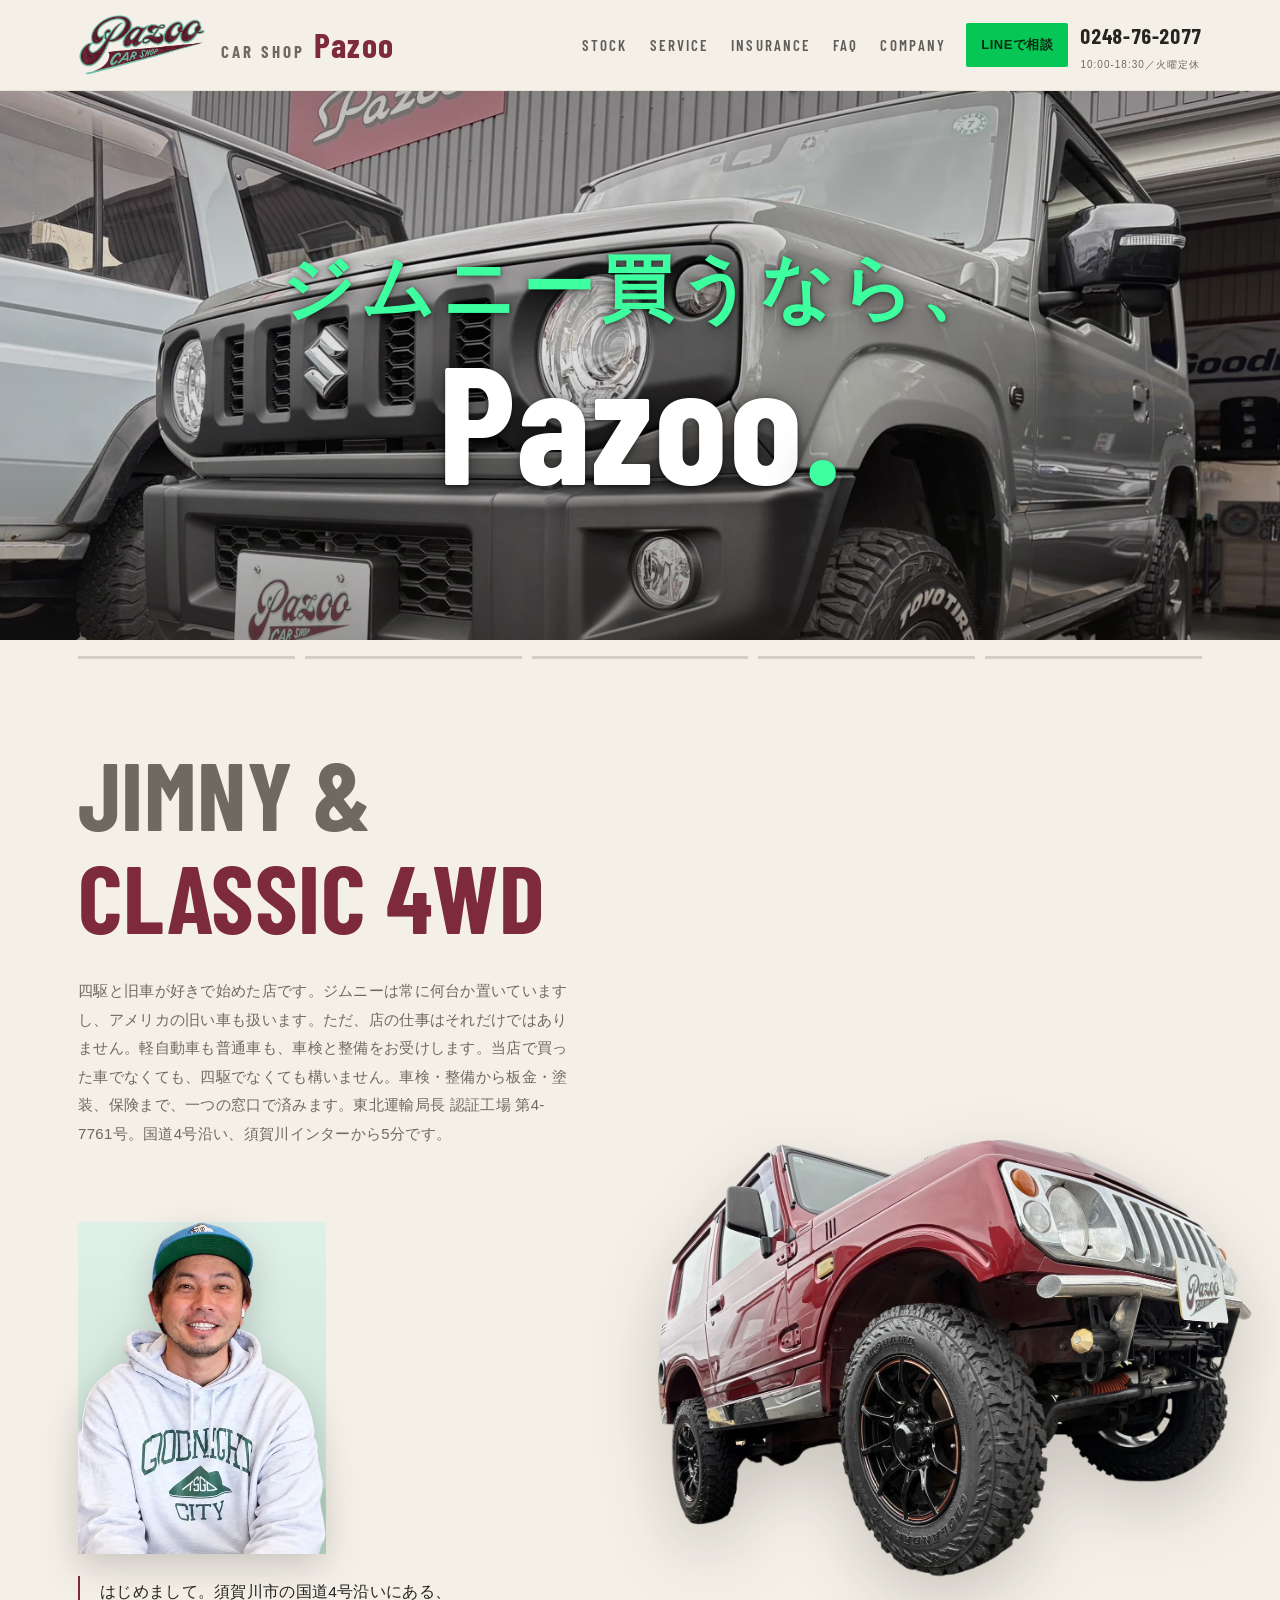
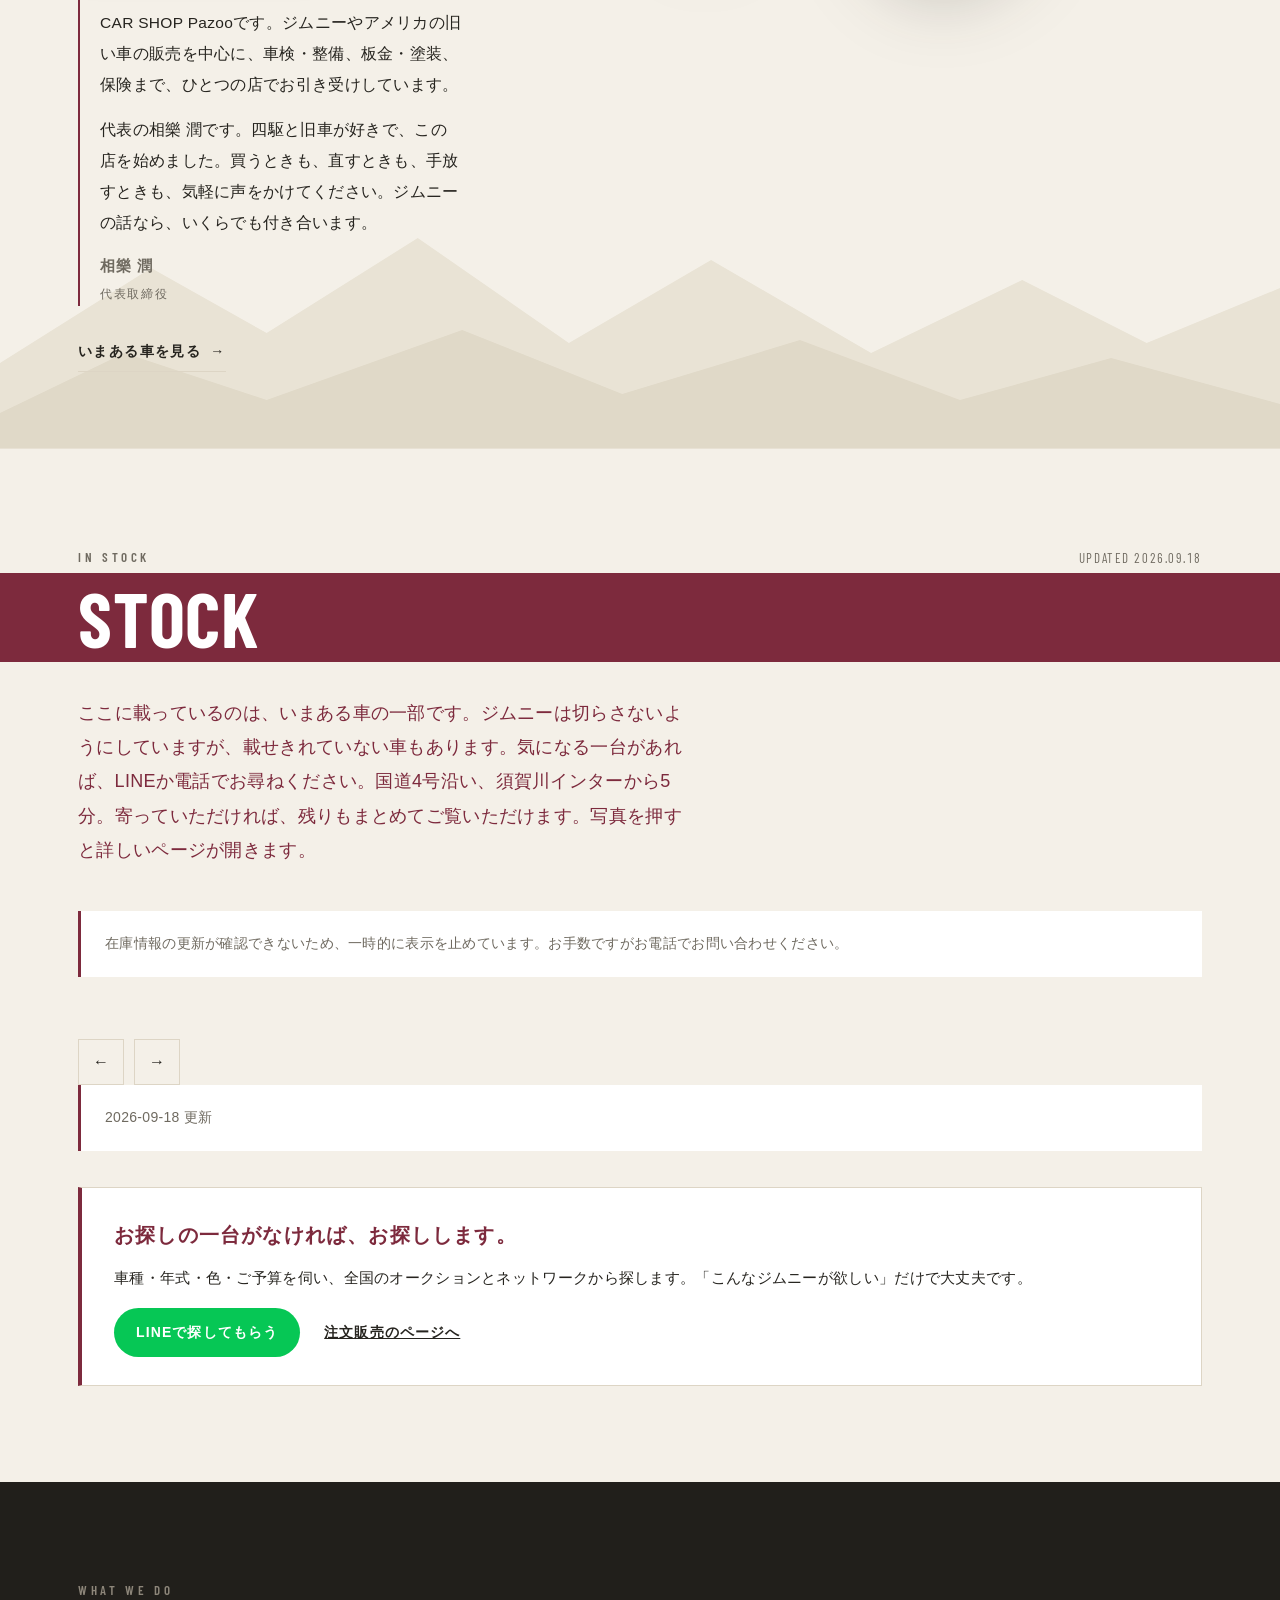
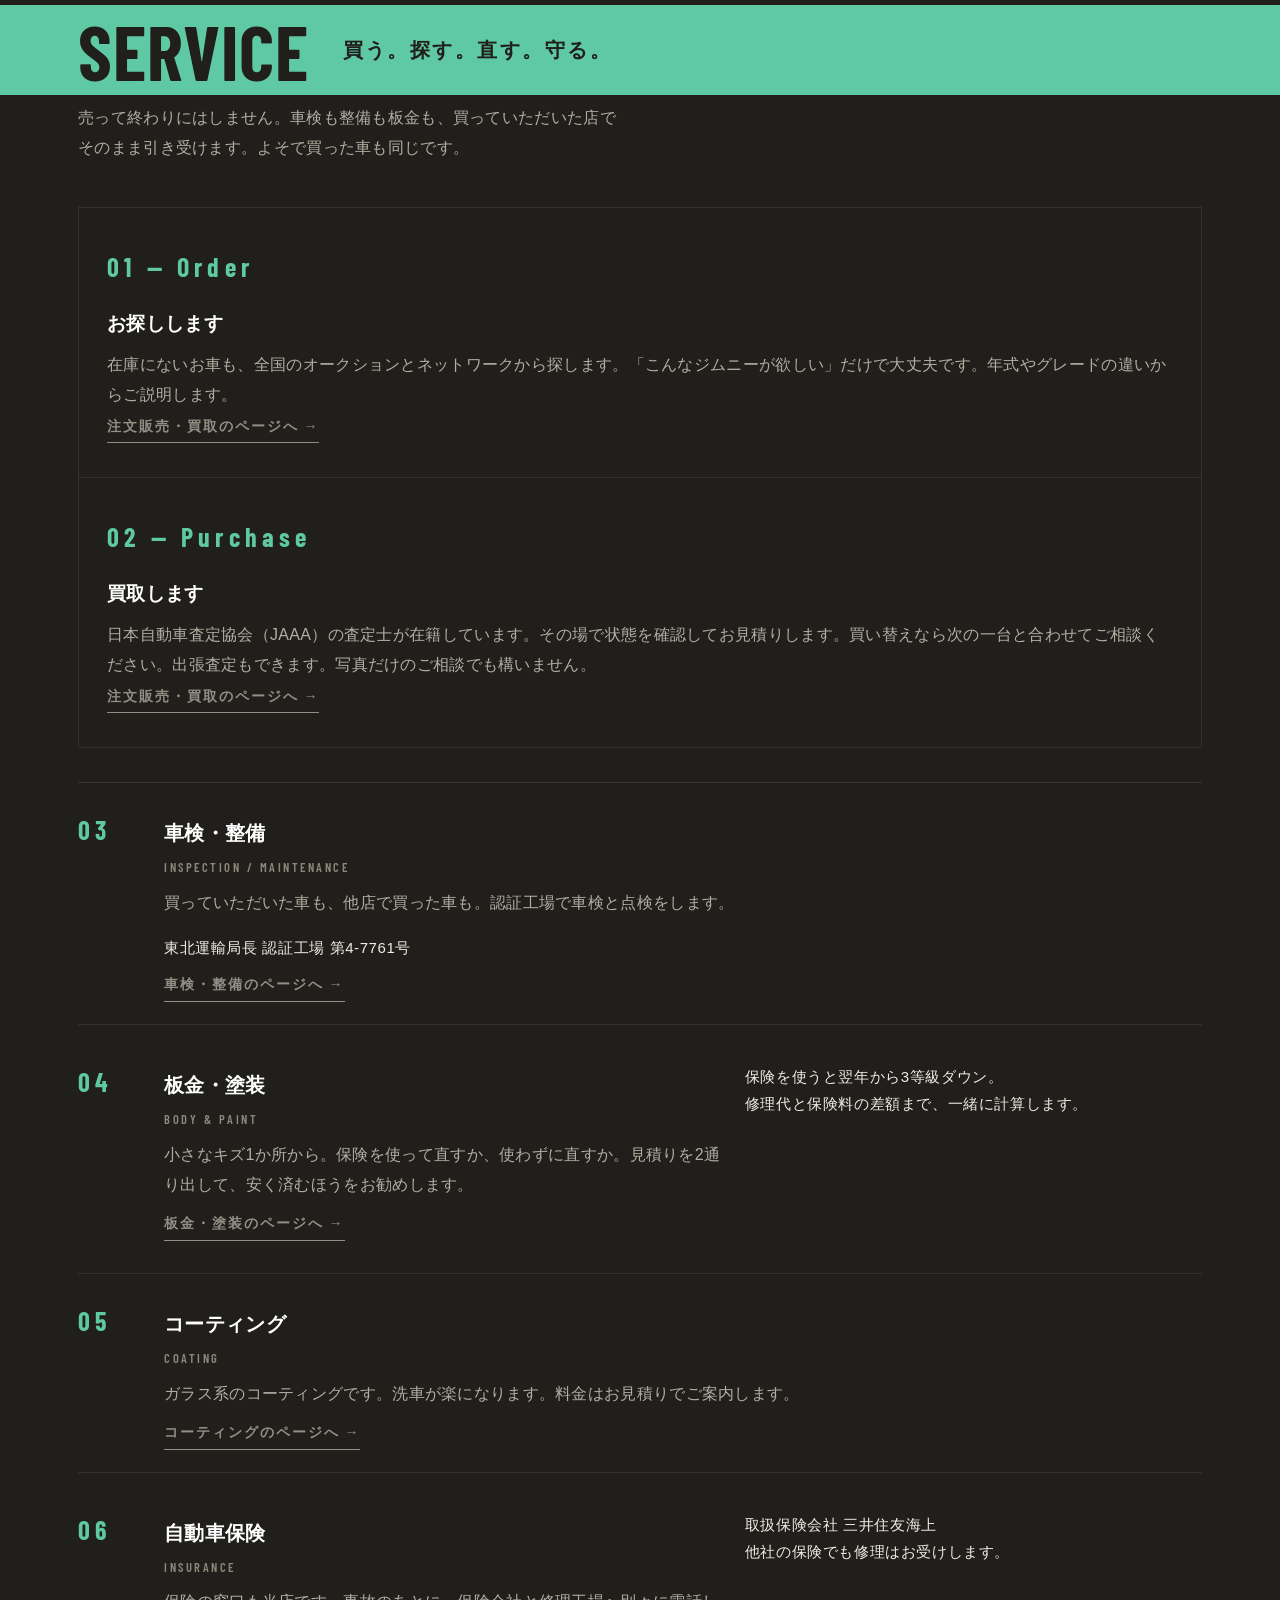
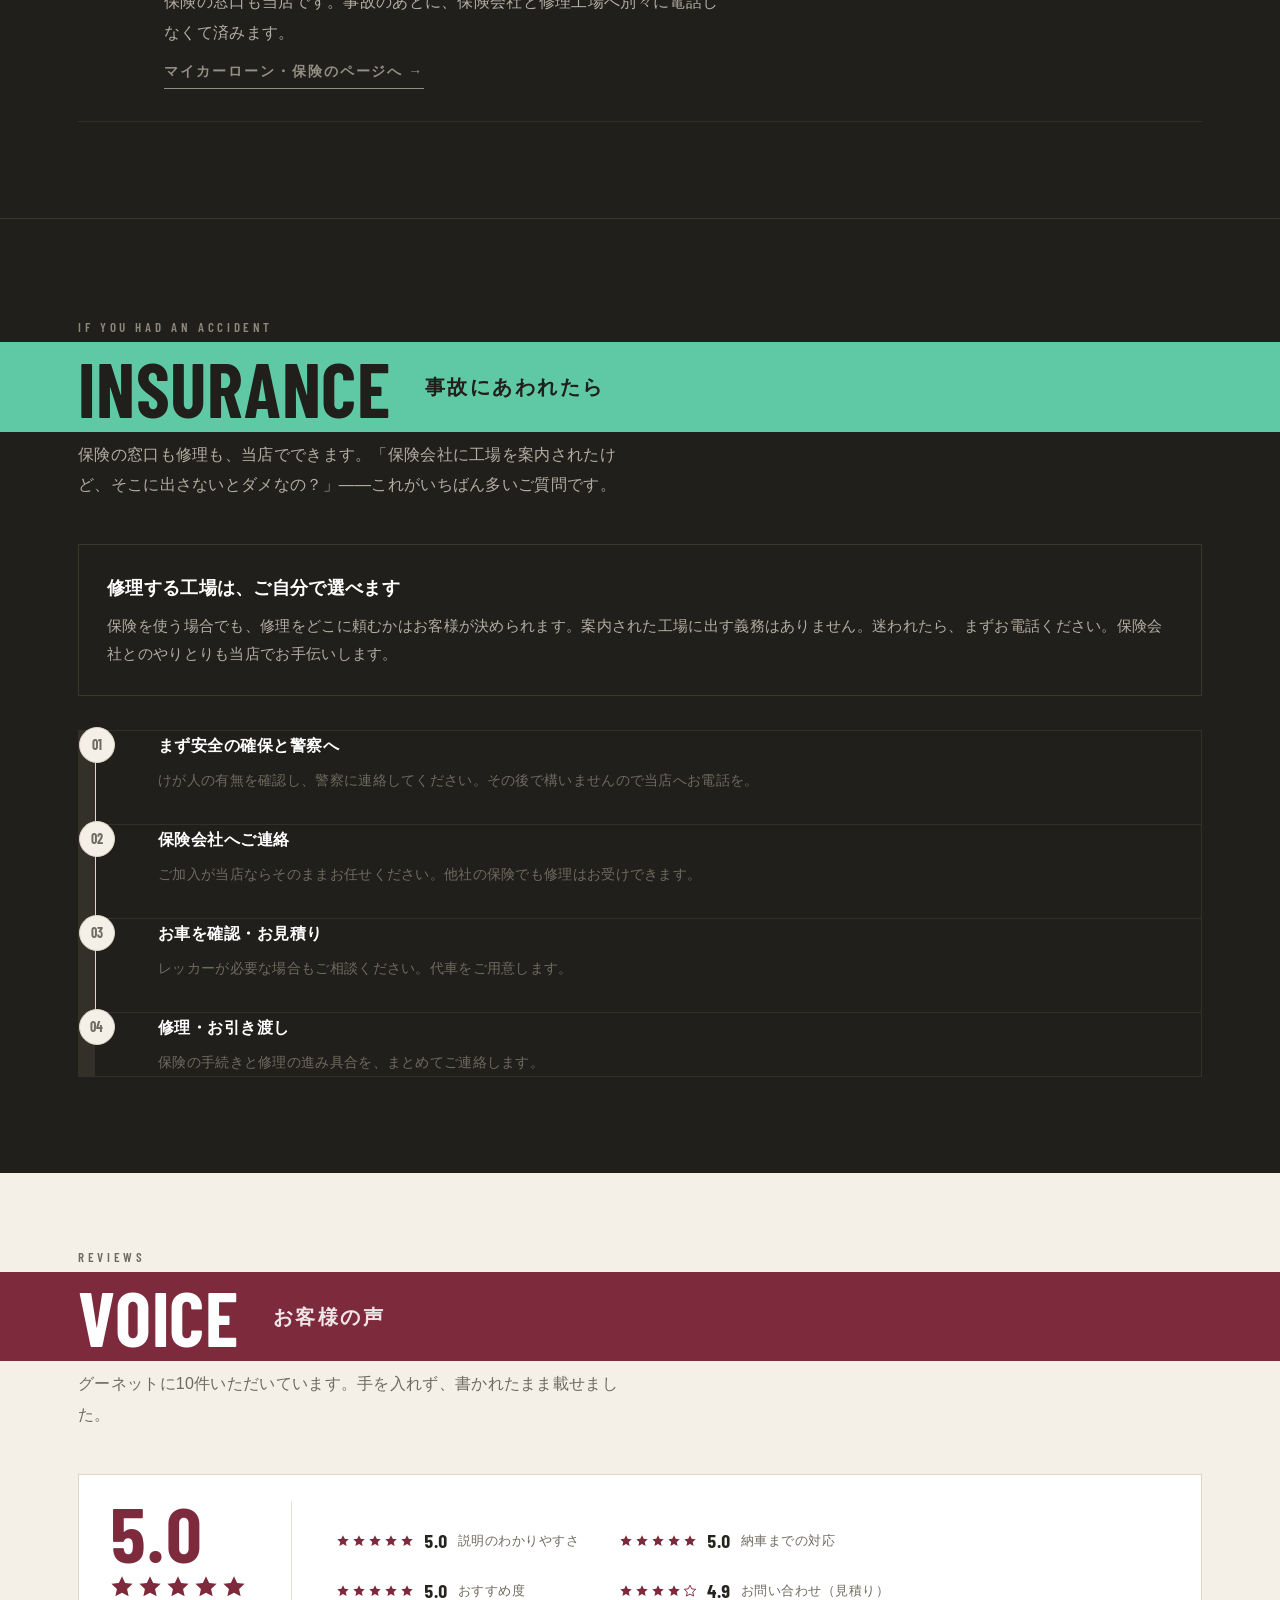
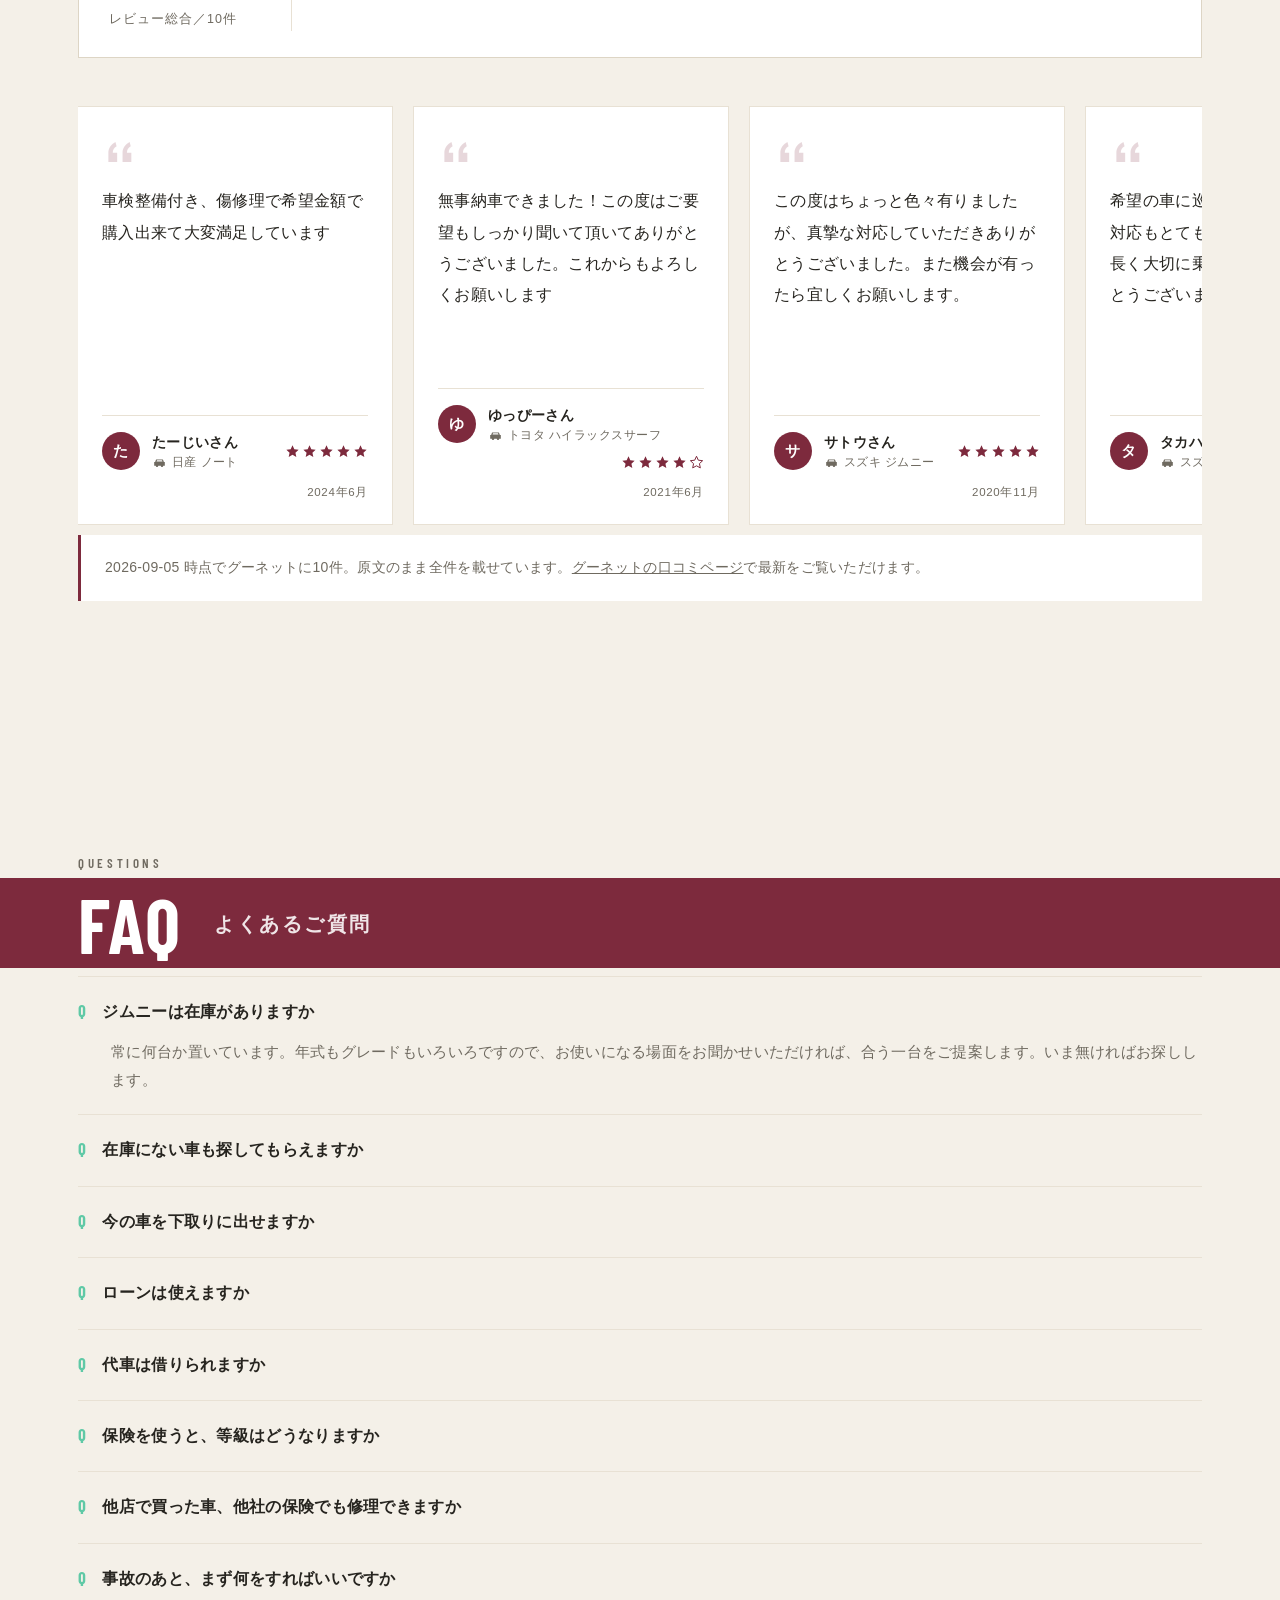
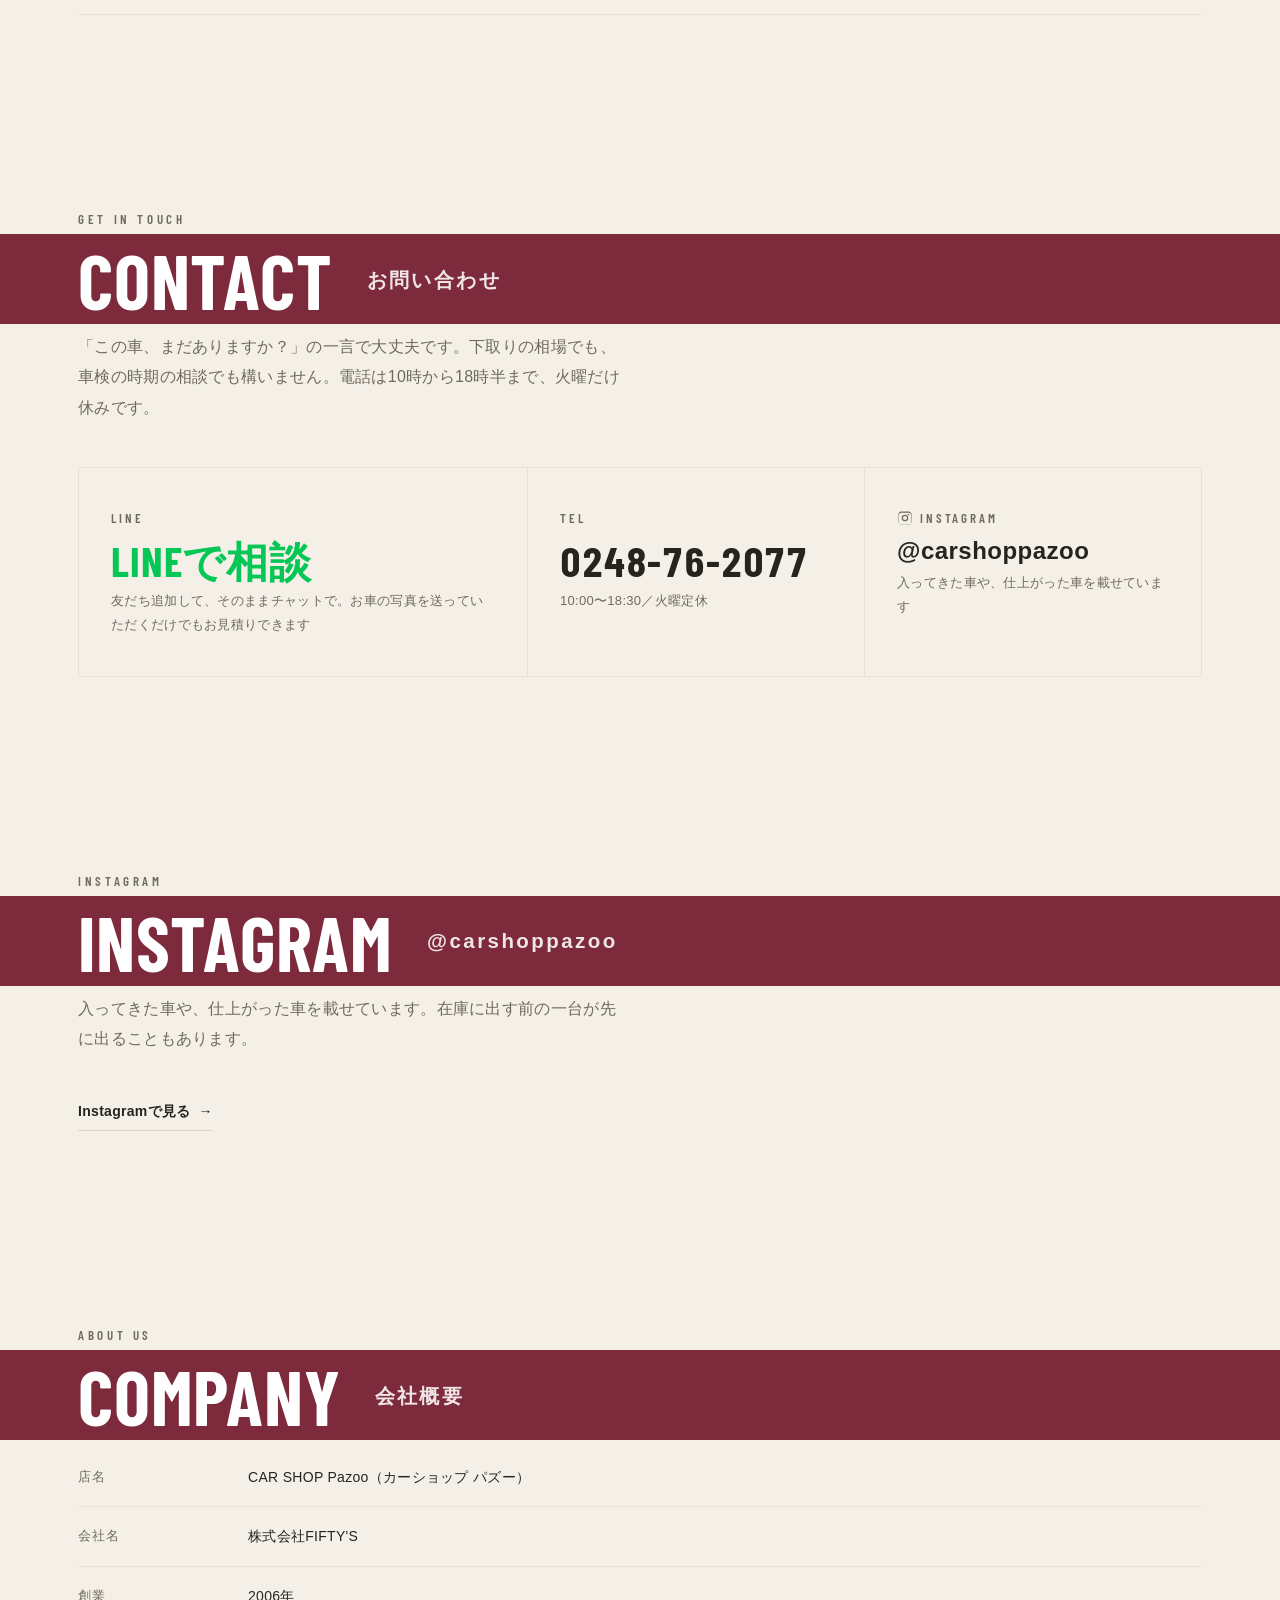
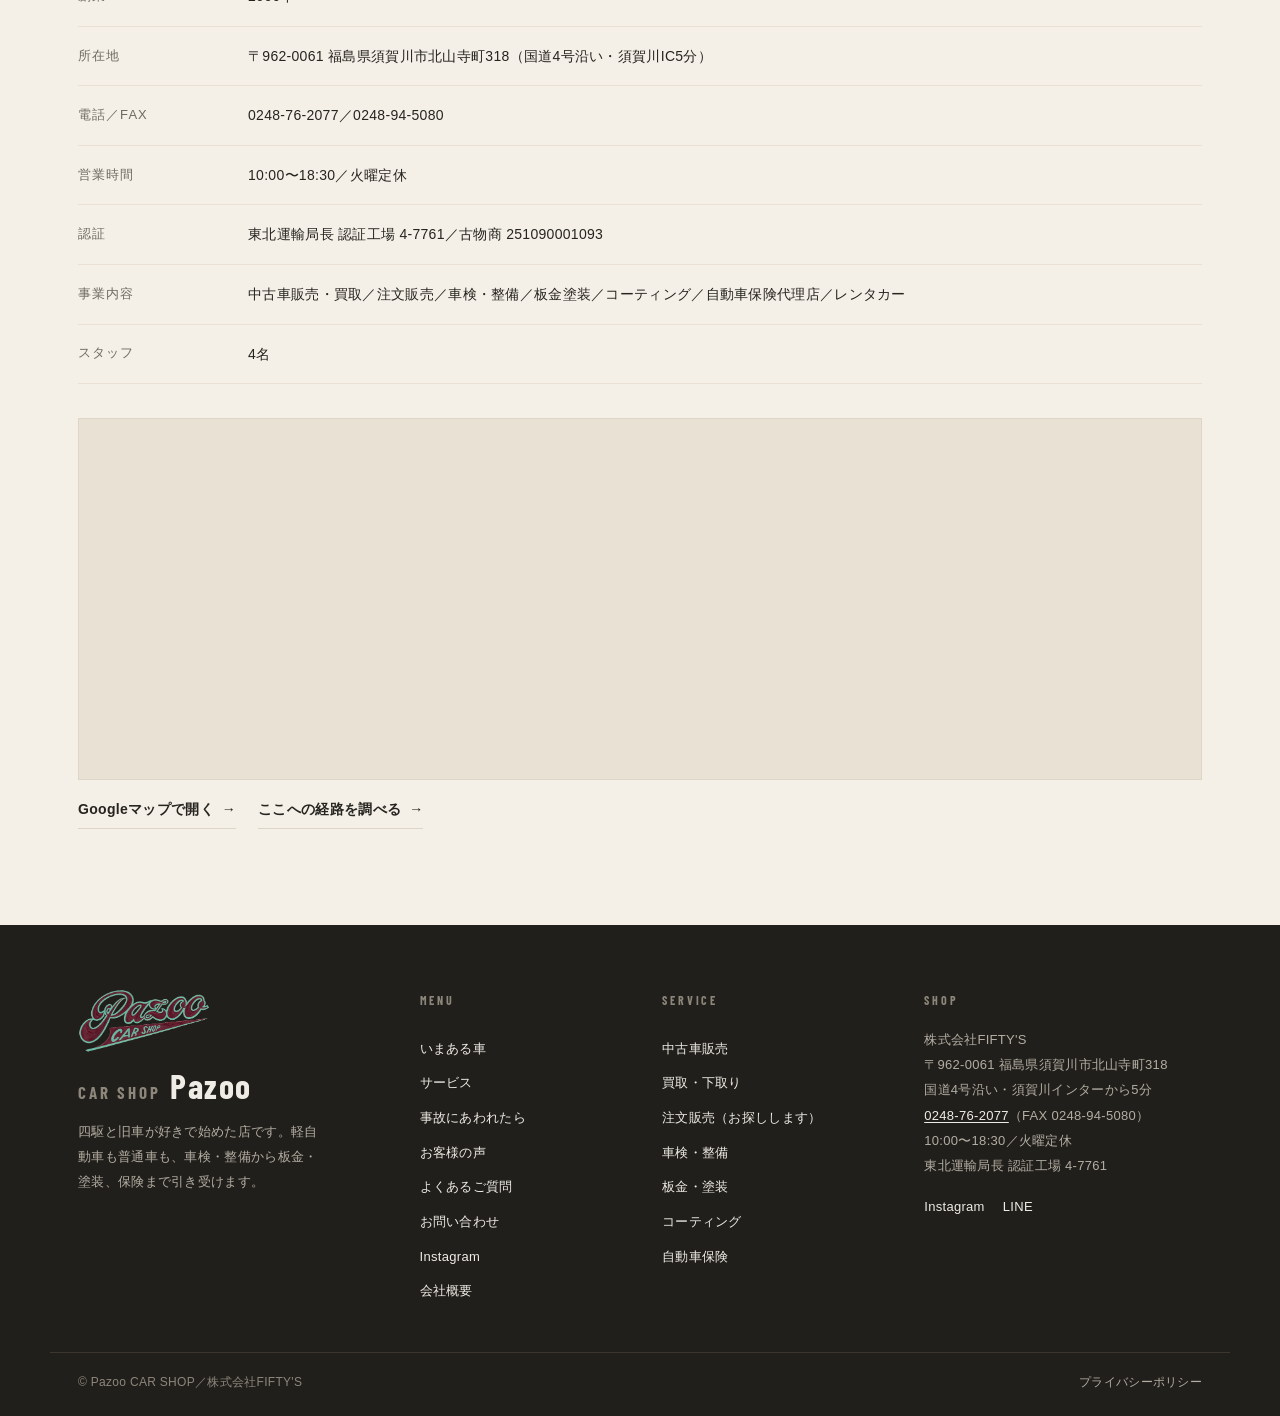
<file: index.html>
<!DOCTYPE html>
<html lang="ja">
<head>
<meta charset="utf-8">
<meta name="viewport" content="width=device-width, initial-scale=1">
<meta name="robots" content="noindex,nofollow"><!-- STAGING-NOINDEX 2026-09-09 入れ替え公開時に削除 -->
<title>CarShop Pazoo | 福島県須賀川市の中古車販売・買取・車検・整備・板金塗装</title>
<meta name="description" content="福島県須賀川市の中古車販売・買取なら CarShop Pazoo（カーショップ パズー）。車検・整備、板金・塗装、カーコーティング、マイカーローン、自動車保険まで、クルマのことはなんでもお任せください。">
  <link rel="stylesheet" href="assets/fonts/fonts.css">
<link rel="stylesheet" href="assets/css/pazoo-2609.css">

<!-- ▼ SEO強化(head内追加のみ・既存の見た目/機能に不触) 2026-07-30 ルイージ追加 ─ 水野谷方式の横展開 =========
     ★NAP（店名・住所・電話）は2026-07-30時点で未確認。確認が取れ次第この注記を外す:
       - telephone/address … 現行サイト(会社概要)表記を正として実装
       - openingHours … 「10:00-18:30 / 火曜定休」→ 火曜以外を営業日と解釈
       - geo座標 … 現行サイトの地図埋め込みに由来(実位置と誤差の可能性)
     ★NAP変更時は index.html と companyoutline.html の両方のJSON-LDを必ず更新すること(不一致は逆効果)。 -->
<link rel="canonical" href="https://bunchan-groobeat.github.io/pazoo-hp/">
<meta property="og:type" content="website">
<meta property="og:site_name" content="CarShop Pazoo">
<meta property="og:locale" content="ja_JP">
<meta property="og:url" content="https://bunchan-groobeat.github.io/pazoo-hp/">
<meta property="og:title" content="CarShop Pazoo | 福島県須賀川市の中古車販売・買取・車検・整備・板金塗装">
<meta property="og:description" content="福島県須賀川市の中古車販売・買取なら CarShop Pazoo。車検・整備、板金・塗装、カーコーティング、マイカーローン、自動車保険まで、クルマのことはなんでもお任せください。">
<meta property="og:image" content="https://bunchan-groobeat.github.io/pazoo-hp/assets/img/ogp.jpg">
<meta name="twitter:card" content="summary_large_image">
<link rel="icon" href="assets/img/favicon.svg" type="image/svg+xml">
<link rel="apple-touch-icon" href="assets/img/favicon.svg">
<script type="application/ld+json">
{
  "@context": "https://schema.org",
  "@type": ["AutoRepair", "AutoDealer"],
  "foundingDate": "2006",
  "@id": "https://bunchan-groobeat.github.io/pazoo-hp/#business",
  "name": "CarShop Pazoo",
  "legalName": "株式会社FIFTY'S",
  "alternateName": "カーショップ パズー",
  "url": "https://bunchan-groobeat.github.io/pazoo-hp/",
  "image": "https://bunchan-groobeat.github.io/pazoo-hp/assets/img/logo.webp",
  "telephone": "0248-76-2077",
  "faxNumber": "0248-94-5080",
  "email": "pazoo350@hotmail.co.jp",
  "address": {
    "@type": "PostalAddress",
    "postalCode": "962-0061",
    "addressCountry": "JP",
    "addressRegion": "福島県",
    "addressLocality": "須賀川市",
    "streetAddress": "北山寺町318"
  },
  "geo": { "@type": "GeoCoordinates", "latitude": 37.305145, "longitude": 140.366726 },
  "hasMap": "https://www.google.com/maps?cid=9501020526359880822",
  "areaServed": { "@type": "AdministrativeArea", "name": "福島県須賀川市およびその周辺" },
  "openingHoursSpecification": [{
    "@type": "OpeningHoursSpecification",
    "dayOfWeek": ["Monday", "Wednesday", "Thursday", "Friday", "Saturday", "Sunday"],
    "opens": "10:00",
    "closes": "18:30"
  }],
  "sameAs": [
    "https://www.instagram.com/carshoppazoo/",
    "https://www.facebook.com/512649325471960/",
    "https://www.goo-net.com/usedcar_shop/0902905/showroom.html"
  ],
  "makesOffer": [
    { "@type": "Offer", "itemOffered": { "@type": "Service", "name": "車検・整備", "url": "https://bunchan-groobeat.github.io/pazoo-hp/maintenance.html" } },
    { "@type": "Offer", "itemOffered": { "@type": "Service", "name": "板金・塗装", "url": "https://bunchan-groobeat.github.io/pazoo-hp/repair-paint.html" } },
    { "@type": "Offer", "itemOffered": { "@type": "Service", "name": "カーコーティング", "url": "https://bunchan-groobeat.github.io/pazoo-hp/coating.html" } },
    { "@type": "Offer", "itemOffered": { "@type": "Service", "name": "注文販売・買取", "url": "https://bunchan-groobeat.github.io/pazoo-hp/order.html" } },
    { "@type": "Offer", "itemOffered": { "@type": "Service", "name": "マイカーローン", "url": "https://bunchan-groobeat.github.io/pazoo-hp/order-insurance.html" } }
  ]
}
</script>
<!-- FAQPage：画面のFAQから自動生成（tools/build-faq-schema.mjs）。手で書かない -->
<script type="application/ld+json">
{
  "@context": "https://schema.org",
  "@type": "FAQPage",
  "@id": "https://pazoo.co.jp/#faq",
  "mainEntity": [
    {
      "@type": "Question",
      "name": "ジムニーは在庫がありますか",
      "acceptedAnswer": {
        "@type": "Answer",
        "text": "常に何台か置いています。年式もグレードもいろいろですので、お使いになる場面をお聞かせいただければ、合う一台をご提案します。いま無ければお探しします。"
      }
    },
    {
      "@type": "Question",
      "name": "在庫にない車も探してもらえますか",
      "acceptedAnswer": {
        "@type": "Answer",
        "text": "お探しします。車種・年式・色・ご予算を伺い、全国のオークションとネットワークから探します。見つかり次第ご連絡します。"
      }
    },
    {
      "@type": "Question",
      "name": "今の車を下取りに出せますか",
      "acceptedAnswer": {
        "@type": "Answer",
        "text": "できます。JAAAの査定士が在籍していますので、その場で状態を確認してお見積りします。"
      }
    },
    {
      "@type": "Question",
      "name": "ローンは使えますか",
      "acceptedAnswer": {
        "@type": "Answer",
        "text": "ご利用いただけます。お支払い回数のご相談も承ります。オリエントコーポレーション（オリコ）・オリコプロダクトファイナンス・ジャックスのオートローンをお取り扱いしています（50音順）。"
      }
    },
    {
      "@type": "Question",
      "name": "代車は借りられますか",
      "acceptedAnswer": {
        "@type": "Answer",
        "text": "ご用意しています。台数に限りがありますので、ご予約ください。"
      }
    },
    {
      "@type": "Question",
      "name": "保険を使うと、等級はどうなりますか",
      "acceptedAnswer": {
        "@type": "Answer",
        "text": "車両保険を使って修理すると、翌年から3等級下がるのが一般的です。修理代と保険料の増額を比べて、使わないほうが安く済む場合もあります。どちらが得か、当店で一緒に計算できます。"
      }
    },
    {
      "@type": "Question",
      "name": "他店で買った車、他社の保険でも修理できますか",
      "acceptedAnswer": {
        "@type": "Answer",
        "text": "できます。どちらでお車を買われたか、どの保険会社かは問いません。"
      }
    },
    {
      "@type": "Question",
      "name": "事故のあと、まず何をすればいいですか",
      "acceptedAnswer": {
        "@type": "Answer",
        "text": "安全を確保して警察へご連絡ください。そのあとで当店にお電話いただければ、保険の手続きから修理まで順番にご案内します。"
      }
    }
  ]
}
</script>
<!-- /FAQPage -->
</head>
<body>

<svg class="ico-defs" aria-hidden="true" focusable="false" style="position:absolute;width:0;height:0;overflow:hidden">
  <symbol id="i-star" viewBox="0 0 24 24"><path d="M12 2l2.9 6.3 6.9.8-5.1 4.7 1.4 6.8L12 17.3 5.9 20.6l1.4-6.8L2.2 9.1l6.9-.8z"/></symbol>
  <symbol id="i-quote" viewBox="0 0 24 24"><path d="M9.5 5C6.4 6.6 4.5 9.4 4.5 12.6V19h6.2v-6.4H7.6c0-2 .9-3.6 2.7-4.6zM19.5 5c-3.1 1.6-5 4.4-5 7.6V19h6.2v-6.4h-3.1c0-2 .9-3.6 2.7-4.6z"/></symbol>
  <symbol id="i-ig" viewBox="0 0 24 24"><path d="M12 2.2c3.2 0 3.6 0 4.9.1 1.2.1 1.8.2 2.2.4.6.2 1 .5 1.4.9.4.4.7.8.9 1.4.2.4.4 1 .4 2.2.1 1.3.1 1.7.1 4.9s0 3.6-.1 4.9c-.1 1.2-.2 1.8-.4 2.2-.2.6-.5 1-.9 1.4-.4.4-.8.7-1.4.9-.4.2-1 .4-2.2.4-1.3.1-1.7.1-4.9.1s-3.6 0-4.9-.1c-1.2-.1-1.8-.2-2.2-.4-.6-.2-1-.5-1.4-.9-.4-.4-.7-.8-.9-1.4-.2-.4-.4-1-.4-2.2C2.2 15.6 2.2 15.2 2.2 12s0-3.6.1-4.9c.1-1.2.2-1.8.4-2.2.2-.6.5-1 .9-1.4.4-.4.8-.7 1.4-.9.4-.2 1-.4 2.2-.4C8.4 2.2 8.8 2.2 12 2.2zm0 1.8c-3.1 0-3.5 0-4.7.1-1.1.1-1.7.2-2.1.3-.5.2-.9.4-1.2.8-.4.3-.6.7-.8 1.2-.1.4-.3 1-.3 2.1-.1 1.2-.1 1.6-.1 4.7s0 3.5.1 4.7c.1 1.1.2 1.7.3 2.1.2.5.4.9.8 1.2.3.4.7.6 1.2.8.4.1 1 .3 2.1.3 1.2.1 1.6.1 4.7.1s3.5 0 4.7-.1c1.1-.1 1.7-.2 2.1-.3.5-.2.9-.4 1.2-.8.4-.3.6-.7.8-1.2.1-.4.3-1 .3-2.1.1-1.2.1-1.6.1-4.7s0-3.5-.1-4.7c-.1-1.1-.2-1.7-.3-2.1-.2-.5-.4-.9-.8-1.2-.3-.4-.7-.6-1.2-.8-.4-.1-1-.3-2.1-.3-1.2-.1-1.6-.1-4.7-.1zm0 3.1a4.9 4.9 0 110 9.8 4.9 4.9 0 010-9.8zm0 1.8a3.1 3.1 0 100 6.2 3.1 3.1 0 000-6.2zm5.1-3.2a1.15 1.15 0 110 2.3 1.15 1.15 0 010-2.3z"/></symbol>
  <symbol id="i-car" viewBox="0 0 24 24"><path d="M5 11l1.5-4h11L19 11h1.5v6H18a2 2 0 11-4 0h-4a2 2 0 11-4 0H3.5v-6H5zm2.2-.5h9.6L15.9 8.5H8.1z"/></symbol>
</svg>

<header class="hd">
  <div class="wrap">
    <div class="logo">
      <img id="logo" alt="Pazoo CAR SHOP" hidden>
      <span class="txt" id="logoTxt">Pazoo</span>
      <span class="brandtxt"><small>CAR SHOP</small>Pazoo</span>
    </div>
    <nav>
      <a href="#stock">Stock</a>
      <a href="#service">Service</a>
      <a href="order-insurance.html">Insurance</a>
      <a href="#faq">FAQ</a>
      <a href="companyoutline.html">Company</a>
    </nav>
    <div class="cta">
      <a class="line" href="https://lin.ee/tHzevLr" target="_blank" rel="noopener">LINEで相談</a>
      <a class="tel" href="tel:0248762077">0248-76-2077<small>10:00-18:30／火曜定休</small></a>
      <button type="button" class="menu" id="menuBtn" aria-controls="drawer" aria-expanded="false" aria-label="メニューを開く"><span></span><span></span><span></span></button>
    </div>
  </div>
</header>
<!-- 3本線メニューの中身。ヘッダー（sticky＋backdrop-filter）の中に置くと position:fixed の基準がヘッダーになって出ないので、外に置く -->
<nav class="drawer" id="drawer" aria-label="メニュー">
  <a href="#stock">Stock<small>いまある車</small></a>
  <a href="#service">Service<small>買う。探す。直す。守る。</small></a>
  <a href="#insurance">Insurance<small>事故にあわれたら</small></a>
  <a href="#voice">Voice<small>お客様の声</small></a>
  <a href="#faq">FAQ<small>よくあるご質問</small></a>
  <a href="#contact">Contact<small>お問い合わせ</small></a>
  <a href="#insta">Instagram<small>@carshoppazoo</small></a>
  <a href="#company">Company<small>会社概要</small></a>
  <div class="drawer-cta"><a class="line" href="https://lin.ee/tHzevLr" target="_blank" rel="noopener">LINEで相談</a><a class="tel" href="tel:0248762077">0248-76-2077</a></div>
</nav>

<div class="hero">
  <div class="bg" id="hbg">
    <img srcset="assets/img/main/mv-jb64-front-780w.webp 780w, assets/img/main/mv-jb64-front.webp 1477w" sizes="(max-width: 390px) 100vw, (max-width: 768px) 100vw, (max-width: 1280px) 100vw, 100vw" class="slide on p-front" src="assets/img/main/mv-jb64-front.webp" width="1477" height="1108" alt="店の前に停めたジムニー（JB64・グレー）">
    <img srcset="assets/img/main/mv1-812w.webp 812w, assets/img/main/mv1-1598w.webp 1598w, assets/img/main/mv1.webp 1600w" sizes="(max-width: 390px) 100vw, (max-width: 768px) 100vw, (max-width: 1280px) 100vw, 100vw" class="slide" src="assets/img/main/mv1.webp" width="1600" height="505" alt="Pazoo 店舗外観と展示車">
    <img srcset="assets/img/main/mv2-812w.webp 812w, assets/img/main/mv2-1598w.webp 1598w, assets/img/main/mv2.webp 1600w" sizes="(max-width: 390px) 100vw, (max-width: 768px) 100vw, (max-width: 1280px) 100vw, 100vw" class="slide" src="assets/img/main/mv2.webp" width="1600" height="505" alt="展示車の並び">
    <img srcset="assets/img/main/mv3-812w.webp 812w, assets/img/main/mv3-1598w.webp 1598w, assets/img/main/mv3.webp 1600w" sizes="(max-width: 390px) 100vw, (max-width: 768px) 100vw, (max-width: 1280px) 100vw, 100vw" class="slide" src="assets/img/main/mv3.webp" width="1600" height="505" alt="店内の待合スペース">
    <img class="slide" src="assets/img/main/mv4.webp" width="950" height="300" alt="仕上がったお車">
  </div>
  <h1 class="hero-copy"><!-- トップの見出し（検品 2026-09-19・社長OK） -->
    <span class="l1">ジムニー買うなら、</span>
    <span class="l2">Pazoo<i>.</i></span>
  </h1>
</div>
<div class="wrap"><div class="bars" id="bars" role="group" aria-label="トップ写真の切り替え">
  <button type="button" class="on" data-i="0" aria-label="1枚目"><span></span></button>
  <button type="button" data-i="1" aria-label="2枚目"><span></span></button>
  <button type="button" data-i="2" aria-label="3枚目"><span></span></button>
  <button type="button" data-i="3" aria-label="4枚目"><span></span></button>
  <button type="button" data-i="4" aria-label="5枚目"><span></span></button>
</div></div>

<section class="intro">
  <div class="wrap">
    <div class="intro-grid">
      <div class="intro-txt">
    <p class="big anime"><span class="ani_txt"><span>JIMNY &amp;</span></span><br><span class="ani_txt w1"><span><em>CLASSIC 4WD</em></span></span></p>
    <p class="anime ani_slideup d1">四駆と旧車が好きで始めた店です。ジムニーは常に何台か置いていますし、アメリカの旧い車も扱います。ただ、店の仕事はそれだけではありません。軽自動車も普通車も、車検と整備をお受けします。当店で買った車でなくても、四駆でなくても構いません。車検・整備から板金・塗装、保険まで、一つの窓口で済みます。東北運輸局長 認証工場 第4-7761号。国道4号沿い、須賀川インターから5分です。</p>
    <div class="owner-row anime ani_fade d2">
      <div class="owner-photo"><img src="assets/img/daihyo.webp" width="720" height="963" loading="lazy" alt="CarShop Pazoo 代表取締役の相樂潤さん。緑と青のキャップにグレーのパーカー姿で笑っている"></div>
      <blockquote class="owner">
        <!-- 2026-09-19 仮の文（社長指示で「はじめまして→お店→自分」の順に書き直し）。ご本人の言葉が届いたら差し替える -->
        <p>はじめまして。須賀川市の国道4号沿いにある、CAR SHOP Pazooです。ジムニーやアメリカの旧い車の販売を中心に、車検・整備、板金・塗装、保険まで、ひとつの店でお引き受けしています。</p>
        <p>代表の相樂 潤です。四駆と旧車が好きで、この店を始めました。買うときも、直すときも、手放すときも、気軽に声をかけてください。ジムニーの話なら、いくらでも付き合います。</p>
        <cite>相樂 潤<span>代表取締役</span></cite>
      </blockquote>
    </div>
        <a class="stock-link anime ani_fade d2" href="#stock">いまある車を見る</a>
      </div>
      <div class="intro-car anime ani_drivein">
        <img srcset="assets/img/main/jimny-cutout-350w.webp 350w, assets/img/main/jimny-cutout-380w.webp 380w, assets/img/main/jimny-cutout.webp 1388w" sizes="(max-width: 390px) 45vw, (max-width: 768px) 25vw, (max-width: 1280px) 47vw, 766px" src="assets/img/main/jimny-cutout.webp" width="1388" height="1018" alt="Pazooで扱う旧型ジムニー。リフトアップして大径タイヤを履いたワインレッドの一台">      </div>
    </div>
      </div>
</section>

<section id="stock">
  <div class="wrap">
    <div class="stock-head">
      <div>
        <p class="eyebrow anime ani_fade">In Stock</p>
        <h2 class="h2 anime"><span class="ani_txt w1"><span>Stock</span></span></h2><!-- 和文の添え字「いまある車」は外した（2026-09-05 決定） -->
      </div>
      <span class="updated">UPDATED <span id="upd">2026.09.02</span></span>
    </div>
    <p class="lead anime ani_slideup d1">ここに載っているのは、いまある車の一部です。ジムニーは切らさないようにしていますが、載せきれていない車もあります。気になる一台があれば、LINEか電話でお尋ねください。国道4号沿い、須賀川インターから5分。寄っていただければ、残りもまとめてご覧いただけます。写真を押すと詳しいページが開きます。</p>
    <div class="railbox anime ani_slideup d2">
      <div class="rail" id="rail" role="region" tabindex="0" aria-label="在庫一覧（横にスクロールします）"></div>
      <button type="button" class="rail-hint" id="railHint" aria-label="在庫を次へ送る">→</button>
    </div>
    <div class="railctl anime ani_fade d2">
      <button type="button" id="prev" aria-label="前へ">←</button>
      <button type="button" id="next" aria-label="次へ">→</button>
    </div>
    <p class="note">
      <span id="updNote">2026-09-02</span> 更新
    </p>
    <!-- 在庫に無ければ探す店、と読ませる（社長 2026-09-19「お探しします。入れて」） -->
    <div class="stock-search anime ani_fade d2">
      <p class="ss-t">お探しの一台がなければ、<span class="nb">お探しします。</span></p>
      <p>車種・年式・色・ご予算を伺い、全国のオークションとネットワークから探します。「こんなジムニーが欲しい」だけで大丈夫です。</p>
      <p class="ss-act"><a class="ss-line" href="https://lin.ee/tHzevLr" target="_blank" rel="noopener">LINEで探してもらう</a><a href="order.html">注文販売のページへ</a></p>
    </div>
  </div>
</section>

<section id="service" class="dark">
  <div class="wrap">
    <p class="eyebrow anime ani_fade">What We Do</p>
    <h2 class="h2 anime"><span class="ani_txt w1"><span>Service</span></span><span class="ja ani_fade d2">買う。探す。直す。守る。</span></h2>
    <p class="lead anime ani_slideup d1">売って終わりにはしません。車検も整備も板金も、買っていただいた店でそのまま引き受けます。よそで買った車も同じです。</p>
    <div class="grid g1 anime ani_slideup d1"><!-- 01→02 を縦に並べる（社長 2026-09-18「02は01の下にして」） -->
      <div class="cell">
        <p class="no">01 — Order</p>
        <h3>お探しします</h3>
        <p>在庫にないお車も、全国のオークションとネットワークから探します。「こんなジムニーが欲しい」だけで大丈夫です。年式やグレードの違いからご説明します。</p>
              <p class="more"><a href="order.html">注文販売・買取のページへ</a></p>
      </div>
      <div class="cell">
        <p class="no">02 — Purchase</p>
        <h3>買取します</h3>
        <p>日本自動車査定協会（JAAA）の査定士が在籍しています。その場で状態を確認してお見積りします。買い替えなら次の一台と合わせてご相談ください。出張査定もできます。写真だけのご相談でも構いません。</p>
              <p class="more"><a href="order.html">注文販売・買取のページへ</a></p>
      </div>
    </div>
    <ol class="ledger anime ani_slideup d2">
      <li><span class="no">03</span><div><h3>車検・整備<small>Inspection / Maintenance</small></h3><p>買っていただいた車も、他店で買った車も。認証工場で車検と点検をします。</p><p class="fact">東北運輸局長 認証工場 第4-7761号</p><p class="more"><a href="maintenance.html">車検・整備のページへ</a></p></div></li>
      <li class="wide"><span class="no">04</span><div><h3>板金・塗装<small>Body &amp; Paint</small></h3><p>小さなキズ1か所から。保険を使って直すか、使わずに直すか。見積りを2通り出して、安く済むほうをお勧めします。</p><p class="more"><a href="repair-paint.html">板金・塗装のページへ</a></p></div><p class="fact">保険を使うと翌年から3等級ダウン。<br>修理代と保険料の差額まで、一緒に計算します。</p></li>
      <li><span class="no">05</span><div><h3>コーティング<small>Coating</small></h3><p>ガラス系のコーティングです。洗車が楽になります。料金はお見積りでご案内します。</p><p class="more"><a href="coating.html">コーティングのページへ</a></p></div></li>
      <li class="wide"><span class="no">06</span><div><h3>自動車保険<small>Insurance</small></h3><p>保険の窓口も当店です。事故のあとに、保険会社と修理工場へ別々に電話しなくて済みます。</p><p class="more"><a href="order-insurance.html">マイカーローン・保険のページへ</a></p></div><p class="fact">取扱保険会社 三井住友海上<br>他社の保険でも修理はお受けします。</p></li>
    </ol>
  </div>
</section>

<section id="insurance" class="dark">
  <div class="wrap">
    <p class="eyebrow anime ani_fade">If You Had An Accident</p>
    <h2 class="h2 anime"><span class="ani_txt w1"><span>Insurance</span></span><span class="ja ani_fade d2">事故にあわれたら</span></h2>
    <p class="lead anime ani_slideup d1">保険の窓口も修理も、当店でできます。「保険会社に工場を案内されたけど、そこに出さないとダメなの？」——これがいちばん多いご質問です。</p>
    <div class="pin anime ani_slideup d1">
      <h3>修理する工場は、ご自分で選べます</h3>
      <p>保険を使う場合でも、修理をどこに頼むかはお客様が決められます。案内された工場に出す義務はありません。迷われたら、まずお電話ください。保険会社とのやりとりも当店でお手伝いします。</p>
    </div>
    <ol class="flow anime ani_slideup d2">
      <li><div><h4>まず安全の確保と警察へ</h4><p>けが人の有無を確認し、警察に連絡してください。その後で構いませんので当店へお電話を。</p></div></li>
      <li><div><h4>保険会社へご連絡</h4><p>ご加入が当店ならそのままお任せください。他社の保険でも修理はお受けできます。</p></div></li>
      <li><div><h4>お車を確認・お見積り</h4><p>レッカーが必要な場合もご相談ください。代車をご用意します。</p></div></li>
      <li><div><h4>修理・お引き渡し</h4><p>保険の手続きと修理の進み具合を、まとめてご連絡します。</p></div></li>
    </ol>
  </div>
</section>

<section id="voice">
  <div class="wrap">
    <p class="eyebrow anime ani_fade">Reviews</p>
    <h2 class="h2 anime"><span class="ani_txt w1"><span>Voice</span></span><span class="ja ani_fade d2">お客様の声</span></h2>
    <p class="lead anime ani_slideup d1">グーネットに10件いただいています。手を入れず、書かれたまま載せました。</p>

    <div class="scorebar anime ani_fade d1">
      <div class="sh">
        <b>5.0</b>
        <span class="stars"><svg class="st" aria-hidden="true"><use href="#i-star"/></svg><svg class="st" aria-hidden="true"><use href="#i-star"/></svg><svg class="st" aria-hidden="true"><use href="#i-star"/></svg><svg class="st" aria-hidden="true"><use href="#i-star"/></svg><svg class="st" aria-hidden="true"><use href="#i-star"/></svg></span>
        <span class="shcap">レビュー総合／10件</span>
      </div>
      <ul class="scores">
        <li><span class="stars sm"><svg class="st" aria-hidden="true"><use href="#i-star"/></svg><svg class="st" aria-hidden="true"><use href="#i-star"/></svg><svg class="st" aria-hidden="true"><use href="#i-star"/></svg><svg class="st" aria-hidden="true"><use href="#i-star"/></svg><svg class="st" aria-hidden="true"><use href="#i-star"/></svg></span><b>5.0</b><span>説明のわかりやすさ</span></li>
        <li><span class="stars sm"><svg class="st" aria-hidden="true"><use href="#i-star"/></svg><svg class="st" aria-hidden="true"><use href="#i-star"/></svg><svg class="st" aria-hidden="true"><use href="#i-star"/></svg><svg class="st" aria-hidden="true"><use href="#i-star"/></svg><svg class="st" aria-hidden="true"><use href="#i-star"/></svg></span><b>5.0</b><span>納車までの対応</span></li>
        <li><span class="stars sm"><svg class="st" aria-hidden="true"><use href="#i-star"/></svg><svg class="st" aria-hidden="true"><use href="#i-star"/></svg><svg class="st" aria-hidden="true"><use href="#i-star"/></svg><svg class="st" aria-hidden="true"><use href="#i-star"/></svg><svg class="st" aria-hidden="true"><use href="#i-star"/></svg></span><b>5.0</b><span>おすすめ度</span></li>
        <li><span class="stars sm"><svg class="st" aria-hidden="true"><use href="#i-star"/></svg><svg class="st" aria-hidden="true"><use href="#i-star"/></svg><svg class="st" aria-hidden="true"><use href="#i-star"/></svg><svg class="st" aria-hidden="true"><use href="#i-star"/></svg><svg class="st half" aria-hidden="true"><use href="#i-star"/></svg></span><b>4.9</b><span>お問い合わせ（見積り）</span></li>
      </ul>
    </div>

    <div class="voices anime ani_slideup d1" id="voices" tabindex="0" aria-label="お客様の声（横にスクロールします）">
      <div class="vtrack" id="vtrack">
        <article class="vcard">
          <svg class="qmark" aria-hidden="true"><use href="#i-quote"/></svg>
          <p class="vtext">車検整備付き、傷修理で希望金額で購入出来て大変満足しています</p>
          <div class="vmeta">
            <span class="avatar" aria-hidden="true">た</span>
            <span class="vwho"><b>たーじいさん</b><span class="vcar"><svg class="ic" aria-hidden="true"><use href="#i-car"/></svg>日産 ノート</span></span>
            <span class="vstars" role="img" aria-label="評価5"><svg class="st" aria-hidden="true"><use href="#i-star"/></svg><svg class="st" aria-hidden="true"><use href="#i-star"/></svg><svg class="st" aria-hidden="true"><use href="#i-star"/></svg><svg class="st" aria-hidden="true"><use href="#i-star"/></svg><svg class="st" aria-hidden="true"><use href="#i-star"/></svg></span>
            <time>2024年6月</time>
          </div>
        </article>
        <article class="vcard">
          <svg class="qmark" aria-hidden="true"><use href="#i-quote"/></svg>
          <p class="vtext">無事納車できました！この度はご要望もしっかり聞いて頂いてありがとうございました。これからもよろしくお願いします</p>
          <div class="vmeta">
            <span class="avatar" aria-hidden="true">ゆ</span>
            <span class="vwho"><b>ゆっぴーさん</b><span class="vcar"><svg class="ic" aria-hidden="true"><use href="#i-car"/></svg>トヨタ ハイラックスサーフ</span></span>
            <span class="vstars" role="img" aria-label="評価4.5"><svg class="st" aria-hidden="true"><use href="#i-star"/></svg><svg class="st" aria-hidden="true"><use href="#i-star"/></svg><svg class="st" aria-hidden="true"><use href="#i-star"/></svg><svg class="st" aria-hidden="true"><use href="#i-star"/></svg><svg class="st half" aria-hidden="true"><use href="#i-star"/></svg></span>
            <time>2021年6月</time>
          </div>
        </article>
        <article class="vcard">
          <svg class="qmark" aria-hidden="true"><use href="#i-quote"/></svg>
          <p class="vtext">この度はちょっと色々有りましたが、真摯な対応していただきありがとうございました。また機会が有ったら宜しくお願いします。</p>
          <div class="vmeta">
            <span class="avatar" aria-hidden="true">サ</span>
            <span class="vwho"><b>サトウさん</b><span class="vcar"><svg class="ic" aria-hidden="true"><use href="#i-car"/></svg>スズキ ジムニー</span></span>
            <span class="vstars" role="img" aria-label="評価5"><svg class="st" aria-hidden="true"><use href="#i-star"/></svg><svg class="st" aria-hidden="true"><use href="#i-star"/></svg><svg class="st" aria-hidden="true"><use href="#i-star"/></svg><svg class="st" aria-hidden="true"><use href="#i-star"/></svg><svg class="st" aria-hidden="true"><use href="#i-star"/></svg></span>
            <time>2020年11月</time>
          </div>
        </article>
        <article class="vcard">
          <svg class="qmark" aria-hidden="true"><use href="#i-quote"/></svg>
          <p class="vtext">希望の車に巡り合えて、お店の方の対応もとても親切で良かったです。長く大切に乗っていきます。ありがとうございました。</p>
          <div class="vmeta">
            <span class="avatar" aria-hidden="true">タ</span>
            <span class="vwho"><b>タカハシさん</b><span class="vcar"><svg class="ic" aria-hidden="true"><use href="#i-car"/></svg>スズキ ジムニー</span></span>
            <span class="vstars" role="img" aria-label="評価5"><svg class="st" aria-hidden="true"><use href="#i-star"/></svg><svg class="st" aria-hidden="true"><use href="#i-star"/></svg><svg class="st" aria-hidden="true"><use href="#i-star"/></svg><svg class="st" aria-hidden="true"><use href="#i-star"/></svg><svg class="st" aria-hidden="true"><use href="#i-star"/></svg></span>
            <time>2019年6月</time>
          </div>
        </article>
        <article class="vcard">
          <svg class="qmark" aria-hidden="true"><use href="#i-quote"/></svg>
          <p class="vtext">接客も丁寧で、入りやすいお店でした。大切に乗ります。ありがとうございました。</p>
          <div class="vmeta">
            <span class="avatar" aria-hidden="true">ネ</span>
            <span class="vwho"><b>ネッチンさん</b><span class="vcar"><svg class="ic" aria-hidden="true"><use href="#i-car"/></svg>トヨタ ハリアー</span></span>
            <span class="vstars" role="img" aria-label="評価5"><svg class="st" aria-hidden="true"><use href="#i-star"/></svg><svg class="st" aria-hidden="true"><use href="#i-star"/></svg><svg class="st" aria-hidden="true"><use href="#i-star"/></svg><svg class="st" aria-hidden="true"><use href="#i-star"/></svg><svg class="st" aria-hidden="true"><use href="#i-star"/></svg></span>
            <time>2018年10月</time>
          </div>
        </article>
        <article class="vcard">
          <svg class="qmark" aria-hidden="true"><use href="#i-quote"/></svg>
          <p class="vtext">問い合わせた時から、最後の納車までスムーズに進みました。色々面倒な手続き等あるのかと思っていたのですがやっていただけたのでたすかりました。ありがとうございました。</p>
          <div class="vmeta">
            <span class="avatar" aria-hidden="true">ハ</span>
            <span class="vwho"><b>ハライチさん</b><span class="vcar"><svg class="ic" aria-hidden="true"><use href="#i-car"/></svg>スバル エクシーガ</span></span>
            <span class="vstars" role="img" aria-label="評価5"><svg class="st" aria-hidden="true"><use href="#i-star"/></svg><svg class="st" aria-hidden="true"><use href="#i-star"/></svg><svg class="st" aria-hidden="true"><use href="#i-star"/></svg><svg class="st" aria-hidden="true"><use href="#i-star"/></svg><svg class="st" aria-hidden="true"><use href="#i-star"/></svg></span>
            <time>2018年9月</time>
          </div>
        </article>
        <article class="vcard">
          <svg class="qmark" aria-hidden="true"><use href="#i-quote"/></svg>
          <p class="vtext">親切でとても入りやすいお店でした。クルマも満足です。</p>
          <div class="vmeta">
            <span class="avatar" aria-hidden="true">み</span>
            <span class="vwho"><b>みぃさん</b><span class="vcar"><svg class="ic" aria-hidden="true"><use href="#i-car"/></svg>トヨタ ハイエーストラック</span></span>
            <span class="vstars" role="img" aria-label="評価5"><svg class="st" aria-hidden="true"><use href="#i-star"/></svg><svg class="st" aria-hidden="true"><use href="#i-star"/></svg><svg class="st" aria-hidden="true"><use href="#i-star"/></svg><svg class="st" aria-hidden="true"><use href="#i-star"/></svg><svg class="st" aria-hidden="true"><use href="#i-star"/></svg></span>
            <time>2018年8月</time>
          </div>
        </article>
        <article class="vcard">
          <svg class="qmark" aria-hidden="true"><use href="#i-quote"/></svg>
          <p class="vtext">知識の豊富な方が沢山いてよかったです。</p>
          <div class="vmeta">
            <span class="avatar" aria-hidden="true">イ</span>
            <span class="vwho"><b>イチサムさん</b><span class="vcar"><svg class="ic" aria-hidden="true"><use href="#i-car"/></svg>トヨタ ハイラックスサーフ</span></span>
            <span class="vstars" role="img" aria-label="評価5"><svg class="st" aria-hidden="true"><use href="#i-star"/></svg><svg class="st" aria-hidden="true"><use href="#i-star"/></svg><svg class="st" aria-hidden="true"><use href="#i-star"/></svg><svg class="st" aria-hidden="true"><use href="#i-star"/></svg><svg class="st" aria-hidden="true"><use href="#i-star"/></svg></span>
            <time>2018年7月</time>
          </div>
        </article>
        <article class="vcard">
          <svg class="qmark" aria-hidden="true"><use href="#i-quote"/></svg>
          <p class="vtext">分かりやすい説明だったのでよく分からない自分でも安心して購入できました。ありがとうございました</p>
          <div class="vmeta">
            <span class="avatar" aria-hidden="true">M</span>
            <span class="vwho"><b>MASSAOさん</b><span class="vcar"><svg class="ic" aria-hidden="true"><use href="#i-car"/></svg>スズキ ジムニーＬ</span></span>
            <span class="vstars" role="img" aria-label="評価5"><svg class="st" aria-hidden="true"><use href="#i-star"/></svg><svg class="st" aria-hidden="true"><use href="#i-star"/></svg><svg class="st" aria-hidden="true"><use href="#i-star"/></svg><svg class="st" aria-hidden="true"><use href="#i-star"/></svg><svg class="st" aria-hidden="true"><use href="#i-star"/></svg></span>
            <time>2018年5月</time>
          </div>
        </article>
        <article class="vcard">
          <svg class="qmark" aria-hidden="true"><use href="#i-quote"/></svg>
          <p class="vtext">見積もり対応がとても早く、その後の対応もとても迅速でした。車も綺麗な状態での納車でしたので新車を買ったのかと勘違えるところでした！本当にありがとうございました。</p>
          <div class="vmeta">
            <span class="avatar" aria-hidden="true">ミ</span>
            <span class="vwho"><b>ミッチーサッチーさん</b><span class="vcar"><svg class="ic" aria-hidden="true"><use href="#i-car"/></svg>トヨタ アクア</span></span>
            <span class="vstars" role="img" aria-label="評価5"><svg class="st" aria-hidden="true"><use href="#i-star"/></svg><svg class="st" aria-hidden="true"><use href="#i-star"/></svg><svg class="st" aria-hidden="true"><use href="#i-star"/></svg><svg class="st" aria-hidden="true"><use href="#i-star"/></svg><svg class="st" aria-hidden="true"><use href="#i-star"/></svg></span>
            <time>2018年4月</time>
          </div>
        </article>
        <article class="vcard" aria-hidden="true">
          <svg class="qmark" aria-hidden="true"><use href="#i-quote"/></svg>
          <p class="vtext">車検整備付き、傷修理で希望金額で購入出来て大変満足しています</p>
          <div class="vmeta">
            <span class="avatar" aria-hidden="true">た</span>
            <span class="vwho"><b>たーじいさん</b><span class="vcar"><svg class="ic" aria-hidden="true"><use href="#i-car"/></svg>日産 ノート</span></span>
            <span class="vstars" role="img" aria-label="評価5"><svg class="st" aria-hidden="true"><use href="#i-star"/></svg><svg class="st" aria-hidden="true"><use href="#i-star"/></svg><svg class="st" aria-hidden="true"><use href="#i-star"/></svg><svg class="st" aria-hidden="true"><use href="#i-star"/></svg><svg class="st" aria-hidden="true"><use href="#i-star"/></svg></span>
            <time>2024年6月</time>
          </div>
        </article>
        <article class="vcard" aria-hidden="true">
          <svg class="qmark" aria-hidden="true"><use href="#i-quote"/></svg>
          <p class="vtext">無事納車できました！この度はご要望もしっかり聞いて頂いてありがとうございました。これからもよろしくお願いします</p>
          <div class="vmeta">
            <span class="avatar" aria-hidden="true">ゆ</span>
            <span class="vwho"><b>ゆっぴーさん</b><span class="vcar"><svg class="ic" aria-hidden="true"><use href="#i-car"/></svg>トヨタ ハイラックスサーフ</span></span>
            <span class="vstars" role="img" aria-label="評価4.5"><svg class="st" aria-hidden="true"><use href="#i-star"/></svg><svg class="st" aria-hidden="true"><use href="#i-star"/></svg><svg class="st" aria-hidden="true"><use href="#i-star"/></svg><svg class="st" aria-hidden="true"><use href="#i-star"/></svg><svg class="st half" aria-hidden="true"><use href="#i-star"/></svg></span>
            <time>2021年6月</time>
          </div>
        </article>
        <article class="vcard" aria-hidden="true">
          <svg class="qmark" aria-hidden="true"><use href="#i-quote"/></svg>
          <p class="vtext">この度はちょっと色々有りましたが、真摯な対応していただきありがとうございました。また機会が有ったら宜しくお願いします。</p>
          <div class="vmeta">
            <span class="avatar" aria-hidden="true">サ</span>
            <span class="vwho"><b>サトウさん</b><span class="vcar"><svg class="ic" aria-hidden="true"><use href="#i-car"/></svg>スズキ ジムニー</span></span>
            <span class="vstars" role="img" aria-label="評価5"><svg class="st" aria-hidden="true"><use href="#i-star"/></svg><svg class="st" aria-hidden="true"><use href="#i-star"/></svg><svg class="st" aria-hidden="true"><use href="#i-star"/></svg><svg class="st" aria-hidden="true"><use href="#i-star"/></svg><svg class="st" aria-hidden="true"><use href="#i-star"/></svg></span>
            <time>2020年11月</time>
          </div>
        </article>
        <article class="vcard" aria-hidden="true">
          <svg class="qmark" aria-hidden="true"><use href="#i-quote"/></svg>
          <p class="vtext">希望の車に巡り合えて、お店の方の対応もとても親切で良かったです。長く大切に乗っていきます。ありがとうございました。</p>
          <div class="vmeta">
            <span class="avatar" aria-hidden="true">タ</span>
            <span class="vwho"><b>タカハシさん</b><span class="vcar"><svg class="ic" aria-hidden="true"><use href="#i-car"/></svg>スズキ ジムニー</span></span>
            <span class="vstars" role="img" aria-label="評価5"><svg class="st" aria-hidden="true"><use href="#i-star"/></svg><svg class="st" aria-hidden="true"><use href="#i-star"/></svg><svg class="st" aria-hidden="true"><use href="#i-star"/></svg><svg class="st" aria-hidden="true"><use href="#i-star"/></svg><svg class="st" aria-hidden="true"><use href="#i-star"/></svg></span>
            <time>2019年6月</time>
          </div>
        </article>
        <article class="vcard" aria-hidden="true">
          <svg class="qmark" aria-hidden="true"><use href="#i-quote"/></svg>
          <p class="vtext">接客も丁寧で、入りやすいお店でした。大切に乗ります。ありがとうございました。</p>
          <div class="vmeta">
            <span class="avatar" aria-hidden="true">ネ</span>
            <span class="vwho"><b>ネッチンさん</b><span class="vcar"><svg class="ic" aria-hidden="true"><use href="#i-car"/></svg>トヨタ ハリアー</span></span>
            <span class="vstars" role="img" aria-label="評価5"><svg class="st" aria-hidden="true"><use href="#i-star"/></svg><svg class="st" aria-hidden="true"><use href="#i-star"/></svg><svg class="st" aria-hidden="true"><use href="#i-star"/></svg><svg class="st" aria-hidden="true"><use href="#i-star"/></svg><svg class="st" aria-hidden="true"><use href="#i-star"/></svg></span>
            <time>2018年10月</time>
          </div>
        </article>
        <article class="vcard" aria-hidden="true">
          <svg class="qmark" aria-hidden="true"><use href="#i-quote"/></svg>
          <p class="vtext">問い合わせた時から、最後の納車までスムーズに進みました。色々面倒な手続き等あるのかと思っていたのですがやっていただけたのでたすかりました。ありがとうございました。</p>
          <div class="vmeta">
            <span class="avatar" aria-hidden="true">ハ</span>
            <span class="vwho"><b>ハライチさん</b><span class="vcar"><svg class="ic" aria-hidden="true"><use href="#i-car"/></svg>スバル エクシーガ</span></span>
            <span class="vstars" role="img" aria-label="評価5"><svg class="st" aria-hidden="true"><use href="#i-star"/></svg><svg class="st" aria-hidden="true"><use href="#i-star"/></svg><svg class="st" aria-hidden="true"><use href="#i-star"/></svg><svg class="st" aria-hidden="true"><use href="#i-star"/></svg><svg class="st" aria-hidden="true"><use href="#i-star"/></svg></span>
            <time>2018年9月</time>
          </div>
        </article>
        <article class="vcard" aria-hidden="true">
          <svg class="qmark" aria-hidden="true"><use href="#i-quote"/></svg>
          <p class="vtext">親切でとても入りやすいお店でした。クルマも満足です。</p>
          <div class="vmeta">
            <span class="avatar" aria-hidden="true">み</span>
            <span class="vwho"><b>みぃさん</b><span class="vcar"><svg class="ic" aria-hidden="true"><use href="#i-car"/></svg>トヨタ ハイエーストラック</span></span>
            <span class="vstars" role="img" aria-label="評価5"><svg class="st" aria-hidden="true"><use href="#i-star"/></svg><svg class="st" aria-hidden="true"><use href="#i-star"/></svg><svg class="st" aria-hidden="true"><use href="#i-star"/></svg><svg class="st" aria-hidden="true"><use href="#i-star"/></svg><svg class="st" aria-hidden="true"><use href="#i-star"/></svg></span>
            <time>2018年8月</time>
          </div>
        </article>
        <article class="vcard" aria-hidden="true">
          <svg class="qmark" aria-hidden="true"><use href="#i-quote"/></svg>
          <p class="vtext">知識の豊富な方が沢山いてよかったです。</p>
          <div class="vmeta">
            <span class="avatar" aria-hidden="true">イ</span>
            <span class="vwho"><b>イチサムさん</b><span class="vcar"><svg class="ic" aria-hidden="true"><use href="#i-car"/></svg>トヨタ ハイラックスサーフ</span></span>
            <span class="vstars" role="img" aria-label="評価5"><svg class="st" aria-hidden="true"><use href="#i-star"/></svg><svg class="st" aria-hidden="true"><use href="#i-star"/></svg><svg class="st" aria-hidden="true"><use href="#i-star"/></svg><svg class="st" aria-hidden="true"><use href="#i-star"/></svg><svg class="st" aria-hidden="true"><use href="#i-star"/></svg></span>
            <time>2018年7月</time>
          </div>
        </article>
        <article class="vcard" aria-hidden="true">
          <svg class="qmark" aria-hidden="true"><use href="#i-quote"/></svg>
          <p class="vtext">分かりやすい説明だったのでよく分からない自分でも安心して購入できました。ありがとうございました</p>
          <div class="vmeta">
            <span class="avatar" aria-hidden="true">M</span>
            <span class="vwho"><b>MASSAOさん</b><span class="vcar"><svg class="ic" aria-hidden="true"><use href="#i-car"/></svg>スズキ ジムニーＬ</span></span>
            <span class="vstars" role="img" aria-label="評価5"><svg class="st" aria-hidden="true"><use href="#i-star"/></svg><svg class="st" aria-hidden="true"><use href="#i-star"/></svg><svg class="st" aria-hidden="true"><use href="#i-star"/></svg><svg class="st" aria-hidden="true"><use href="#i-star"/></svg><svg class="st" aria-hidden="true"><use href="#i-star"/></svg></span>
            <time>2018年5月</time>
          </div>
        </article>
        <article class="vcard" aria-hidden="true">
          <svg class="qmark" aria-hidden="true"><use href="#i-quote"/></svg>
          <p class="vtext">見積もり対応がとても早く、その後の対応もとても迅速でした。車も綺麗な状態での納車でしたので新車を買ったのかと勘違えるところでした！本当にありがとうございました。</p>
          <div class="vmeta">
            <span class="avatar" aria-hidden="true">ミ</span>
            <span class="vwho"><b>ミッチーサッチーさん</b><span class="vcar"><svg class="ic" aria-hidden="true"><use href="#i-car"/></svg>トヨタ アクア</span></span>
            <span class="vstars" role="img" aria-label="評価5"><svg class="st" aria-hidden="true"><use href="#i-star"/></svg><svg class="st" aria-hidden="true"><use href="#i-star"/></svg><svg class="st" aria-hidden="true"><use href="#i-star"/></svg><svg class="st" aria-hidden="true"><use href="#i-star"/></svg><svg class="st" aria-hidden="true"><use href="#i-star"/></svg></span>
            <time>2018年4月</time>
          </div>
        </article>
      </div>
    </div>

                <p class="note anime ani_fade d2">2026-09-05 時点でグーネットに10件。原文のまま全件を載せています。<a href="https://www.goo-net.com/user_review/0902905/detail.html" target="_blank" rel="noopener">グーネットの口コミページ</a>で最新をご覧いただけます。</p>
  </div>
</section>

<section id="faq">
  <div class="wrap">
    <p class="eyebrow anime ani_fade">Questions</p>
    <h2 class="h2 anime"><span class="ani_txt w1"><span>FAQ</span></span><span class="ja ani_fade d2">よくあるご質問</span></h2>
    <details open class="anime ani_fade d1"><summary>ジムニーは在庫がありますか</summary><p>常に何台か置いています。年式もグレードもいろいろですので、お使いになる場面をお聞かせいただければ、合う一台をご提案します。いま無ければお探しします。</p></details>
    <details class="anime ani_fade d2"><summary>在庫にない車も探してもらえますか</summary><p>お探しします。車種・年式・色・ご予算を伺い、全国のオークションとネットワークから探します。見つかり次第ご連絡します。</p></details>
    <details class="anime ani_fade d3"><summary>今の車を下取りに出せますか</summary><p>できます。JAAAの査定士が在籍していますので、その場で状態を確認してお見積りします。</p></details>
    <details class="anime ani_fade d3"><summary>ローンは使えますか</summary><p>ご利用いただけます。お支払い回数のご相談も承ります。オリエントコーポレーション（オリコ）・オリコプロダクトファイナンス・ジャックスのオートローンをお取り扱いしています（50音順）。</p></details>
    <details class="anime ani_fade d3"><summary>代車は借りられますか</summary><p>ご用意しています。台数に限りがありますので、ご予約ください。</p></details>
    <details class="anime ani_fade d3"><summary>保険を使うと、等級はどうなりますか</summary><p>車両保険を使って修理すると、翌年から3等級下がるのが一般的です。修理代と保険料の増額を比べて、使わないほうが安く済む場合もあります。どちらが得か、当店で一緒に計算できます。</p></details>
    <details class="anime ani_fade d3"><summary>他店で買った車、他社の保険でも修理できますか</summary><p>できます。どちらでお車を買われたか、どの保険会社かは問いません。</p></details>
    <details class="anime ani_fade d3"><summary>事故のあと、まず何をすればいいですか</summary><p>安全を確保して警察へご連絡ください。そのあとで当店にお電話いただければ、保険の手続きから修理まで順番にご案内します。</p></details>
  </div>
</section>

<section id="contact">
  <div class="wrap">
    <p class="eyebrow anime ani_fade">Get In Touch</p>
    <h2 class="h2 anime"><span class="ani_txt w1"><span>Contact</span></span><span class="ja ani_fade d2">お問い合わせ</span></h2>
    <p class="lead anime ani_slideup d1">「この車、まだありますか？」の一言で大丈夫です。下取りの相場でも、車検の時期の相談でも構いません。電話は10時から18時半まで、火曜だけ休みです。</p>
    <div class="ct anime ani_slideup d1">
      <a href="https://lin.ee/tHzevLr" target="_blank" rel="noopener">
        <span class="k">Line</span>
        <span class="v line-v">LINEで相談</span>
        <span class="s">友だち追加して、そのままチャットで。お車の写真を送っていただくだけでもお見積りできます</span>
      </a>
      <a href="tel:0248762077">
        <span class="k">Tel</span>
        <span class="v">0248-76-2077</span>
        <span class="s">10:00〜18:30／火曜定休</span>
      </a>
      <a href="https://www.instagram.com/carshoppazoo" target="_blank" rel="noopener">
        <span class="k"><svg class="ic-ig" aria-hidden="true"><use href="#i-ig"/></svg>Instagram</span>
        <span class="v ig-v">@carshoppazoo</span>
        <span class="s">入ってきた車や、仕上がった車を載せています</span>
      </a>
    </div>
  </div>
</section>

<section id="insta">
  <div class="wrap">
    <p class="eyebrow anime ani_fade">Instagram</p>
    <h2 class="h2 anime"><span class="ani_txt w1"><span>Instagram</span></span><span class="ja ani_fade d2">@carshoppazoo</span></h2>
    <p class="lead anime ani_slideup d1">入ってきた車や、仕上がった車を載せています。在庫に出す前の一台が先に出ることもあります。</p>
    <!-- 2026-09-11 店主様回答「リンクだけでよい」→ 投稿を自動で並べる枠（Behold）は外した。戻すなら id="igfeed" の div を置き、pazoo-2609.js の BEHOLD_FEED_ID を入れる -->
    <p class="maplinks anime ani_fade d2">
      <a href="https://www.instagram.com/carshoppazoo" target="_blank" rel="noopener">Instagramで見る</a>
    </p>
  </div>
</section>

<section id="company">
  <div class="wrap">
    <p class="eyebrow anime ani_fade">About Us</p>
    <h2 class="h2 anime"><span class="ani_txt w1"><span>Company</span></span><span class="ja ani_fade d2">会社概要</span></h2>
    <table class="info anime ani_slideup d1">
      <tr><th>店名</th><td>CAR SHOP Pazoo（カーショップ パズー）</td></tr>
      <tr><th>会社名</th><td>株式会社FIFTY&#39;S</td></tr>
      <tr><th>創業</th><td>2006年</td></tr>
      <tr><th>所在地</th><td>〒962-0061 福島県須賀川市北山寺町318（国道4号沿い・須賀川IC5分）</td></tr>
      <tr><th>電話／FAX</th><td>0248-76-2077／0248-94-5080</td></tr>
      <tr><th>営業時間</th><td>10:00〜18:30／火曜定休</td></tr>
      <tr><th>認証</th><td>東北運輸局長 認証工場 4-7761／古物商 251090001093</td></tr>
      <tr><th>事業内容</th><td>中古車販売・買取／注文販売／車検・整備／板金塗装／コーティング／自動車保険代理店／レンタカー</td></tr>
      <tr><th>スタッフ</th><td>4名</td></tr>
    </table>

    <div class="mapbox anime ani_fade d2">
      <iframe title="CAR SHOP Pazoo の地図" loading="lazy" referrerpolicy="no-referrer-when-downgrade"
        src="https://www.google.com/maps?cid=9501020526359880822&hl=ja&z=16&output=embed"></iframe>
    </div>
    <p class="maplinks anime ani_fade d2">
      <a href="https://www.google.com/maps?cid=9501020526359880822" target="_blank" rel="noopener">Googleマップで開く</a>
      <a href="https://www.google.com/maps/dir/?api=1&destination=%E7%A6%8F%E5%B3%B6%E7%9C%8C%E9%A0%88%E8%B3%80%E5%B7%9D%E5%B8%82%E5%8C%97%E5%B1%B1%E5%AF%BA%E7%94%BA318" target="_blank" rel="noopener">ここへの経路を調べる</a>
      <!-- ★2026-09-10 GBPのリンクは確定（CID 9501020526359880822＝Googleマップの店舗ページ。実見で裏取り済み）。
           ★「Googleの口コミを見る」ボタンは **まだ出さない**（2026-09-10 決定・掲載は保留）。
             理由＝GBPがまだ店主様のものになっておらず、店舗ページの
             ウェブサイト欄が goo-net.com・電話がグーネットの転送番号（0078-…）のまま。
             いま送客すると、自社サイトから他社へ流す導線になる。
             オーナー確認と3点の修正（サイト・電話・店名）が済んだら、下の1行を出す。
      <a href="https://www.google.com/maps?cid=9501020526359880822" target="_blank" rel="noopener">Googleの口コミを見る</a>
      -->
    </p>
  </div>
</section>

<footer class="ft">
  <div class="wrap ft-inner">
    <div class="f-brand">
      <div class="ftlogo"><img id="logoFt" alt="Pazoo CAR SHOP" hidden><b id="logoFtTxt">Pazoo</b><span class="brandtxt"><small>CAR SHOP</small>Pazoo</span></div>
      <p class="f-tagline">四駆と旧車が好きで始めた店です。軽自動車も普通車も、車検・整備から板金・塗装、保険まで引き受けます。</p>
    </div>

    <nav class="f-nav" aria-label="フッターメニュー">
      <p class="f-label">Menu</p>
      <a href="#stock">いまある車</a>
      <a href="#service">サービス</a>
      <a href="#insurance">事故にあわれたら</a>
      <a href="#voice">お客様の声</a>
      <a href="#faq">よくあるご質問</a>
      <a href="contact.html">お問い合わせ</a>
      <a href="#insta">Instagram</a>
      <a href="companyoutline.html">会社概要</a>
    </nav>

    <nav class="f-nav" aria-label="取り扱いメニュー">
      <p class="f-label">Service</p>
      <a href="order.html">中古車販売</a>
      <a href="order.html">買取・下取り</a>
      <a href="order.html">注文販売（お探しします）</a>
      <a href="maintenance.html">車検・整備</a>
      <a href="repair-paint.html">板金・塗装</a>
      <a href="coating.html">コーティング</a>
      <a href="order-insurance.html">自動車保険</a>
    </nav>

    <div class="f-info">
      <p class="f-label">Shop</p>
      <p class="f-address">
        株式会社FIFTY&#39;S<br>
        〒962-0061 福島県須賀川市北山寺町318<br>
        国道4号沿い・須賀川インターから5分<br>
        <a href="tel:0248762077">0248-76-2077</a>（FAX 0248-94-5080）<br>
        10:00〜18:30／火曜定休<br>
        東北運輸局長 認証工場 4-7761
      </p>
      <p class="f-sns">
        <a href="https://www.instagram.com/carshoppazoo" target="_blank" rel="noopener">Instagram</a>
        <a href="https://lin.ee/tHzevLr" target="_blank" rel="noopener">LINE</a>
      </p>
    </div>
  </div>

  <div class="wrap ft-bottom">
    <span>&copy; Pazoo CAR SHOP／株式会社FIFTY&#39;S</span>
    <a href="privacy.html">プライバシーポリシー</a>
  </div>
</footer>

<!-- 電話とLINEはいつでも押せるように（2026-09-05 決定・電話とLINEのボタンは常に表示）。
     PCはヘッダーが画面に貼りついたままなので、狭い画面だけ下に固定バーを出す。 -->
<div class="fixbar">
  <a class="fx-tel" href="tel:0248762077"><small>お電話</small>0248-76-2077</a>
  <a class="fx-line" href="https://lin.ee/tHzevLr" target="_blank" rel="noopener">LINEで相談</a>
</div>


<script src="assets/js/pazoo-2609.js" defer></script>
</body>
</html>
</file>
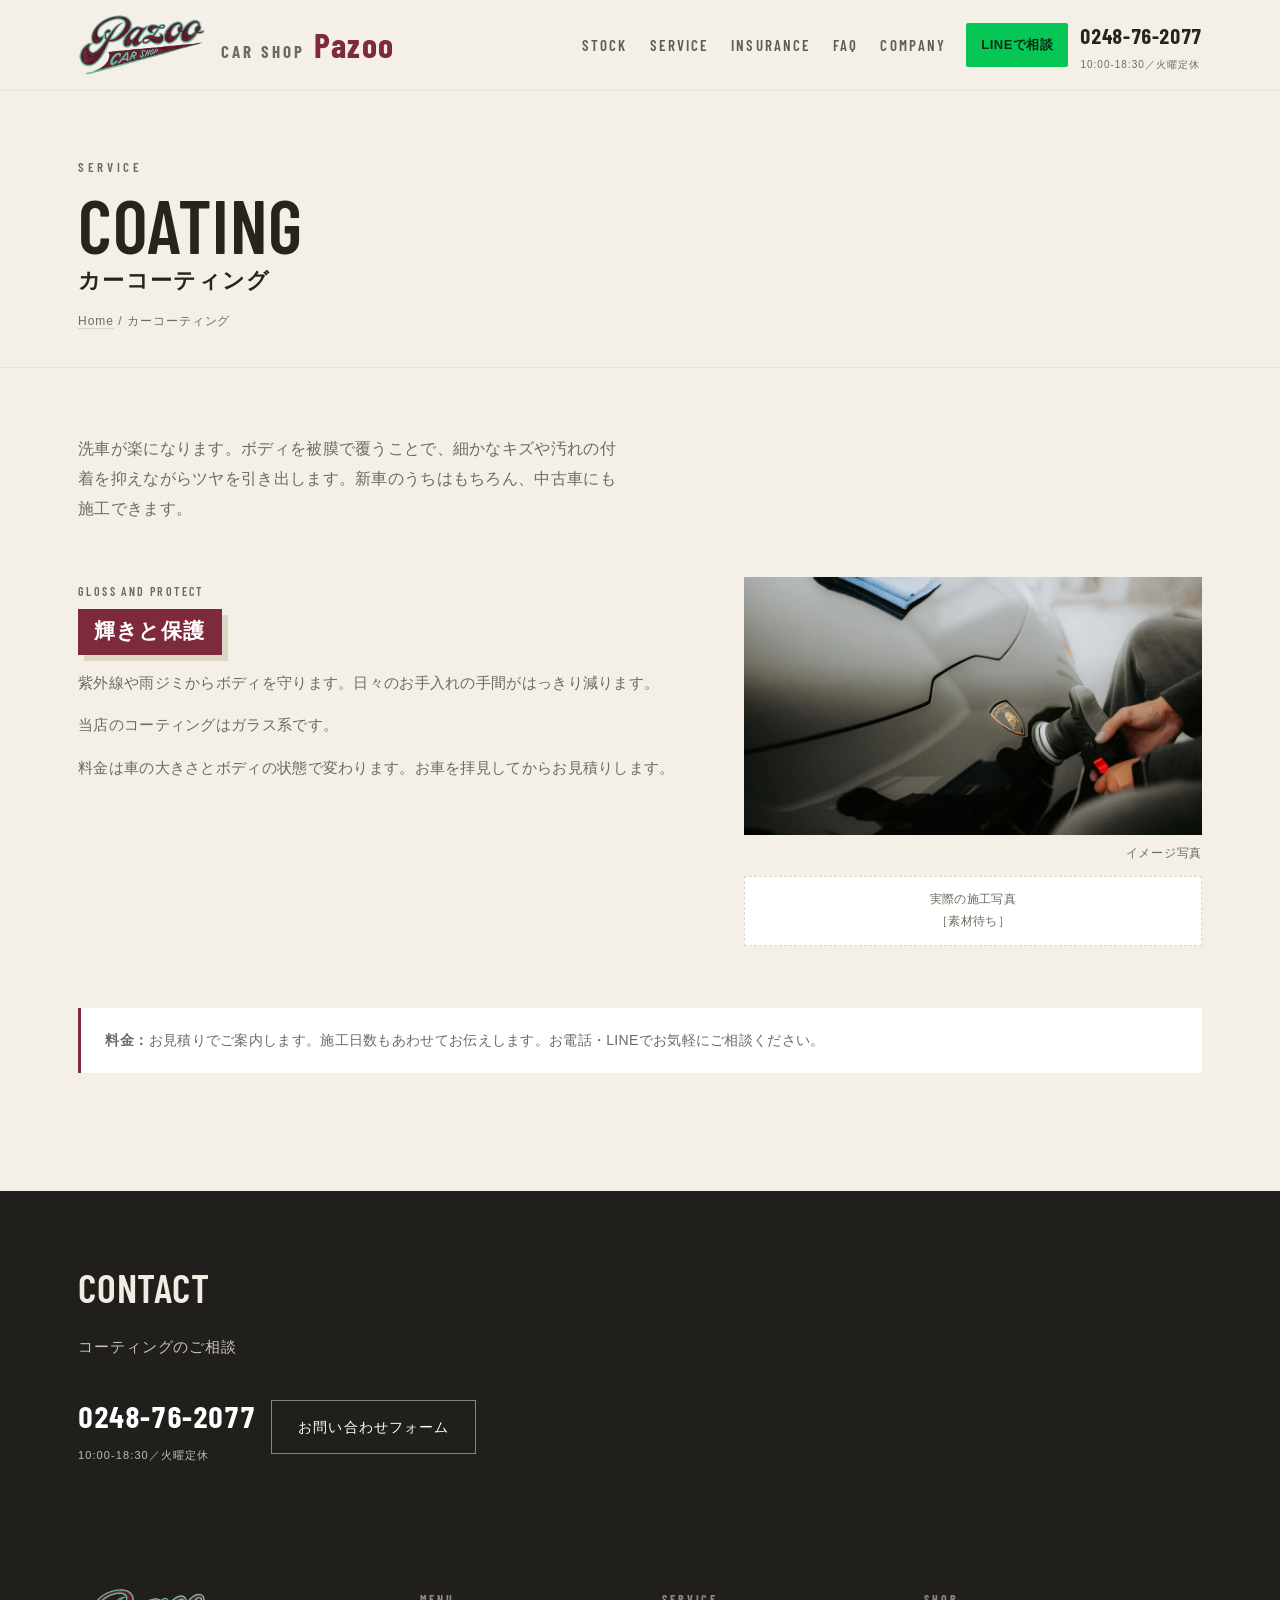
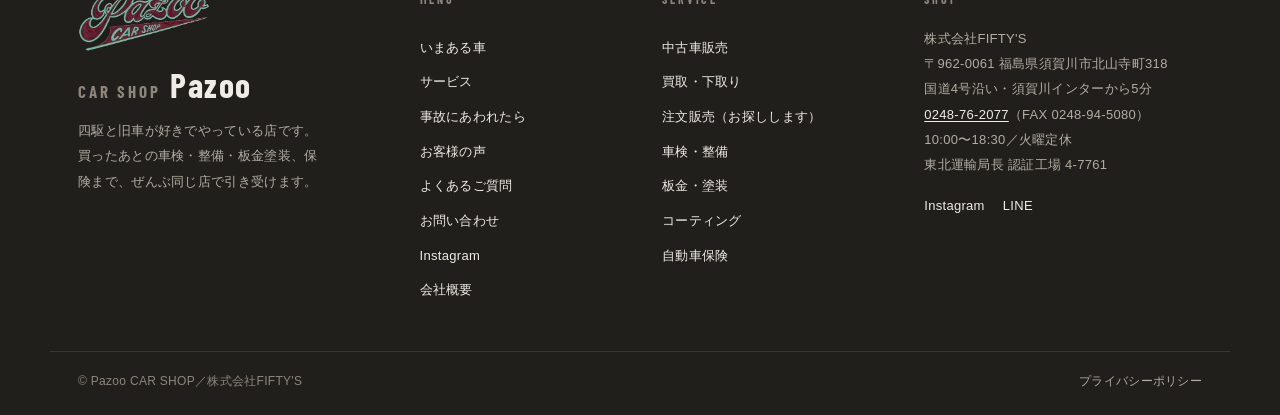
<file: coating.html>
<!DOCTYPE html>
<html lang="ja">
<head>
<meta charset="utf-8">
<meta name="viewport" content="width=device-width, initial-scale=1">
<meta name="robots" content="noindex,nofollow"><!-- STAGING-NOINDEX 2026-09-09 入れ替え公開時に削除 -->
<title>カーコーティング | CarShop Pazoo（福島県須賀川市）</title>
<meta name="description" content="CarShop Pazoo のカーコーティング。福島県須賀川市でボディを美しく保ち、汚れ・紫外線から守るコーティングを施工。輝きと保護を長く維持します。">
  <link rel="stylesheet" href="assets/fonts/fonts.css">
<link rel="stylesheet" href="assets/css/pazoo-2609.css">

<!-- ▼ SEO強化(head内追加のみ) 2026-07-30 ルイージ -->
<link rel="canonical" href="https://bunchan-groobeat.github.io/pazoo-hp/coating.html">
<meta property="og:type" content="website">
<meta property="og:site_name" content="CarShop Pazoo">
<meta property="og:locale" content="ja_JP">
<meta property="og:url" content="https://bunchan-groobeat.github.io/pazoo-hp/coating.html">
<meta property="og:title" content="カーコーティング | CarShop Pazoo（福島県須賀川市）">
<meta property="og:description" content="CarShop Pazoo のカーコーティング。福島県須賀川市でボディを美しく保ち、汚れ・紫外線から守るコーティングを施工。輝きと保護を長く維持します。">
<meta property="og:image" content="https://bunchan-groobeat.github.io/pazoo-hp/assets/img/ogp.jpg">
<meta name="twitter:card" content="summary_large_image">
<link rel="icon" href="assets/img/favicon.svg" type="image/svg+xml">
<link rel="apple-touch-icon" href="assets/img/favicon.svg">
<script type="application/ld+json">
[
  {
    "@context": "https://schema.org",
    "@type": "Service",
    "serviceType": "カーコーティング",
    "provider": { "@type": "AutoRepair", "@id": "https://bunchan-groobeat.github.io/pazoo-hp/#business", "name": "CarShop Pazoo" },
    "areaServed": { "@type": "AdministrativeArea", "name": "福島県須賀川市およびその周辺" },
    "url": "https://bunchan-groobeat.github.io/pazoo-hp/coating.html",
    "description": "福島県須賀川市でボディを美しく保ち、汚れ・紫外線から守るコーティングを施工します。"
  },
  {
    "@context": "https://schema.org",
    "@type": "BreadcrumbList",
    "itemListElement": [
      { "@type": "ListItem", "position": 1, "name": "HOME", "item": "https://bunchan-groobeat.github.io/pazoo-hp/" },
      { "@type": "ListItem", "position": 2, "name": "カーコーティング", "item": "https://bunchan-groobeat.github.io/pazoo-hp/coating.html" }
    ]
  }
]
</script>
</head>
<body>

<svg class="ico-defs" aria-hidden="true" focusable="false" style="position:absolute;width:0;height:0;overflow:hidden">
  <symbol id="i-star" viewBox="0 0 24 24"><path d="M12 2l2.9 6.3 6.9.8-5.1 4.7 1.4 6.8L12 17.3 5.9 20.6l1.4-6.8L2.2 9.1l6.9-.8z"/></symbol>
  <symbol id="i-quote" viewBox="0 0 24 24"><path d="M9.5 5C6.4 6.6 4.5 9.4 4.5 12.6V19h6.2v-6.4H7.6c0-2 .9-3.6 2.7-4.6zM19.5 5c-3.1 1.6-5 4.4-5 7.6V19h6.2v-6.4h-3.1c0-2 .9-3.6 2.7-4.6z"/></symbol>
  <symbol id="i-ig" viewBox="0 0 24 24"><path d="M12 2.2c3.2 0 3.6 0 4.9.1 1.2.1 1.8.2 2.2.4.6.2 1 .5 1.4.9.4.4.7.8.9 1.4.2.4.4 1 .4 2.2.1 1.3.1 1.7.1 4.9s0 3.6-.1 4.9c-.1 1.2-.2 1.8-.4 2.2-.2.6-.5 1-.9 1.4-.4.4-.8.7-1.4.9-.4.2-1 .4-2.2.4-1.3.1-1.7.1-4.9.1s-3.6 0-4.9-.1c-1.2-.1-1.8-.2-2.2-.4-.6-.2-1-.5-1.4-.9-.4-.4-.7-.8-.9-1.4-.2-.4-.4-1-.4-2.2C2.2 15.6 2.2 15.2 2.2 12s0-3.6.1-4.9c.1-1.2.2-1.8.4-2.2.2-.6.5-1 .9-1.4.4-.4.8-.7 1.4-.9.4-.2 1-.4 2.2-.4C8.4 2.2 8.8 2.2 12 2.2zm0 1.8c-3.1 0-3.5 0-4.7.1-1.1.1-1.7.2-2.1.3-.5.2-.9.4-1.2.8-.4.3-.6.7-.8 1.2-.1.4-.3 1-.3 2.1-.1 1.2-.1 1.6-.1 4.7s0 3.5.1 4.7c.1 1.1.2 1.7.3 2.1.2.5.4.9.8 1.2.3.4.7.6 1.2.8.4.1 1 .3 2.1.3 1.2.1 1.6.1 4.7.1s3.5 0 4.7-.1c1.1-.1 1.7-.2 2.1-.3.5-.2.9-.4 1.2-.8.4-.3.6-.7.8-1.2.1-.4.3-1 .3-2.1.1-1.2.1-1.6.1-4.7s0-3.5-.1-4.7c-.1-1.1-.2-1.7-.3-2.1-.2-.5-.4-.9-.8-1.2-.3-.4-.7-.6-1.2-.8-.4-.1-1-.3-2.1-.3-1.2-.1-1.6-.1-4.7-.1zm0 3.1a4.9 4.9 0 110 9.8 4.9 4.9 0 010-9.8zm0 1.8a3.1 3.1 0 100 6.2 3.1 3.1 0 000-6.2zm5.1-3.2a1.15 1.15 0 110 2.3 1.15 1.15 0 010-2.3z"/></symbol>
  <symbol id="i-car" viewBox="0 0 24 24"><path d="M5 11l1.5-4h11L19 11h1.5v6H18a2 2 0 11-4 0h-4a2 2 0 11-4 0H3.5v-6H5zm2.2-.5h9.6L15.9 8.5H8.1z"/></symbol>
</svg>

<header class="hd">
  <div class="wrap">
    <div class="logo">
      <img id="logo" alt="Pazoo CAR SHOP" hidden>
      <span class="txt" id="logoTxt">Pazoo</span>
      <span class="brandtxt"><small>CAR SHOP</small>Pazoo</span>
    </div>
    <nav>
      <a href="index.html#stock">Stock</a>
      <a href="index.html#service">Service</a>
      <a href="order-insurance.html">Insurance</a>
      <a href="index.html#faq">FAQ</a>
      <a href="companyoutline.html">Company</a>
    </nav>
    <div class="cta">
      <a class="line" href="https://lin.ee/tHzevLr" target="_blank" rel="noopener">LINEで相談</a>
      <a class="tel" href="tel:0248762077">0248-76-2077<small>10:00-18:30／火曜定休</small></a>
      <button type="button" class="menu" id="menuBtn" aria-controls="drawer" aria-expanded="false" aria-label="メニューを開く"><span></span><span></span><span></span></button>
    </div>
  </div>
</header>
<nav class="drawer" id="drawer" aria-label="メニュー">
  <a href="index.html#stock">Stock<small>いまある車</small></a>
  <a href="index.html#service">Service<small>買う。探す。直す。守る。</small></a>
  <a href="index.html#insurance">Insurance<small>事故にあわれたら</small></a>
  <a href="index.html#voice">Voice<small>お客様の声</small></a>
  <a href="index.html#faq">FAQ<small>よくあるご質問</small></a>
  <a href="index.html#contact">Contact<small>お問い合わせ</small></a>
  <a href="index.html#insta">Instagram<small>@carshoppazoo</small></a>
  <a href="index.html#company">Company<small>会社概要</small></a>
  <div class="drawer-cta"><a class="line" href="https://lin.ee/tHzevLr" target="_blank" rel="noopener">LINEで相談</a><a class="tel" href="tel:0248762077">0248-76-2077</a></div>
</nav>

<section class="page-head">
  <div class="wrap">
    <p class="eyebrow">Service</p>
    <h1>Coating<span class="ja">カーコーティング</span></h1>
    <p class="crumb"><a href="index.html">Home</a> / カーコーティング</p>
  </div>
</section>

<section class="sub">
  <div class="wrap">
    <p class="lead">洗車が楽になります。ボディを被膜で覆うことで、細かなキズや汚れの付着を抑えながらツヤを引き出します。新車のうちはもちろん、中古車にも施工できます。</p>
    <div class="row">
  <div class="row-txt"><h3><small>Gloss and Protect</small><span class="band">輝きと保護</span></h3><p>紫外線や雨ジミからボディを守ります。日々のお手入れの手間がはっきり減ります。</p><p>当店のコーティングはガラス系です。</p><p>料金は車の大きさとボディの状態で変わります。お車を拝見してからお見積りします。</p></div>
  <div class="row-img"><figure class="figimg"><img src="assets/img/service/coating-polish.webp" alt="ボディを磨く作業イメージ" loading="lazy" width="1000" height="563"><figcaption>イメージ写真</figcaption></figure><p class="ph ph-s">実際の施工写真<br>［素材待ち］</p></div>
</div>

    <div class="note"><span class="label">料金：</span>お見積りでご案内します。施工日数もあわせてお伝えします。お電話・LINEでお気軽にご相談ください。</div>
  </div>
</section>
<section class="cta-band">
  <div class="wrap">
    <h2>Contact<span class="ja">コーティングのご相談</span></h2>
    <div class="acts">
      <a class="b-tel" href="tel:0248762077">0248-76-2077<small>10:00-18:30／火曜定休</small></a>
      <a class="b-form" href="contact.html">お問い合わせフォーム</a>
    </div>
  </div>
</section>
<footer class="ft">
  <div class="wrap ft-inner">
    <div class="f-brand">
      <div class="ftlogo"><img id="logoFt" alt="Pazoo CAR SHOP" hidden><b id="logoFtTxt">Pazoo</b><span class="brandtxt"><small>CAR SHOP</small>Pazoo</span></div>
      <p class="f-tagline">四駆と旧車が好きでやっている店です。買ったあとの車検・整備・板金塗装、保険まで、ぜんぶ同じ店で引き受けます。</p>
    </div>

    <nav class="f-nav" aria-label="フッターメニュー">
      <p class="f-label">Menu</p>
      <a href="index.html#stock">いまある車</a>
      <a href="index.html#service">サービス</a>
      <a href="index.html#insurance">事故にあわれたら</a>
      <a href="index.html#voice">お客様の声</a>
      <a href="index.html#faq">よくあるご質問</a>
      <a href="contact.html">お問い合わせ</a>
      <a href="index.html#insta">Instagram</a>
      <a href="companyoutline.html">会社概要</a>
    </nav>

    <nav class="f-nav" aria-label="取り扱いメニュー">
      <p class="f-label">Service</p>
      <a href="order.html">中古車販売</a>
      <a href="order.html">買取・下取り</a>
      <a href="order.html">注文販売（お探しします）</a>
      <a href="maintenance.html">車検・整備</a>
      <a href="repair-paint.html">板金・塗装</a>
      <a href="coating.html">コーティング</a>
      <a href="order-insurance.html">自動車保険</a>
    </nav>

    <div class="f-info">
      <p class="f-label">Shop</p>
      <p class="f-address">
        株式会社FIFTY&#39;S<br>
        〒962-0061 福島県須賀川市北山寺町318<br>
        国道4号沿い・須賀川インターから5分<br>
        <a href="tel:0248762077">0248-76-2077</a>（FAX 0248-94-5080）<br>
        10:00〜18:30／火曜定休<br>
        東北運輸局長 認証工場 4-7761
      </p>
      <p class="f-sns">
        <a href="https://www.instagram.com/carshoppazoo" target="_blank" rel="noopener">Instagram</a>
        <a href="https://lin.ee/tHzevLr" target="_blank" rel="noopener">LINE</a>
      </p>
    </div>
  </div>

  <div class="wrap ft-bottom">
    <span>&copy; Pazoo CAR SHOP／株式会社FIFTY&#39;S</span>
    <a href="privacy.html">プライバシーポリシー</a>
  </div>
</footer>

<div class="fixbar">
  <a class="fx-tel" href="tel:0248762077"><small>お電話</small>0248-76-2077</a>
  <a class="fx-line" href="https://lin.ee/tHzevLr" target="_blank" rel="noopener">LINEで相談</a>
</div>


<script src="assets/js/pazoo-2609.js" defer></script>
</body>
</html>
</file>
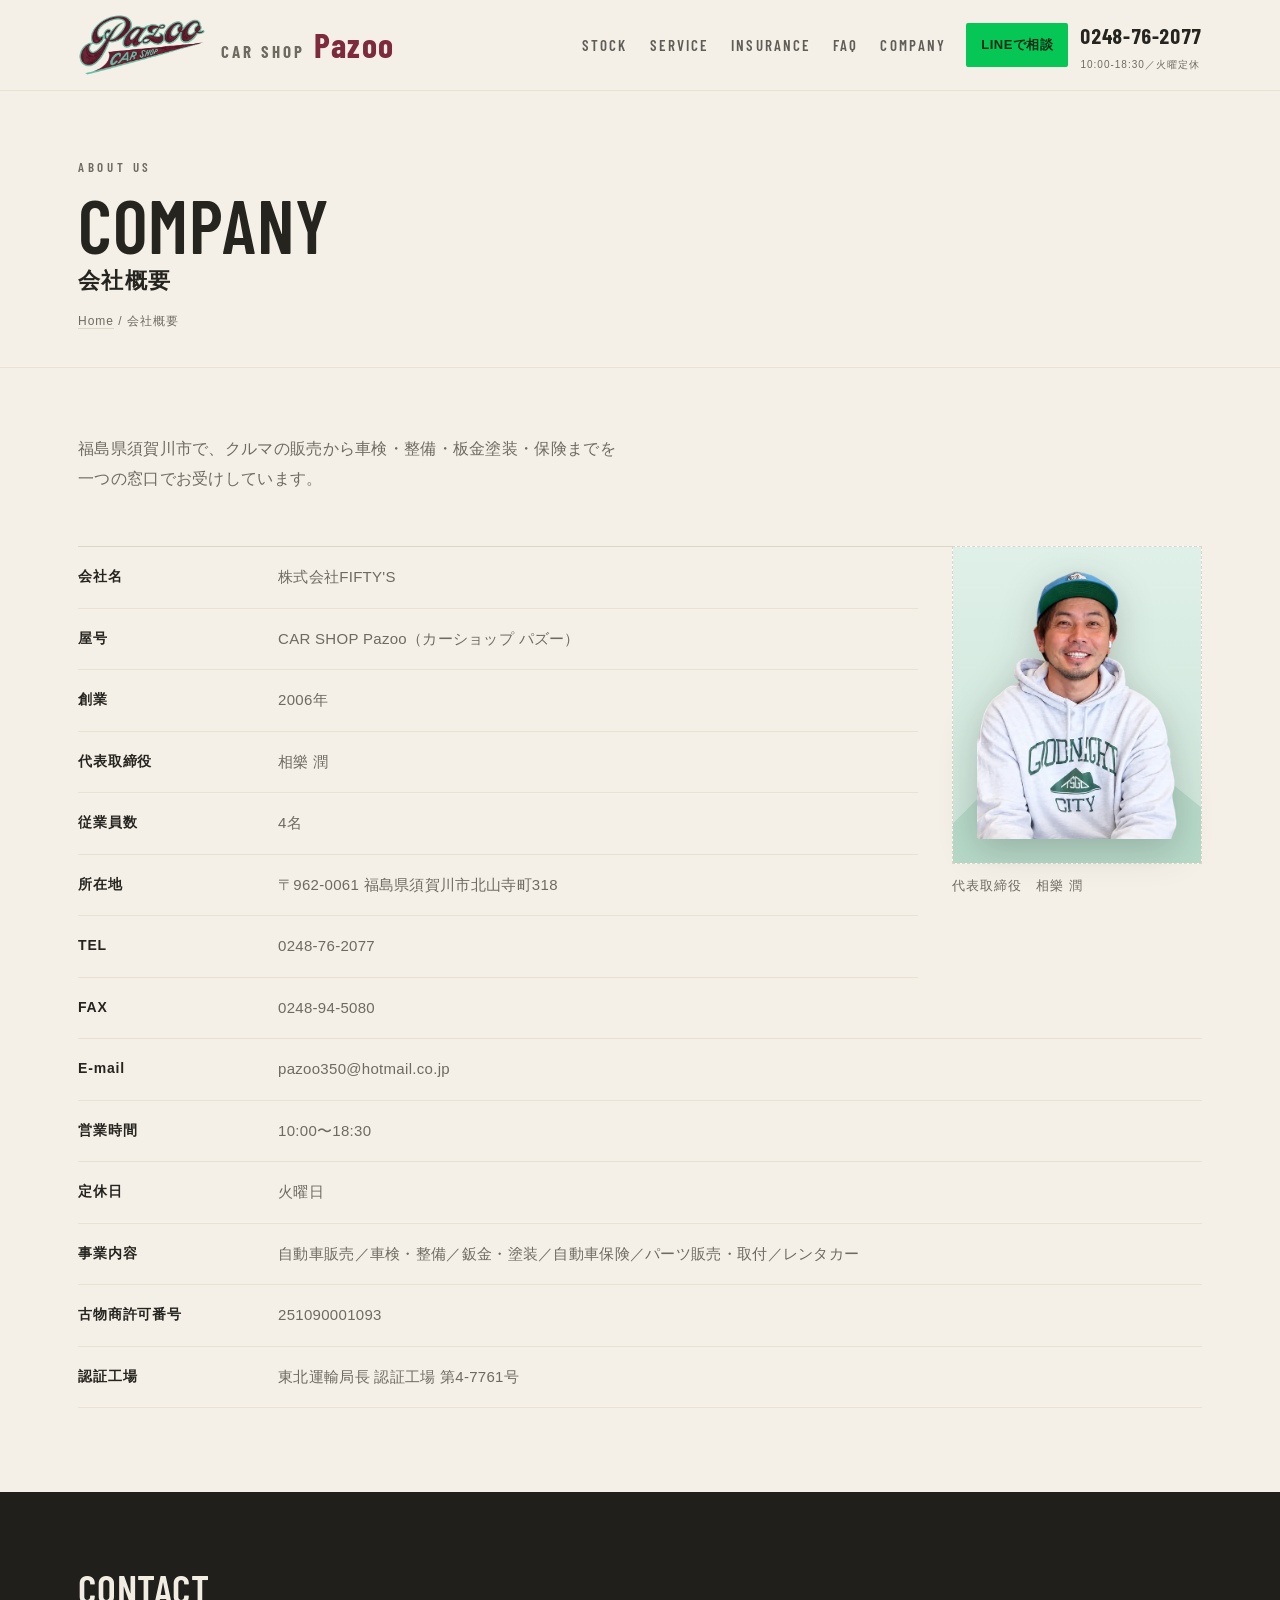
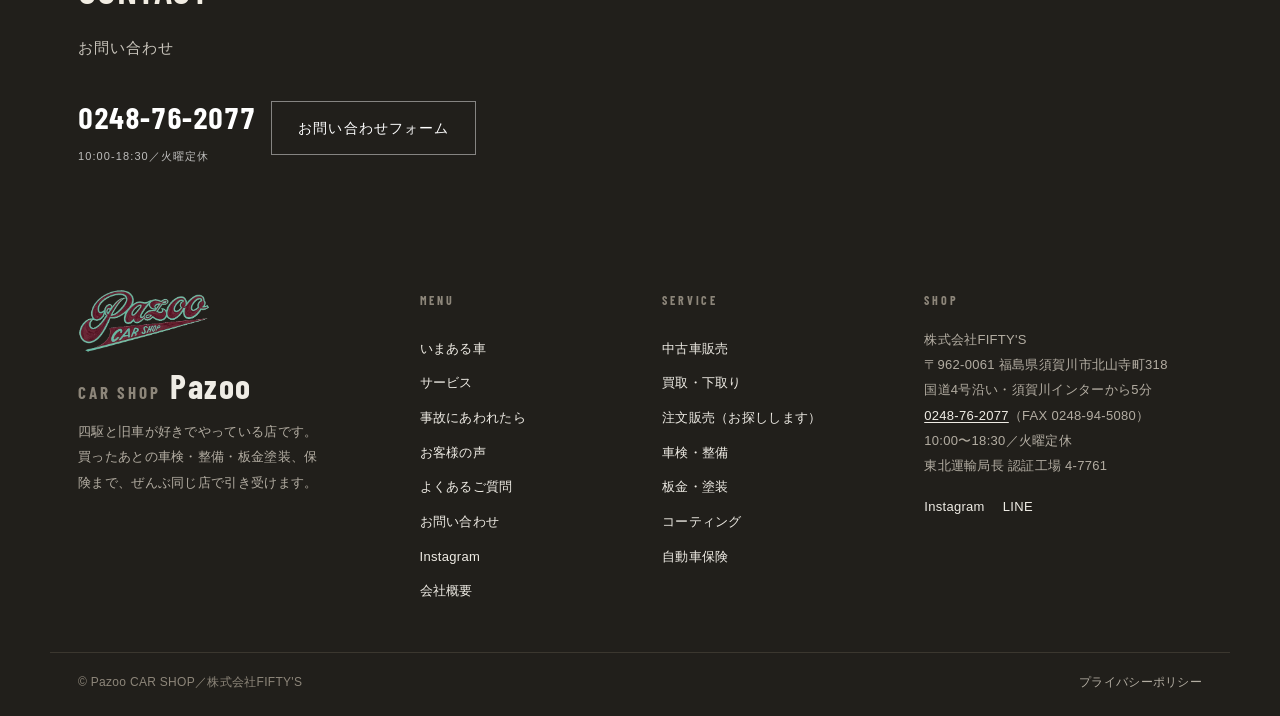
<file: companyoutline.html>
<!DOCTYPE html>
<html lang="ja">
<head>
<meta charset="utf-8">
<meta name="viewport" content="width=device-width, initial-scale=1">
<meta name="robots" content="noindex,nofollow"><!-- STAGING-NOINDEX 2026-09-09 入れ替え公開時に削除 -->
<title>会社概要 | CarShop Pazoo（福島県須賀川市）</title>
<meta name="description" content="CarShop Pazoo（株式会社FIFTY'S）の会社概要・アクセス。福島県須賀川市北山寺町318。自動車販売・車検整備・板金塗装・自動車保険・パーツ販売。">
  <link rel="stylesheet" href="assets/fonts/fonts.css">
<link rel="stylesheet" href="assets/css/pazoo-2609.css">

<!-- ▼ SEO強化(head内追加のみ) 2026-07-30 ─ ★NAPは未確認。NAP変更時はindex/companyoutline両方更新。 -->
<link rel="canonical" href="https://bunchan-groobeat.github.io/pazoo-hp/companyoutline.html">
<meta property="og:type" content="website">
<meta property="og:site_name" content="CarShop Pazoo">
<meta property="og:locale" content="ja_JP">
<meta property="og:url" content="https://bunchan-groobeat.github.io/pazoo-hp/companyoutline.html">
<meta property="og:title" content="会社概要 | CarShop Pazoo（福島県須賀川市）">
<meta property="og:description" content="CarShop Pazoo（株式会社FIFTY'S）の会社概要・アクセス。福島県須賀川市北山寺町318。自動車販売・車検整備・板金塗装・自動車保険・パーツ販売。">
<meta property="og:image" content="https://bunchan-groobeat.github.io/pazoo-hp/assets/img/ogp.jpg">
<meta name="twitter:card" content="summary_large_image">
<link rel="icon" href="assets/img/favicon.svg" type="image/svg+xml">
<link rel="apple-touch-icon" href="assets/img/favicon.svg">
<script type="application/ld+json">
{
  "@context": "https://schema.org",
  "@type": ["AutoRepair", "AutoDealer"],
  "foundingDate": "2006",
  "@id": "https://bunchan-groobeat.github.io/pazoo-hp/#business",
  "name": "CarShop Pazoo",
  "legalName": "株式会社FIFTY'S",
  "alternateName": "カーショップ パズー",
  "url": "https://bunchan-groobeat.github.io/pazoo-hp/",
  "image": "https://bunchan-groobeat.github.io/pazoo-hp/assets/img/logo.webp",
  "telephone": "0248-76-2077",
  "faxNumber": "0248-94-5080",
  "email": "pazoo350@hotmail.co.jp",
  "address": {
    "@type": "PostalAddress",
    "postalCode": "962-0061",
    "addressCountry": "JP",
    "addressRegion": "福島県",
    "addressLocality": "須賀川市",
    "streetAddress": "北山寺町318"
  },
  "geo": { "@type": "GeoCoordinates", "latitude": 37.305145, "longitude": 140.366726 },
  "hasMap": "https://www.google.com/maps?cid=9501020526359880822",
  "areaServed": { "@type": "AdministrativeArea", "name": "福島県須賀川市およびその周辺" },
  "openingHoursSpecification": [{
    "@type": "OpeningHoursSpecification",
    "dayOfWeek": ["Monday", "Wednesday", "Thursday", "Friday", "Saturday", "Sunday"],
    "opens": "10:00",
    "closes": "18:30"
  }],
  "sameAs": [
    "https://www.instagram.com/carshoppazoo/",
    "https://www.facebook.com/512649325471960/",
    "https://www.goo-net.com/usedcar_shop/0902905/showroom.html"
  ]
}
</script>
<script type="application/ld+json">
{
  "@context": "https://schema.org",
  "@type": "BreadcrumbList",
  "itemListElement": [
    { "@type": "ListItem", "position": 1, "name": "HOME", "item": "https://bunchan-groobeat.github.io/pazoo-hp/" },
    { "@type": "ListItem", "position": 2, "name": "会社概要", "item": "https://bunchan-groobeat.github.io/pazoo-hp/companyoutline.html" }
  ]
}
</script>
</head>
<body>

<svg class="ico-defs" aria-hidden="true" focusable="false" style="position:absolute;width:0;height:0;overflow:hidden">
  <symbol id="i-star" viewBox="0 0 24 24"><path d="M12 2l2.9 6.3 6.9.8-5.1 4.7 1.4 6.8L12 17.3 5.9 20.6l1.4-6.8L2.2 9.1l6.9-.8z"/></symbol>
  <symbol id="i-quote" viewBox="0 0 24 24"><path d="M9.5 5C6.4 6.6 4.5 9.4 4.5 12.6V19h6.2v-6.4H7.6c0-2 .9-3.6 2.7-4.6zM19.5 5c-3.1 1.6-5 4.4-5 7.6V19h6.2v-6.4h-3.1c0-2 .9-3.6 2.7-4.6z"/></symbol>
  <symbol id="i-ig" viewBox="0 0 24 24"><path d="M12 2.2c3.2 0 3.6 0 4.9.1 1.2.1 1.8.2 2.2.4.6.2 1 .5 1.4.9.4.4.7.8.9 1.4.2.4.4 1 .4 2.2.1 1.3.1 1.7.1 4.9s0 3.6-.1 4.9c-.1 1.2-.2 1.8-.4 2.2-.2.6-.5 1-.9 1.4-.4.4-.8.7-1.4.9-.4.2-1 .4-2.2.4-1.3.1-1.7.1-4.9.1s-3.6 0-4.9-.1c-1.2-.1-1.8-.2-2.2-.4-.6-.2-1-.5-1.4-.9-.4-.4-.7-.8-.9-1.4-.2-.4-.4-1-.4-2.2C2.2 15.6 2.2 15.2 2.2 12s0-3.6.1-4.9c.1-1.2.2-1.8.4-2.2.2-.6.5-1 .9-1.4.4-.4.8-.7 1.4-.9.4-.2 1-.4 2.2-.4C8.4 2.2 8.8 2.2 12 2.2zm0 1.8c-3.1 0-3.5 0-4.7.1-1.1.1-1.7.2-2.1.3-.5.2-.9.4-1.2.8-.4.3-.6.7-.8 1.2-.1.4-.3 1-.3 2.1-.1 1.2-.1 1.6-.1 4.7s0 3.5.1 4.7c.1 1.1.2 1.7.3 2.1.2.5.4.9.8 1.2.3.4.7.6 1.2.8.4.1 1 .3 2.1.3 1.2.1 1.6.1 4.7.1s3.5 0 4.7-.1c1.1-.1 1.7-.2 2.1-.3.5-.2.9-.4 1.2-.8.4-.3.6-.7.8-1.2.1-.4.3-1 .3-2.1.1-1.2.1-1.6.1-4.7s0-3.5-.1-4.7c-.1-1.1-.2-1.7-.3-2.1-.2-.5-.4-.9-.8-1.2-.3-.4-.7-.6-1.2-.8-.4-.1-1-.3-2.1-.3-1.2-.1-1.6-.1-4.7-.1zm0 3.1a4.9 4.9 0 110 9.8 4.9 4.9 0 010-9.8zm0 1.8a3.1 3.1 0 100 6.2 3.1 3.1 0 000-6.2zm5.1-3.2a1.15 1.15 0 110 2.3 1.15 1.15 0 010-2.3z"/></symbol>
  <symbol id="i-car" viewBox="0 0 24 24"><path d="M5 11l1.5-4h11L19 11h1.5v6H18a2 2 0 11-4 0h-4a2 2 0 11-4 0H3.5v-6H5zm2.2-.5h9.6L15.9 8.5H8.1z"/></symbol>
</svg>

<header class="hd">
  <div class="wrap">
    <div class="logo">
      <img id="logo" alt="Pazoo CAR SHOP" hidden>
      <span class="txt" id="logoTxt">Pazoo</span>
      <span class="brandtxt"><small>CAR SHOP</small>Pazoo</span>
    </div>
    <nav>
      <a href="index.html#stock">Stock</a>
      <a href="index.html#service">Service</a>
      <a href="order-insurance.html">Insurance</a>
      <a href="index.html#faq">FAQ</a>
      <a href="companyoutline.html">Company</a>
    </nav>
    <div class="cta">
      <a class="line" href="https://lin.ee/tHzevLr" target="_blank" rel="noopener">LINEで相談</a>
      <a class="tel" href="tel:0248762077">0248-76-2077<small>10:00-18:30／火曜定休</small></a>
      <button type="button" class="menu" id="menuBtn" aria-controls="drawer" aria-expanded="false" aria-label="メニューを開く"><span></span><span></span><span></span></button>
    </div>
  </div>
</header>
<nav class="drawer" id="drawer" aria-label="メニュー">
  <a href="index.html#stock">Stock<small>いまある車</small></a>
  <a href="index.html#service">Service<small>買う。探す。直す。守る。</small></a>
  <a href="index.html#insurance">Insurance<small>事故にあわれたら</small></a>
  <a href="index.html#voice">Voice<small>お客様の声</small></a>
  <a href="index.html#faq">FAQ<small>よくあるご質問</small></a>
  <a href="index.html#contact">Contact<small>お問い合わせ</small></a>
  <a href="index.html#insta">Instagram<small>@carshoppazoo</small></a>
  <a href="index.html#company">Company<small>会社概要</small></a>
  <div class="drawer-cta"><a class="line" href="https://lin.ee/tHzevLr" target="_blank" rel="noopener">LINEで相談</a><a class="tel" href="tel:0248762077">0248-76-2077</a></div>
</nav>

<section class="page-head">
  <div class="wrap">
    <p class="eyebrow">About Us</p>
    <h1>Company<span class="ja">会社概要</span></h1>
    <p class="crumb"><a href="index.html">Home</a> / 会社概要</p>
  </div>
</section>

<section class="sub">
  <div class="wrap">
    <p class="lead">福島県須賀川市で、クルマの販売から車検・整備・板金塗装・保険までを一つの窓口でお受けしています。</p>
    <figure class="daihyo"><div class="ph"><img src="assets/img/daihyo.webp" width="720" height="963" loading="lazy" alt="CarShop Pazoo 代表取締役の相樂潤さん"></div><figcaption>代表取締役　相樂 潤</figcaption></figure>
    <dl class="deflist"><div><dt>会社名</dt><dd>株式会社FIFTY&#39;S</dd></div><div><dt>屋号</dt><dd>CAR SHOP Pazoo（カーショップ パズー）</dd></div><div><dt>創業</dt><dd>2006年</dd></div><div><dt>代表取締役</dt><dd>相樂 潤</dd></div><div><dt>従業員数</dt><dd>4名</dd></div><div><dt>所在地</dt><dd>〒962-0061 福島県須賀川市北山寺町318</dd></div><div><dt>TEL</dt><dd>0248-76-2077</dd></div><div><dt>FAX</dt><dd>0248-94-5080</dd></div><div><dt>E-mail</dt><dd>pazoo350@hotmail.co.jp</dd></div><div><dt>営業時間</dt><dd>10:00〜18:30</dd></div><div><dt>定休日</dt><dd>火曜日</dd></div><div><dt>事業内容</dt><dd>自動車販売／車検・整備／鈑金・塗装／自動車保険／パーツ販売・取付／レンタカー</dd></div><div><dt>古物商許可番号</dt><dd>251090001093</dd></div><div><dt>認証工場</dt><dd>東北運輸局長 認証工場 第4-7761号</dd></div></dl>
  </div>
</section>
<section class="cta-band">
  <div class="wrap">
    <h2>Contact<span class="ja">お問い合わせ</span></h2>
    <div class="acts">
      <a class="b-tel" href="tel:0248762077">0248-76-2077<small>10:00-18:30／火曜定休</small></a>
      <a class="b-form" href="contact.html">お問い合わせフォーム</a>
    </div>
  </div>
</section>
<footer class="ft">
  <div class="wrap ft-inner">
    <div class="f-brand">
      <div class="ftlogo"><img id="logoFt" alt="Pazoo CAR SHOP" hidden><b id="logoFtTxt">Pazoo</b><span class="brandtxt"><small>CAR SHOP</small>Pazoo</span></div>
      <p class="f-tagline">四駆と旧車が好きでやっている店です。買ったあとの車検・整備・板金塗装、保険まで、ぜんぶ同じ店で引き受けます。</p>
    </div>

    <nav class="f-nav" aria-label="フッターメニュー">
      <p class="f-label">Menu</p>
      <a href="index.html#stock">いまある車</a>
      <a href="index.html#service">サービス</a>
      <a href="index.html#insurance">事故にあわれたら</a>
      <a href="index.html#voice">お客様の声</a>
      <a href="index.html#faq">よくあるご質問</a>
      <a href="contact.html">お問い合わせ</a>
      <a href="index.html#insta">Instagram</a>
      <a href="companyoutline.html">会社概要</a>
    </nav>

    <nav class="f-nav" aria-label="取り扱いメニュー">
      <p class="f-label">Service</p>
      <a href="order.html">中古車販売</a>
      <a href="order.html">買取・下取り</a>
      <a href="order.html">注文販売（お探しします）</a>
      <a href="maintenance.html">車検・整備</a>
      <a href="repair-paint.html">板金・塗装</a>
      <a href="coating.html">コーティング</a>
      <a href="order-insurance.html">自動車保険</a>
    </nav>

    <div class="f-info">
      <p class="f-label">Shop</p>
      <p class="f-address">
        株式会社FIFTY&#39;S<br>
        〒962-0061 福島県須賀川市北山寺町318<br>
        国道4号沿い・須賀川インターから5分<br>
        <a href="tel:0248762077">0248-76-2077</a>（FAX 0248-94-5080）<br>
        10:00〜18:30／火曜定休<br>
        東北運輸局長 認証工場 4-7761
      </p>
      <p class="f-sns">
        <a href="https://www.instagram.com/carshoppazoo" target="_blank" rel="noopener">Instagram</a>
        <a href="https://lin.ee/tHzevLr" target="_blank" rel="noopener">LINE</a>
      </p>
    </div>
  </div>

  <div class="wrap ft-bottom">
    <span>&copy; Pazoo CAR SHOP／株式会社FIFTY&#39;S</span>
    <a href="privacy.html">プライバシーポリシー</a>
  </div>
</footer>

<div class="fixbar">
  <a class="fx-tel" href="tel:0248762077"><small>お電話</small>0248-76-2077</a>
  <a class="fx-line" href="https://lin.ee/tHzevLr" target="_blank" rel="noopener">LINEで相談</a>
</div>


<script src="assets/js/pazoo-2609.js" defer></script>
</body>
</html>
</file>
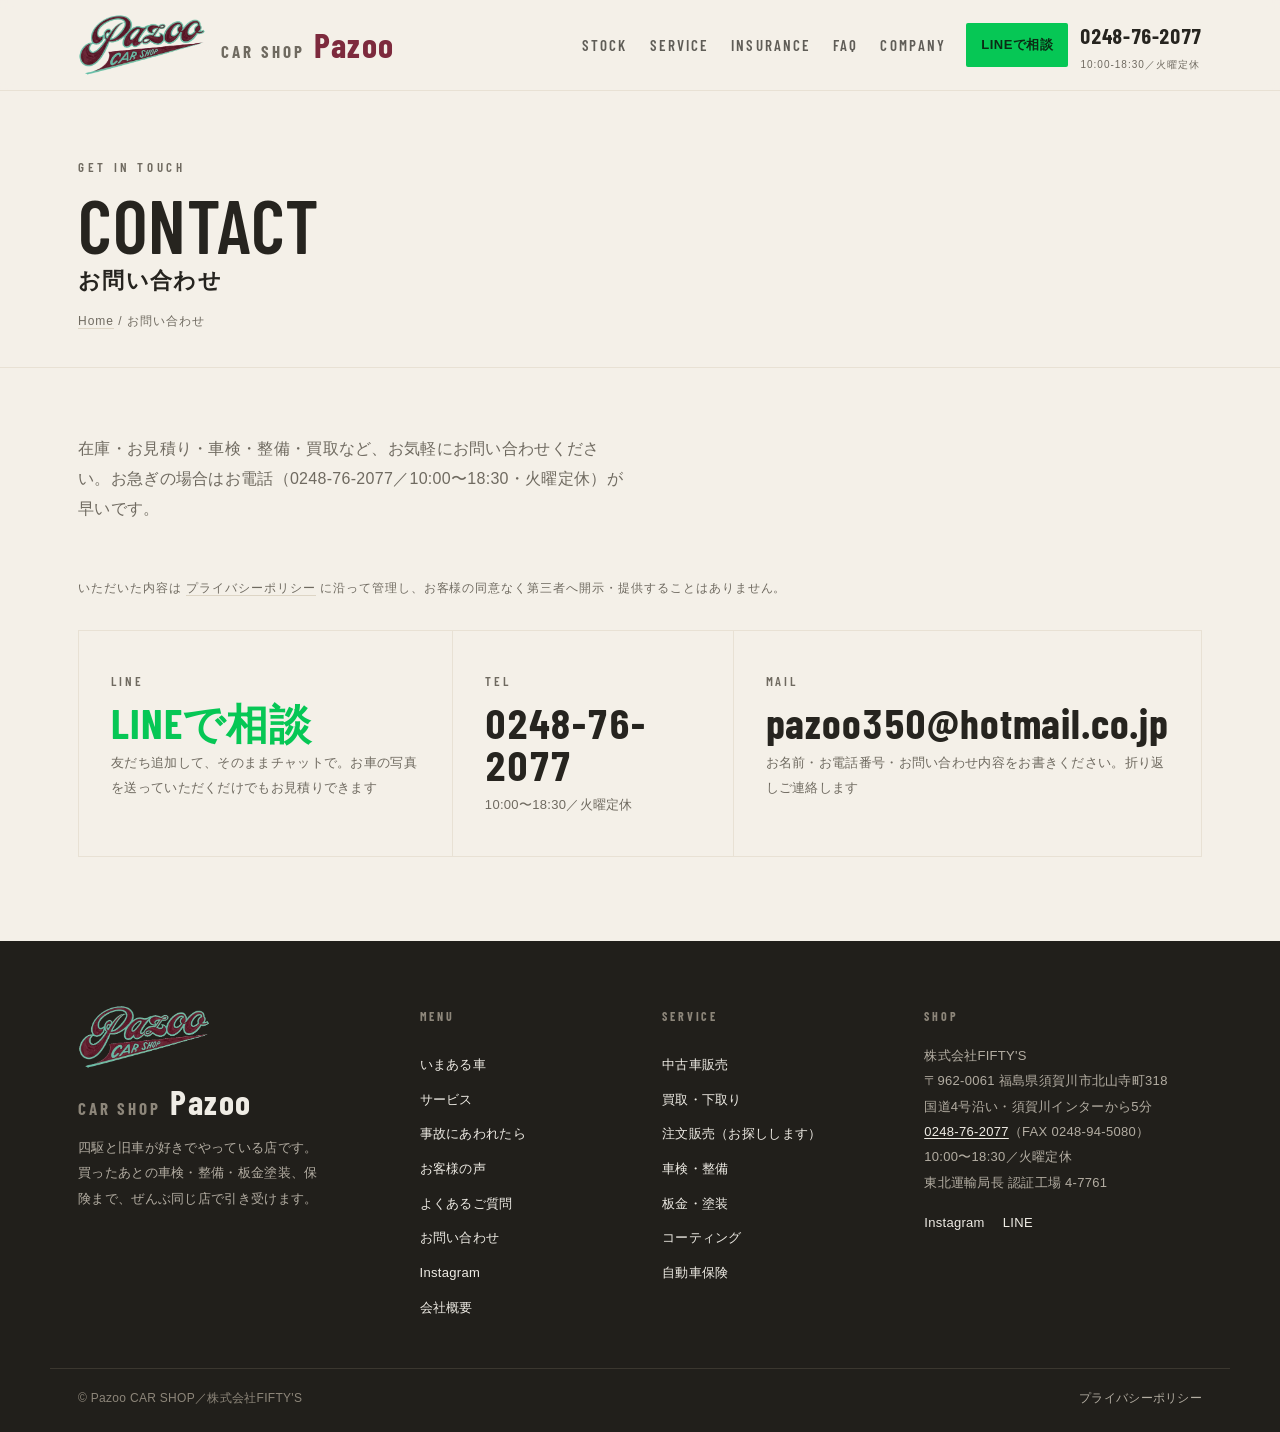
<file: contact.html>
<!DOCTYPE html>
<html lang="ja">
<head>
<meta charset="utf-8">
<meta name="viewport" content="width=device-width, initial-scale=1">
<meta name="robots" content="noindex,nofollow"><!-- STAGING-NOINDEX 2026-09-09 入れ替え公開時に削除 -->
<title>お問い合わせ | CarShop Pazoo（福島県須賀川市）</title>
<meta name="description" content="CarShop Pazoo へのお問い合わせ。在庫・お見積り・車検・整備・買取のご相談を承ります。お電話またはお問い合わせフォームよりお気軽にご連絡ください。">
  <link rel="stylesheet" href="assets/fonts/fonts.css">
<link rel="stylesheet" href="assets/css/pazoo-2609.css">

<!-- ▼ SEO強化(head内追加のみ) 2026-07-30 ルイージ -->
<link rel="canonical" href="https://bunchan-groobeat.github.io/pazoo-hp/contact.html">
<meta property="og:type" content="website">
<meta property="og:site_name" content="CarShop Pazoo">
<meta property="og:locale" content="ja_JP">
<meta property="og:url" content="https://bunchan-groobeat.github.io/pazoo-hp/contact.html">
<meta property="og:title" content="お問い合わせ | CarShop Pazoo（福島県須賀川市）">
<meta property="og:description" content="CarShop Pazoo へのお問い合わせ。在庫・お見積り・車検・整備・買取のご相談を、お電話またはフォームより承ります。">
<meta property="og:image" content="https://bunchan-groobeat.github.io/pazoo-hp/assets/img/ogp.jpg">
<meta name="twitter:card" content="summary_large_image">
<link rel="icon" href="assets/img/favicon.svg" type="image/svg+xml">
<link rel="apple-touch-icon" href="assets/img/favicon.svg">
<script type="application/ld+json">
{
  "@context": "https://schema.org",
  "@type": "BreadcrumbList",
  "itemListElement": [
    { "@type": "ListItem", "position": 1, "name": "HOME", "item": "https://bunchan-groobeat.github.io/pazoo-hp/" },
    { "@type": "ListItem", "position": 2, "name": "お問い合わせ", "item": "https://bunchan-groobeat.github.io/pazoo-hp/contact.html" }
  ]
}
</script>
</head>
<body>

<svg class="ico-defs" aria-hidden="true" focusable="false" style="position:absolute;width:0;height:0;overflow:hidden">
  <symbol id="i-star" viewBox="0 0 24 24"><path d="M12 2l2.9 6.3 6.9.8-5.1 4.7 1.4 6.8L12 17.3 5.9 20.6l1.4-6.8L2.2 9.1l6.9-.8z"/></symbol>
  <symbol id="i-quote" viewBox="0 0 24 24"><path d="M9.5 5C6.4 6.6 4.5 9.4 4.5 12.6V19h6.2v-6.4H7.6c0-2 .9-3.6 2.7-4.6zM19.5 5c-3.1 1.6-5 4.4-5 7.6V19h6.2v-6.4h-3.1c0-2 .9-3.6 2.7-4.6z"/></symbol>
  <symbol id="i-ig" viewBox="0 0 24 24"><path d="M12 2.2c3.2 0 3.6 0 4.9.1 1.2.1 1.8.2 2.2.4.6.2 1 .5 1.4.9.4.4.7.8.9 1.4.2.4.4 1 .4 2.2.1 1.3.1 1.7.1 4.9s0 3.6-.1 4.9c-.1 1.2-.2 1.8-.4 2.2-.2.6-.5 1-.9 1.4-.4.4-.8.7-1.4.9-.4.2-1 .4-2.2.4-1.3.1-1.7.1-4.9.1s-3.6 0-4.9-.1c-1.2-.1-1.8-.2-2.2-.4-.6-.2-1-.5-1.4-.9-.4-.4-.7-.8-.9-1.4-.2-.4-.4-1-.4-2.2C2.2 15.6 2.2 15.2 2.2 12s0-3.6.1-4.9c.1-1.2.2-1.8.4-2.2.2-.6.5-1 .9-1.4.4-.4.8-.7 1.4-.9.4-.2 1-.4 2.2-.4C8.4 2.2 8.8 2.2 12 2.2zm0 1.8c-3.1 0-3.5 0-4.7.1-1.1.1-1.7.2-2.1.3-.5.2-.9.4-1.2.8-.4.3-.6.7-.8 1.2-.1.4-.3 1-.3 2.1-.1 1.2-.1 1.6-.1 4.7s0 3.5.1 4.7c.1 1.1.2 1.7.3 2.1.2.5.4.9.8 1.2.3.4.7.6 1.2.8.4.1 1 .3 2.1.3 1.2.1 1.6.1 4.7.1s3.5 0 4.7-.1c1.1-.1 1.7-.2 2.1-.3.5-.2.9-.4 1.2-.8.4-.3.6-.7.8-1.2.1-.4.3-1 .3-2.1.1-1.2.1-1.6.1-4.7s0-3.5-.1-4.7c-.1-1.1-.2-1.7-.3-2.1-.2-.5-.4-.9-.8-1.2-.3-.4-.7-.6-1.2-.8-.4-.1-1-.3-2.1-.3-1.2-.1-1.6-.1-4.7-.1zm0 3.1a4.9 4.9 0 110 9.8 4.9 4.9 0 010-9.8zm0 1.8a3.1 3.1 0 100 6.2 3.1 3.1 0 000-6.2zm5.1-3.2a1.15 1.15 0 110 2.3 1.15 1.15 0 010-2.3z"/></symbol>
  <symbol id="i-car" viewBox="0 0 24 24"><path d="M5 11l1.5-4h11L19 11h1.5v6H18a2 2 0 11-4 0h-4a2 2 0 11-4 0H3.5v-6H5zm2.2-.5h9.6L15.9 8.5H8.1z"/></symbol>
</svg>

<header class="hd">
  <div class="wrap">
    <div class="logo">
      <img id="logo" alt="Pazoo CAR SHOP" hidden>
      <span class="txt" id="logoTxt">Pazoo</span>
      <span class="brandtxt"><small>CAR SHOP</small>Pazoo</span>
    </div>
    <nav>
      <a href="index.html#stock">Stock</a>
      <a href="index.html#service">Service</a>
      <a href="order-insurance.html">Insurance</a>
      <a href="index.html#faq">FAQ</a>
      <a href="companyoutline.html">Company</a>
    </nav>
    <div class="cta">
      <a class="line" href="https://lin.ee/tHzevLr" target="_blank" rel="noopener">LINEで相談</a>
      <a class="tel" href="tel:0248762077">0248-76-2077<small>10:00-18:30／火曜定休</small></a>
      <button type="button" class="menu" id="menuBtn" aria-controls="drawer" aria-expanded="false" aria-label="メニューを開く"><span></span><span></span><span></span></button>
    </div>
  </div>
</header>
<nav class="drawer" id="drawer" aria-label="メニュー">
  <a href="index.html#stock">Stock<small>いまある車</small></a>
  <a href="index.html#service">Service<small>買う。探す。直す。守る。</small></a>
  <a href="index.html#insurance">Insurance<small>事故にあわれたら</small></a>
  <a href="index.html#voice">Voice<small>お客様の声</small></a>
  <a href="index.html#faq">FAQ<small>よくあるご質問</small></a>
  <a href="index.html#contact">Contact<small>お問い合わせ</small></a>
  <a href="index.html#insta">Instagram<small>@carshoppazoo</small></a>
  <a href="index.html#company">Company<small>会社概要</small></a>
  <div class="drawer-cta"><a class="line" href="https://lin.ee/tHzevLr" target="_blank" rel="noopener">LINEで相談</a><a class="tel" href="tel:0248762077">0248-76-2077</a></div>
</nav>

<section class="page-head">
  <div class="wrap">
    <p class="eyebrow">Get in touch</p>
    <h1>Contact<span class="ja">お問い合わせ</span></h1>
    <p class="crumb"><a href="index.html">Home</a> / お問い合わせ</p>
  </div>
</section>

<section class="sub">
  <div class="wrap">
    <p class="lead">在庫・お見積り・車検・整備・買取など、お気軽にお問い合わせください。お急ぎの場合はお電話（0248-76-2077／10:00〜18:30・火曜定休）が早いです。</p>
    <p class="crumb" style="margin-bottom:30px">いただいた内容は <a href="privacy.html">プライバシーポリシー</a> に沿って管理し、お客様の同意なく第三者へ開示・提供することはありません。</p>
    <!-- 2026-09-11 決定：フォームは受信確認が済むまで出さない（送れないフォームは不可）。
         Formspree を pazoo350@hotmail.co.jp で作ったら、ここに <form class="cform" action="https://formspree.io/f/(ID)" method="POST"> を戻す。
         旧フォームの項目＝お名前・ふりがな・メールアドレス・電話番号・お問い合わせ内容 -->
    <div class="ct">
      <a href="https://lin.ee/tHzevLr" target="_blank" rel="noopener">
        <span class="k">Line</span>
        <span class="v line-v">LINEで相談</span>
        <span class="s">友だち追加して、そのままチャットで。お車の写真を送っていただくだけでもお見積りできます</span>
      </a>
      <a href="tel:0248762077">
        <span class="k">Tel</span>
        <span class="v">0248-76-2077</span>
        <span class="s">10:00〜18:30／火曜定休</span>
      </a>
      <a href="mailto:pazoo350@hotmail.co.jp?subject=%E3%81%8A%E5%95%8F%E3%81%84%E5%90%88%E3%82%8F%E3%81%9B%EF%BC%88%E3%83%9B%E3%83%BC%E3%83%A0%E3%83%9A%E3%83%BC%E3%82%B8%E3%82%88%E3%82%8A%EF%BC%89">
        <span class="k">Mail</span>
        <span class="v">pazoo350@hotmail.co.jp</span>
        <span class="s">お名前・お電話番号・お問い合わせ内容をお書きください。折り返しご連絡します</span>
      </a>
    </div>
  </div>
</section>

<footer class="ft">
  <div class="wrap ft-inner">
    <div class="f-brand">
      <div class="ftlogo"><img id="logoFt" alt="Pazoo CAR SHOP" hidden><b id="logoFtTxt">Pazoo</b><span class="brandtxt"><small>CAR SHOP</small>Pazoo</span></div>
      <p class="f-tagline">四駆と旧車が好きでやっている店です。買ったあとの車検・整備・板金塗装、保険まで、ぜんぶ同じ店で引き受けます。</p>
    </div>

    <nav class="f-nav" aria-label="フッターメニュー">
      <p class="f-label">Menu</p>
      <a href="index.html#stock">いまある車</a>
      <a href="index.html#service">サービス</a>
      <a href="index.html#insurance">事故にあわれたら</a>
      <a href="index.html#voice">お客様の声</a>
      <a href="index.html#faq">よくあるご質問</a>
      <a href="contact.html">お問い合わせ</a>
      <a href="index.html#insta">Instagram</a>
      <a href="companyoutline.html">会社概要</a>
    </nav>

    <nav class="f-nav" aria-label="取り扱いメニュー">
      <p class="f-label">Service</p>
      <a href="order.html">中古車販売</a>
      <a href="order.html">買取・下取り</a>
      <a href="order.html">注文販売（お探しします）</a>
      <a href="maintenance.html">車検・整備</a>
      <a href="repair-paint.html">板金・塗装</a>
      <a href="coating.html">コーティング</a>
      <a href="order-insurance.html">自動車保険</a>
    </nav>

    <div class="f-info">
      <p class="f-label">Shop</p>
      <p class="f-address">
        株式会社FIFTY&#39;S<br>
        〒962-0061 福島県須賀川市北山寺町318<br>
        国道4号沿い・須賀川インターから5分<br>
        <a href="tel:0248762077">0248-76-2077</a>（FAX 0248-94-5080）<br>
        10:00〜18:30／火曜定休<br>
        東北運輸局長 認証工場 4-7761
      </p>
      <p class="f-sns">
        <a href="https://www.instagram.com/carshoppazoo" target="_blank" rel="noopener">Instagram</a>
        <a href="https://lin.ee/tHzevLr" target="_blank" rel="noopener">LINE</a>
      </p>
    </div>
  </div>

  <div class="wrap ft-bottom">
    <span>&copy; Pazoo CAR SHOP／株式会社FIFTY&#39;S</span>
    <a href="privacy.html">プライバシーポリシー</a>
  </div>
</footer>

<div class="fixbar">
  <a class="fx-tel" href="tel:0248762077"><small>お電話</small>0248-76-2077</a>
  <a class="fx-line" href="https://lin.ee/tHzevLr" target="_blank" rel="noopener">LINEで相談</a>
</div>


<script src="assets/js/pazoo-2609.js" defer></script>
</body>
</html>
</file>
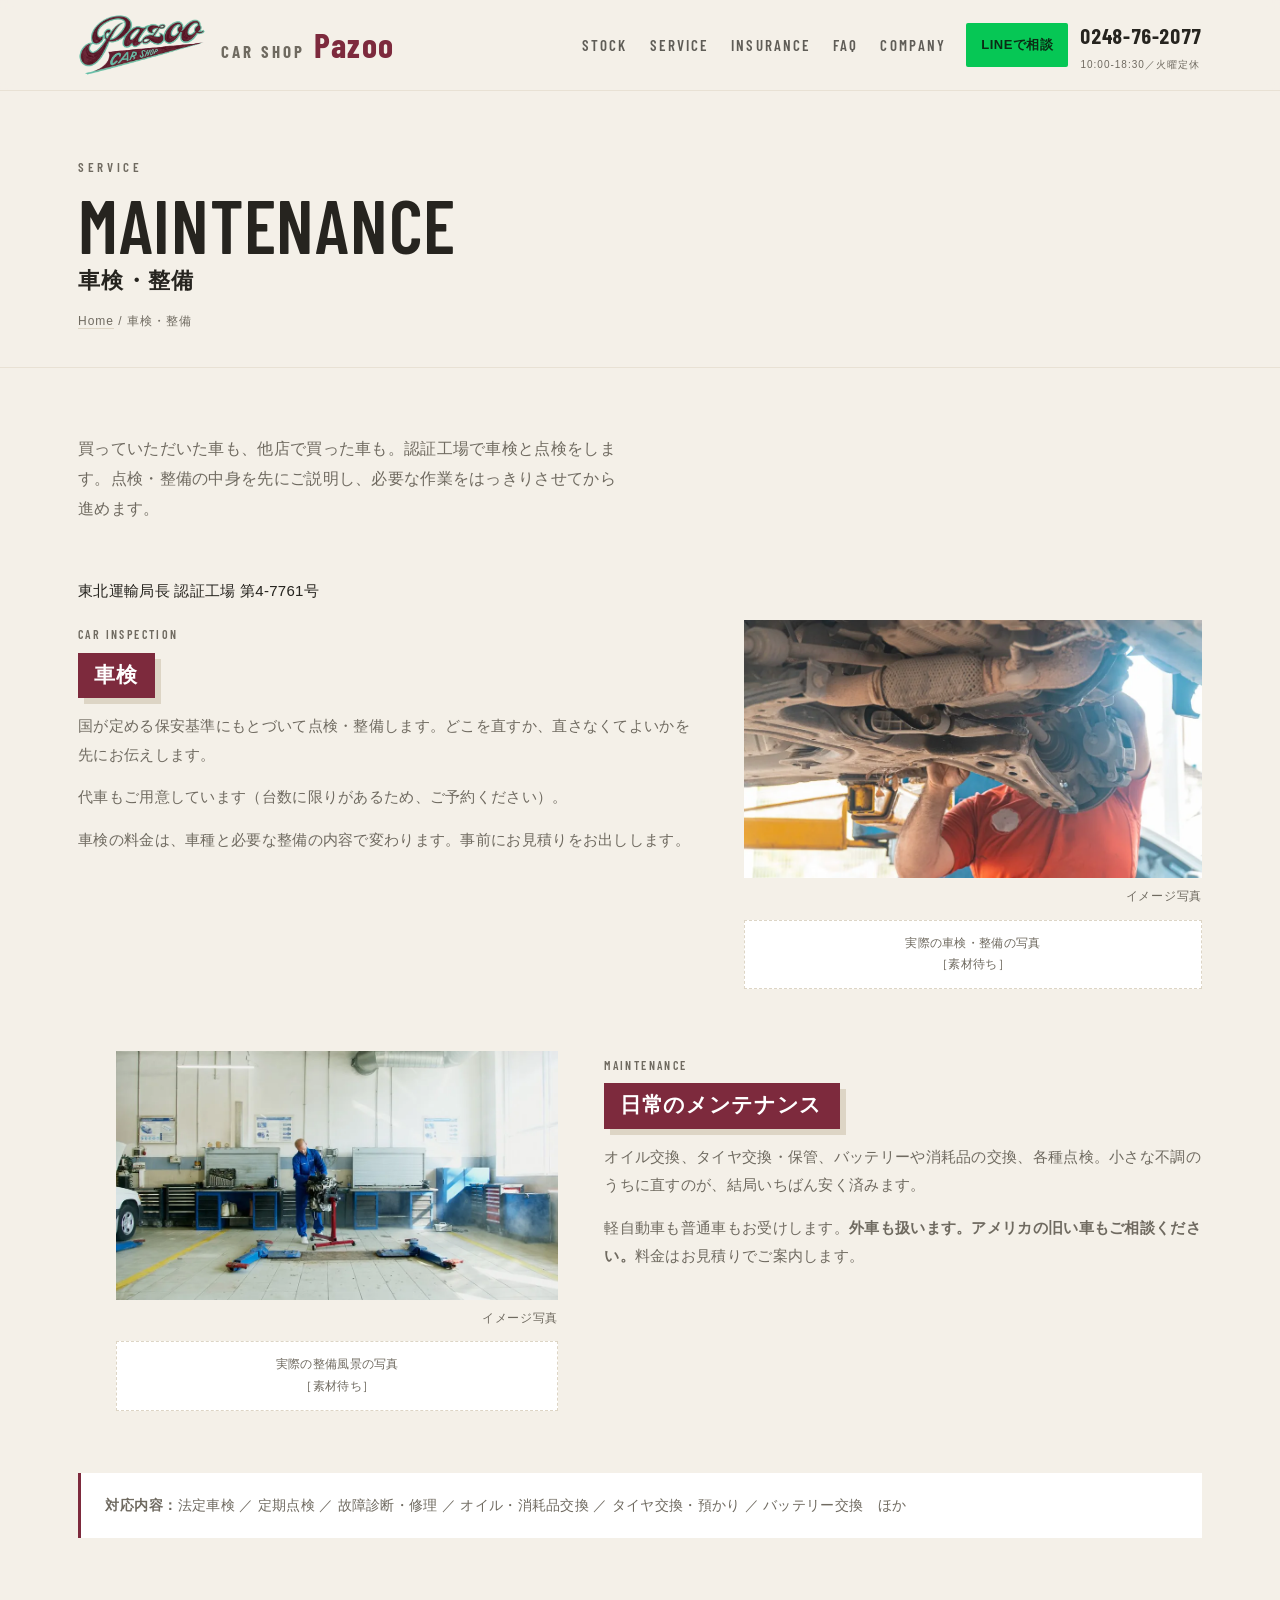
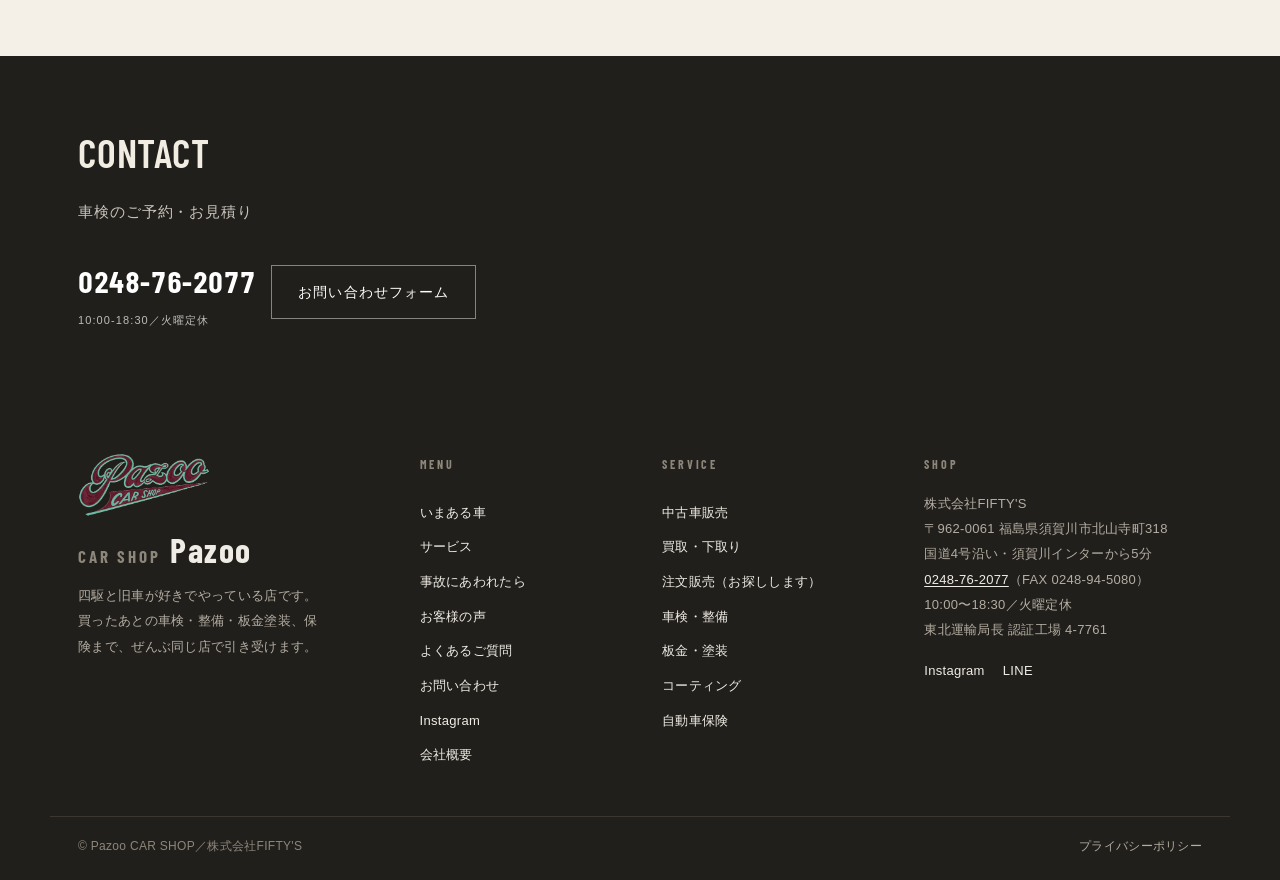
<file: maintenance.html>
<!DOCTYPE html>
<html lang="ja">
<head>
<meta charset="utf-8">
<meta name="viewport" content="width=device-width, initial-scale=1">
<meta name="robots" content="noindex,nofollow"><!-- STAGING-NOINDEX 2026-09-09 入れ替え公開時に削除 -->
<title>車検・整備 | CarShop Pazoo（福島県須賀川市）</title>
<meta name="description" content="CarShop Pazoo の車検・整備。福島県須賀川市で法定車検・点検・故障診断・各種メンテナンスを承ります。お車のことはお気軽にご相談ください。">
  <link rel="stylesheet" href="assets/fonts/fonts.css">
<link rel="stylesheet" href="assets/css/pazoo-2609.css">

<!-- ▼ SEO強化(head内追加のみ) 2026-07-30 ルイージ -->
<link rel="canonical" href="https://bunchan-groobeat.github.io/pazoo-hp/maintenance.html">
<meta property="og:type" content="website">
<meta property="og:site_name" content="CarShop Pazoo">
<meta property="og:locale" content="ja_JP">
<meta property="og:url" content="https://bunchan-groobeat.github.io/pazoo-hp/maintenance.html">
<meta property="og:title" content="車検・整備 | CarShop Pazoo（福島県須賀川市）">
<meta property="og:description" content="CarShop Pazoo の車検・整備。福島県須賀川市で法定車検・点検・故障診断・各種メンテナンスを承ります。お車のことはお気軽にご相談ください。">
<meta property="og:image" content="https://bunchan-groobeat.github.io/pazoo-hp/assets/img/ogp.jpg">
<meta name="twitter:card" content="summary_large_image">
<link rel="icon" href="assets/img/favicon.svg" type="image/svg+xml">
<link rel="apple-touch-icon" href="assets/img/favicon.svg">
<script type="application/ld+json">
[
  {
    "@context": "https://schema.org",
    "@type": "Service",
    "serviceType": "車検・整備",
    "provider": { "@type": "AutoRepair", "@id": "https://bunchan-groobeat.github.io/pazoo-hp/#business", "name": "CarShop Pazoo" },
    "areaServed": { "@type": "AdministrativeArea", "name": "福島県須賀川市およびその周辺" },
    "url": "https://bunchan-groobeat.github.io/pazoo-hp/maintenance.html",
    "description": "福島県須賀川市で法定車検・点検・故障診断・各種メンテナンスを承ります。"
  },
  {
    "@context": "https://schema.org",
    "@type": "BreadcrumbList",
    "itemListElement": [
      { "@type": "ListItem", "position": 1, "name": "HOME", "item": "https://bunchan-groobeat.github.io/pazoo-hp/" },
      { "@type": "ListItem", "position": 2, "name": "車検・整備", "item": "https://bunchan-groobeat.github.io/pazoo-hp/maintenance.html" }
    ]
  }
]
</script>
</head>
<body>

<svg class="ico-defs" aria-hidden="true" focusable="false" style="position:absolute;width:0;height:0;overflow:hidden">
  <symbol id="i-star" viewBox="0 0 24 24"><path d="M12 2l2.9 6.3 6.9.8-5.1 4.7 1.4 6.8L12 17.3 5.9 20.6l1.4-6.8L2.2 9.1l6.9-.8z"/></symbol>
  <symbol id="i-quote" viewBox="0 0 24 24"><path d="M9.5 5C6.4 6.6 4.5 9.4 4.5 12.6V19h6.2v-6.4H7.6c0-2 .9-3.6 2.7-4.6zM19.5 5c-3.1 1.6-5 4.4-5 7.6V19h6.2v-6.4h-3.1c0-2 .9-3.6 2.7-4.6z"/></symbol>
  <symbol id="i-ig" viewBox="0 0 24 24"><path d="M12 2.2c3.2 0 3.6 0 4.9.1 1.2.1 1.8.2 2.2.4.6.2 1 .5 1.4.9.4.4.7.8.9 1.4.2.4.4 1 .4 2.2.1 1.3.1 1.7.1 4.9s0 3.6-.1 4.9c-.1 1.2-.2 1.8-.4 2.2-.2.6-.5 1-.9 1.4-.4.4-.8.7-1.4.9-.4.2-1 .4-2.2.4-1.3.1-1.7.1-4.9.1s-3.6 0-4.9-.1c-1.2-.1-1.8-.2-2.2-.4-.6-.2-1-.5-1.4-.9-.4-.4-.7-.8-.9-1.4-.2-.4-.4-1-.4-2.2C2.2 15.6 2.2 15.2 2.2 12s0-3.6.1-4.9c.1-1.2.2-1.8.4-2.2.2-.6.5-1 .9-1.4.4-.4.8-.7 1.4-.9.4-.2 1-.4 2.2-.4C8.4 2.2 8.8 2.2 12 2.2zm0 1.8c-3.1 0-3.5 0-4.7.1-1.1.1-1.7.2-2.1.3-.5.2-.9.4-1.2.8-.4.3-.6.7-.8 1.2-.1.4-.3 1-.3 2.1-.1 1.2-.1 1.6-.1 4.7s0 3.5.1 4.7c.1 1.1.2 1.7.3 2.1.2.5.4.9.8 1.2.3.4.7.6 1.2.8.4.1 1 .3 2.1.3 1.2.1 1.6.1 4.7.1s3.5 0 4.7-.1c1.1-.1 1.7-.2 2.1-.3.5-.2.9-.4 1.2-.8.4-.3.6-.7.8-1.2.1-.4.3-1 .3-2.1.1-1.2.1-1.6.1-4.7s0-3.5-.1-4.7c-.1-1.1-.2-1.7-.3-2.1-.2-.5-.4-.9-.8-1.2-.3-.4-.7-.6-1.2-.8-.4-.1-1-.3-2.1-.3-1.2-.1-1.6-.1-4.7-.1zm0 3.1a4.9 4.9 0 110 9.8 4.9 4.9 0 010-9.8zm0 1.8a3.1 3.1 0 100 6.2 3.1 3.1 0 000-6.2zm5.1-3.2a1.15 1.15 0 110 2.3 1.15 1.15 0 010-2.3z"/></symbol>
  <symbol id="i-car" viewBox="0 0 24 24"><path d="M5 11l1.5-4h11L19 11h1.5v6H18a2 2 0 11-4 0h-4a2 2 0 11-4 0H3.5v-6H5zm2.2-.5h9.6L15.9 8.5H8.1z"/></symbol>
</svg>

<header class="hd">
  <div class="wrap">
    <div class="logo">
      <img id="logo" alt="Pazoo CAR SHOP" hidden>
      <span class="txt" id="logoTxt">Pazoo</span>
      <span class="brandtxt"><small>CAR SHOP</small>Pazoo</span>
    </div>
    <nav>
      <a href="index.html#stock">Stock</a>
      <a href="index.html#service">Service</a>
      <a href="order-insurance.html">Insurance</a>
      <a href="index.html#faq">FAQ</a>
      <a href="companyoutline.html">Company</a>
    </nav>
    <div class="cta">
      <a class="line" href="https://lin.ee/tHzevLr" target="_blank" rel="noopener">LINEで相談</a>
      <a class="tel" href="tel:0248762077">0248-76-2077<small>10:00-18:30／火曜定休</small></a>
      <button type="button" class="menu" id="menuBtn" aria-controls="drawer" aria-expanded="false" aria-label="メニューを開く"><span></span><span></span><span></span></button>
    </div>
  </div>
</header>
<nav class="drawer" id="drawer" aria-label="メニュー">
  <a href="index.html#stock">Stock<small>いまある車</small></a>
  <a href="index.html#service">Service<small>買う。探す。直す。守る。</small></a>
  <a href="index.html#insurance">Insurance<small>事故にあわれたら</small></a>
  <a href="index.html#voice">Voice<small>お客様の声</small></a>
  <a href="index.html#faq">FAQ<small>よくあるご質問</small></a>
  <a href="index.html#contact">Contact<small>お問い合わせ</small></a>
  <a href="index.html#insta">Instagram<small>@carshoppazoo</small></a>
  <a href="index.html#company">Company<small>会社概要</small></a>
  <div class="drawer-cta"><a class="line" href="https://lin.ee/tHzevLr" target="_blank" rel="noopener">LINEで相談</a><a class="tel" href="tel:0248762077">0248-76-2077</a></div>
</nav>

<section class="page-head">
  <div class="wrap">
    <p class="eyebrow">Service</p>
    <h1>Maintenance<span class="ja">車検・整備</span></h1>
    <p class="crumb"><a href="index.html">Home</a> / 車検・整備</p>
  </div>
</section>

<section class="sub">
  <div class="wrap">
    <p class="lead">買っていただいた車も、他店で買った車も。認証工場で車検と点検をします。点検・整備の中身を先にご説明し、必要な作業をはっきりさせてから進めます。</p>
    <p class="fact">東北運輸局長 認証工場 第4-7761号</p>
    <div class="row">
  <div class="row-txt"><h3><small>Car Inspection</small><span class="band">車検</span></h3><p>国が定める保安基準にもとづいて点検・整備します。どこを直すか、直さなくてよいかを先にお伝えします。</p><p>代車もご用意しています（台数に限りがあるため、ご予約ください）。</p><p>車検の料金は、車種と必要な整備の内容で変わります。事前にお見積りをお出しします。</p></div>
  <div class="row-img"><figure class="figimg"><img src="assets/img/service/maint-check.webp" alt="リフトアップして足回りを点検する作業イメージ" loading="lazy" width="1000" height="563"><figcaption>イメージ写真</figcaption></figure><p class="ph ph-s">実際の車検・整備の写真<br>［素材待ち］</p></div>
</div>
    <div class="row flip">
  <div class="row-txt"><h3><small>Maintenance</small><span class="band">日常のメンテナンス</span></h3><p>オイル交換、タイヤ交換・保管、バッテリーや消耗品の交換、各種点検。小さな不調のうちに直すのが、結局いちばん安く済みます。</p><p>軽自動車も普通車もお受けします。<strong>外車も扱います。アメリカの旧い車もご相談ください。</strong>料金はお見積りでご案内します。</p></div>
  <div class="row-img"><figure class="figimg"><img src="assets/img/service/maint-shop.webp" alt="整備工場での作業イメージ" loading="lazy" width="1000" height="563"><figcaption>イメージ写真</figcaption></figure><p class="ph ph-s">実際の整備風景の写真<br>［素材待ち］</p></div>
</div>
    <div class="note"><span class="label">対応内容：</span>法定車検 ／ 定期点検 ／ 故障診断・修理 ／ オイル・消耗品交換 ／ タイヤ交換・預かり ／ バッテリー交換　ほか</div>
  </div>
</section>
<section class="cta-band">
  <div class="wrap">
    <h2>Contact<span class="ja">車検のご予約・お見積り</span></h2>
    <div class="acts">
      <a class="b-tel" href="tel:0248762077">0248-76-2077<small>10:00-18:30／火曜定休</small></a>
      <a class="b-form" href="contact.html">お問い合わせフォーム</a>
    </div>
  </div>
</section>
<footer class="ft">
  <div class="wrap ft-inner">
    <div class="f-brand">
      <div class="ftlogo"><img id="logoFt" alt="Pazoo CAR SHOP" hidden><b id="logoFtTxt">Pazoo</b><span class="brandtxt"><small>CAR SHOP</small>Pazoo</span></div>
      <p class="f-tagline">四駆と旧車が好きでやっている店です。買ったあとの車検・整備・板金塗装、保険まで、ぜんぶ同じ店で引き受けます。</p>
    </div>

    <nav class="f-nav" aria-label="フッターメニュー">
      <p class="f-label">Menu</p>
      <a href="index.html#stock">いまある車</a>
      <a href="index.html#service">サービス</a>
      <a href="index.html#insurance">事故にあわれたら</a>
      <a href="index.html#voice">お客様の声</a>
      <a href="index.html#faq">よくあるご質問</a>
      <a href="contact.html">お問い合わせ</a>
      <a href="index.html#insta">Instagram</a>
      <a href="companyoutline.html">会社概要</a>
    </nav>

    <nav class="f-nav" aria-label="取り扱いメニュー">
      <p class="f-label">Service</p>
      <a href="order.html">中古車販売</a>
      <a href="order.html">買取・下取り</a>
      <a href="order.html">注文販売（お探しします）</a>
      <a href="maintenance.html">車検・整備</a>
      <a href="repair-paint.html">板金・塗装</a>
      <a href="coating.html">コーティング</a>
      <a href="order-insurance.html">自動車保険</a>
    </nav>

    <div class="f-info">
      <p class="f-label">Shop</p>
      <p class="f-address">
        株式会社FIFTY&#39;S<br>
        〒962-0061 福島県須賀川市北山寺町318<br>
        国道4号沿い・須賀川インターから5分<br>
        <a href="tel:0248762077">0248-76-2077</a>（FAX 0248-94-5080）<br>
        10:00〜18:30／火曜定休<br>
        東北運輸局長 認証工場 4-7761
      </p>
      <p class="f-sns">
        <a href="https://www.instagram.com/carshoppazoo" target="_blank" rel="noopener">Instagram</a>
        <a href="https://lin.ee/tHzevLr" target="_blank" rel="noopener">LINE</a>
      </p>
    </div>
  </div>

  <div class="wrap ft-bottom">
    <span>&copy; Pazoo CAR SHOP／株式会社FIFTY&#39;S</span>
    <a href="privacy.html">プライバシーポリシー</a>
  </div>
</footer>

<div class="fixbar">
  <a class="fx-tel" href="tel:0248762077"><small>お電話</small>0248-76-2077</a>
  <a class="fx-line" href="https://lin.ee/tHzevLr" target="_blank" rel="noopener">LINEで相談</a>
</div>


<script src="assets/js/pazoo-2609.js" defer></script>
</body>
</html>
</file>
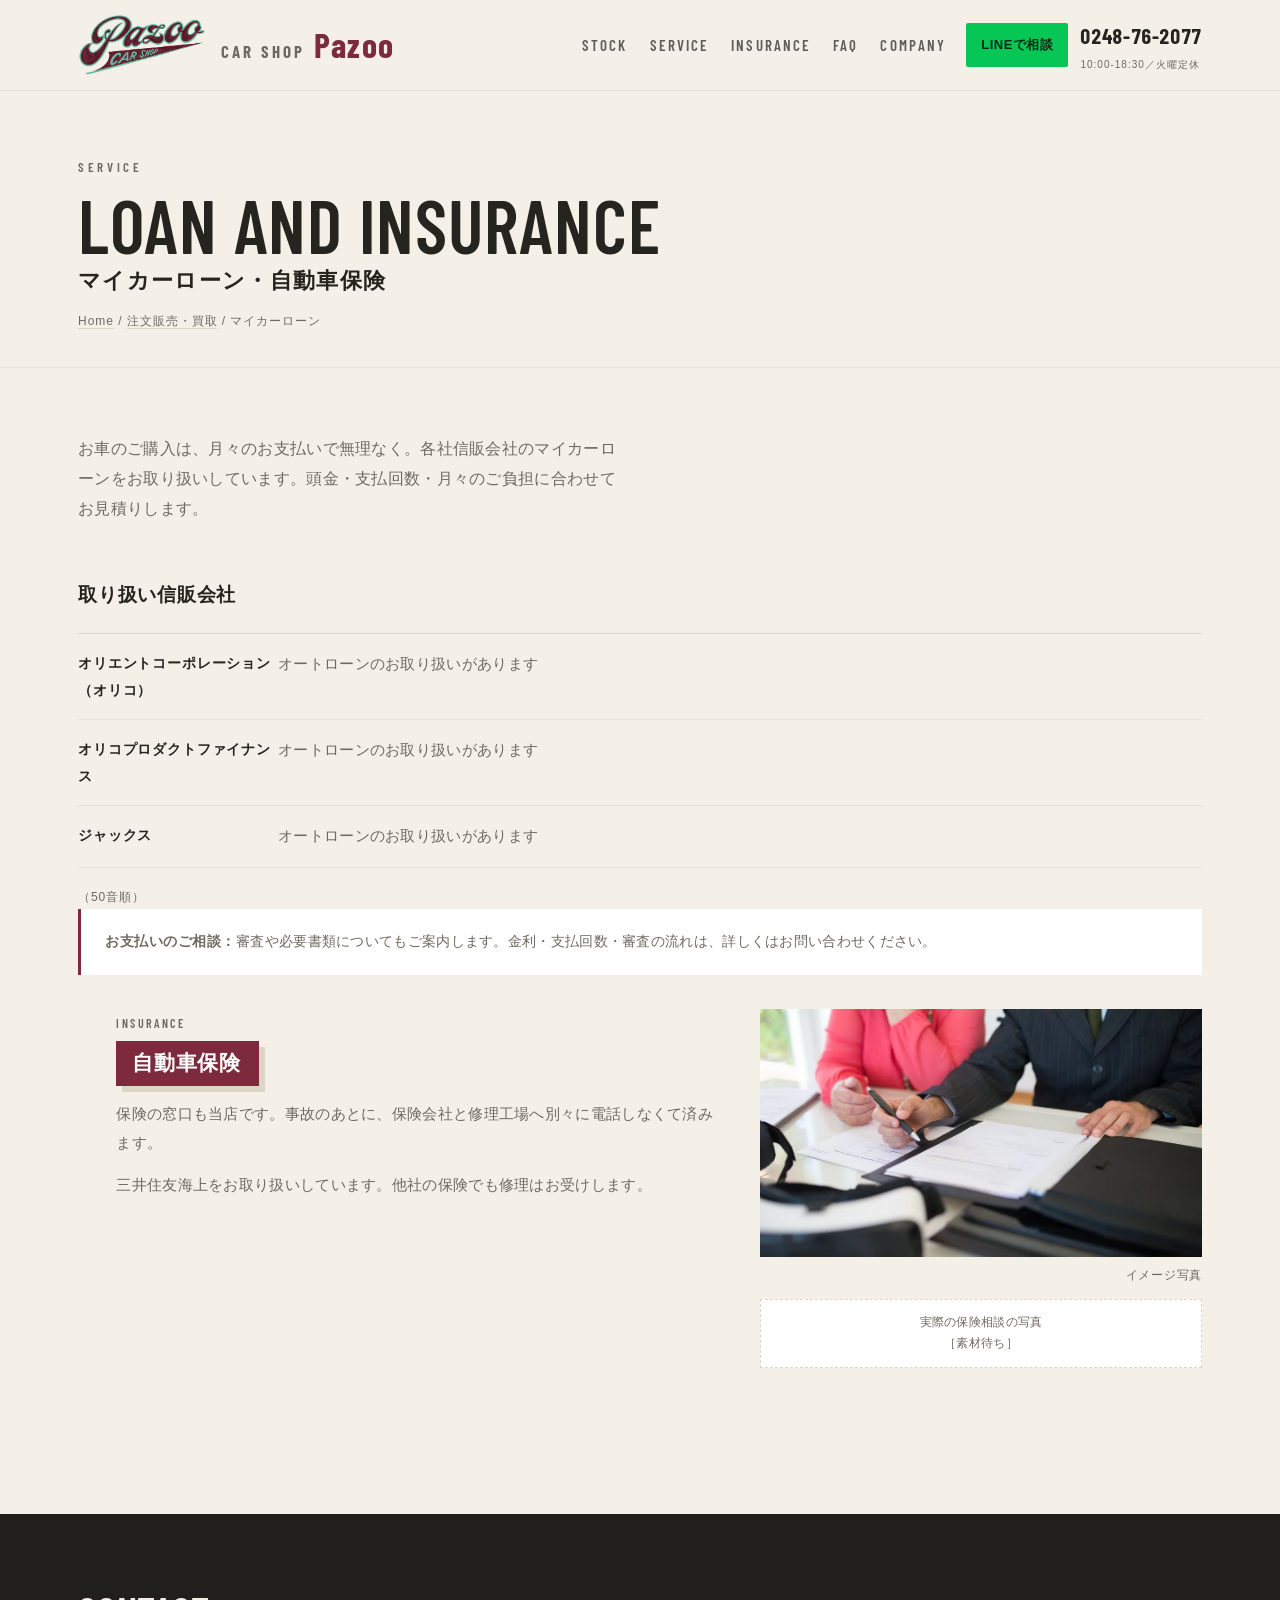
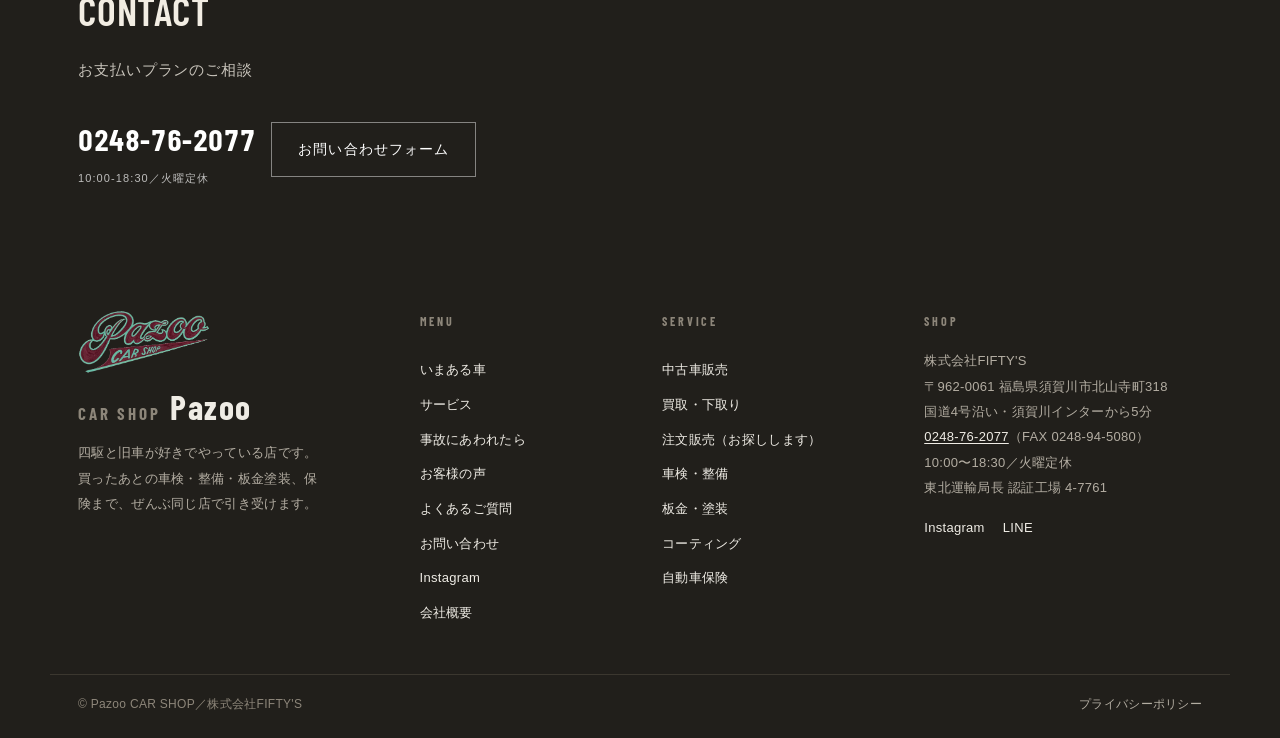
<file: order-insurance.html>
<!DOCTYPE html>
<html lang="ja">
<head>
<meta charset="utf-8">
<meta name="viewport" content="width=device-width, initial-scale=1">
<meta name="robots" content="noindex,nofollow"><!-- STAGING-NOINDEX 2026-09-09 入れ替え公開時に削除 -->
<title>マイカーローン | CarShop Pazoo（福島県須賀川市）</title>
<meta name="description" content="CarShop Pazoo のマイカーローン。各社信販会社のオートローンをお取り扱いしています。お支払いプランはお気軽にご相談ください。自動車保険のご相談も承ります。">
  <link rel="stylesheet" href="assets/fonts/fonts.css">
<link rel="stylesheet" href="assets/css/pazoo-2609.css">

<!-- ▼ SEO強化(head内追加のみ) 2026-07-30 ルイージ -->
<link rel="canonical" href="https://bunchan-groobeat.github.io/pazoo-hp/order-insurance.html">
<meta property="og:type" content="website">
<meta property="og:site_name" content="CarShop Pazoo">
<meta property="og:locale" content="ja_JP">
<meta property="og:url" content="https://bunchan-groobeat.github.io/pazoo-hp/order-insurance.html">
<meta property="og:title" content="マイカーローン | CarShop Pazoo（福島県須賀川市）">
<meta property="og:description" content="CarShop Pazoo のマイカーローン。各社信販会社のオートローンをお取り扱い。お支払いプラン・自動車保険のご相談も承ります。">
<meta property="og:image" content="https://bunchan-groobeat.github.io/pazoo-hp/assets/img/ogp.jpg">
<meta name="twitter:card" content="summary_large_image">
<link rel="icon" href="assets/img/favicon.svg" type="image/svg+xml">
<link rel="apple-touch-icon" href="assets/img/favicon.svg">
<script type="application/ld+json">
[
  {
    "@context": "https://schema.org",
    "@type": "Service",
    "serviceType": "マイカーローン・自動車保険相談",
    "provider": { "@type": "AutoDealer", "@id": "https://bunchan-groobeat.github.io/pazoo-hp/#business", "name": "CarShop Pazoo" },
    "areaServed": { "@type": "AdministrativeArea", "name": "福島県須賀川市およびその周辺" },
    "url": "https://bunchan-groobeat.github.io/pazoo-hp/order-insurance.html",
    "description": "各社信販会社のオートローンをお取り扱い。お支払いプラン・自動車保険のご相談を承ります。"
  },
  {
    "@context": "https://schema.org",
    "@type": "BreadcrumbList",
    "itemListElement": [
      { "@type": "ListItem", "position": 1, "name": "HOME", "item": "https://bunchan-groobeat.github.io/pazoo-hp/" },
      { "@type": "ListItem", "position": 2, "name": "注文販売・買取", "item": "https://bunchan-groobeat.github.io/pazoo-hp/order.html" },
      { "@type": "ListItem", "position": 3, "name": "マイカーローン", "item": "https://bunchan-groobeat.github.io/pazoo-hp/order-insurance.html" }
    ]
  }
]
</script>
</head>
<body>

<svg class="ico-defs" aria-hidden="true" focusable="false" style="position:absolute;width:0;height:0;overflow:hidden">
  <symbol id="i-star" viewBox="0 0 24 24"><path d="M12 2l2.9 6.3 6.9.8-5.1 4.7 1.4 6.8L12 17.3 5.9 20.6l1.4-6.8L2.2 9.1l6.9-.8z"/></symbol>
  <symbol id="i-quote" viewBox="0 0 24 24"><path d="M9.5 5C6.4 6.6 4.5 9.4 4.5 12.6V19h6.2v-6.4H7.6c0-2 .9-3.6 2.7-4.6zM19.5 5c-3.1 1.6-5 4.4-5 7.6V19h6.2v-6.4h-3.1c0-2 .9-3.6 2.7-4.6z"/></symbol>
  <symbol id="i-ig" viewBox="0 0 24 24"><path d="M12 2.2c3.2 0 3.6 0 4.9.1 1.2.1 1.8.2 2.2.4.6.2 1 .5 1.4.9.4.4.7.8.9 1.4.2.4.4 1 .4 2.2.1 1.3.1 1.7.1 4.9s0 3.6-.1 4.9c-.1 1.2-.2 1.8-.4 2.2-.2.6-.5 1-.9 1.4-.4.4-.8.7-1.4.9-.4.2-1 .4-2.2.4-1.3.1-1.7.1-4.9.1s-3.6 0-4.9-.1c-1.2-.1-1.8-.2-2.2-.4-.6-.2-1-.5-1.4-.9-.4-.4-.7-.8-.9-1.4-.2-.4-.4-1-.4-2.2C2.2 15.6 2.2 15.2 2.2 12s0-3.6.1-4.9c.1-1.2.2-1.8.4-2.2.2-.6.5-1 .9-1.4.4-.4.8-.7 1.4-.9.4-.2 1-.4 2.2-.4C8.4 2.2 8.8 2.2 12 2.2zm0 1.8c-3.1 0-3.5 0-4.7.1-1.1.1-1.7.2-2.1.3-.5.2-.9.4-1.2.8-.4.3-.6.7-.8 1.2-.1.4-.3 1-.3 2.1-.1 1.2-.1 1.6-.1 4.7s0 3.5.1 4.7c.1 1.1.2 1.7.3 2.1.2.5.4.9.8 1.2.3.4.7.6 1.2.8.4.1 1 .3 2.1.3 1.2.1 1.6.1 4.7.1s3.5 0 4.7-.1c1.1-.1 1.7-.2 2.1-.3.5-.2.9-.4 1.2-.8.4-.3.6-.7.8-1.2.1-.4.3-1 .3-2.1.1-1.2.1-1.6.1-4.7s0-3.5-.1-4.7c-.1-1.1-.2-1.7-.3-2.1-.2-.5-.4-.9-.8-1.2-.3-.4-.7-.6-1.2-.8-.4-.1-1-.3-2.1-.3-1.2-.1-1.6-.1-4.7-.1zm0 3.1a4.9 4.9 0 110 9.8 4.9 4.9 0 010-9.8zm0 1.8a3.1 3.1 0 100 6.2 3.1 3.1 0 000-6.2zm5.1-3.2a1.15 1.15 0 110 2.3 1.15 1.15 0 010-2.3z"/></symbol>
  <symbol id="i-car" viewBox="0 0 24 24"><path d="M5 11l1.5-4h11L19 11h1.5v6H18a2 2 0 11-4 0h-4a2 2 0 11-4 0H3.5v-6H5zm2.2-.5h9.6L15.9 8.5H8.1z"/></symbol>
</svg>

<header class="hd">
  <div class="wrap">
    <div class="logo">
      <img id="logo" alt="Pazoo CAR SHOP" hidden>
      <span class="txt" id="logoTxt">Pazoo</span>
      <span class="brandtxt"><small>CAR SHOP</small>Pazoo</span>
    </div>
    <nav>
      <a href="index.html#stock">Stock</a>
      <a href="index.html#service">Service</a>
      <a href="order-insurance.html">Insurance</a>
      <a href="index.html#faq">FAQ</a>
      <a href="companyoutline.html">Company</a>
    </nav>
    <div class="cta">
      <a class="line" href="https://lin.ee/tHzevLr" target="_blank" rel="noopener">LINEで相談</a>
      <a class="tel" href="tel:0248762077">0248-76-2077<small>10:00-18:30／火曜定休</small></a>
      <button type="button" class="menu" id="menuBtn" aria-controls="drawer" aria-expanded="false" aria-label="メニューを開く"><span></span><span></span><span></span></button>
    </div>
  </div>
</header>
<nav class="drawer" id="drawer" aria-label="メニュー">
  <a href="index.html#stock">Stock<small>いまある車</small></a>
  <a href="index.html#service">Service<small>買う。探す。直す。守る。</small></a>
  <a href="index.html#insurance">Insurance<small>事故にあわれたら</small></a>
  <a href="index.html#voice">Voice<small>お客様の声</small></a>
  <a href="index.html#faq">FAQ<small>よくあるご質問</small></a>
  <a href="index.html#contact">Contact<small>お問い合わせ</small></a>
  <a href="index.html#insta">Instagram<small>@carshoppazoo</small></a>
  <a href="index.html#company">Company<small>会社概要</small></a>
  <div class="drawer-cta"><a class="line" href="https://lin.ee/tHzevLr" target="_blank" rel="noopener">LINEで相談</a><a class="tel" href="tel:0248762077">0248-76-2077</a></div>
</nav>

<section class="page-head">
  <div class="wrap">
    <p class="eyebrow">Service</p>
    <h1>Loan and Insurance<span class="ja">マイカーローン・自動車保険</span></h1>
    <p class="crumb"><a href="index.html">Home</a> / <a href="order.html">注文販売・買取</a> / マイカーローン</p>
  </div>
</section>

<section class="sub">
  <div class="wrap">
    <p class="lead">お車のご購入は、月々のお支払いで無理なく。各社信販会社のマイカーローンをお取り扱いしています。頭金・支払回数・月々のご負担に合わせてお見積りします。</p>
    <h3 style="margin:0 0 20px;font-size:19px;letter-spacing:.04em">取り扱い信販会社</h3>
    <dl class="deflist"><div><dt>オリエントコーポレーション（オリコ）</dt><dd>オートローンのお取り扱いがあります</dd></div><div><dt>オリコプロダクトファイナンス</dt><dd>オートローンのお取り扱いがあります</dd></div><div><dt>ジャックス</dt><dd>オートローンのお取り扱いがあります</dd></div></dl><p class="crumb">（50音順）</p>
    <div class="note"><span class="label">お支払いのご相談：</span>審査や必要書類についてもご案内します。金利・支払回数・審査の流れは、詳しくはお問い合わせください。</div>
    <div class="row">
  <div class="row-txt"><h3><small>Insurance</small><span class="band">自動車保険</span></h3><p>保険の窓口も当店です。事故のあとに、保険会社と修理工場へ別々に電話しなくて済みます。</p><p>三井住友海上をお取り扱いしています。他社の保険でも修理はお受けします。</p></div>
  <div class="row-img"><figure class="figimg"><img src="assets/img/service/insurance-consult.webp" alt="書類を見ながら相談する場面のイメージ" loading="lazy" width="1000" height="563"><figcaption>イメージ写真</figcaption></figure><p class="ph ph-s">実際の保険相談の写真<br>［素材待ち］</p></div>
</div>
  </div>
</section>
<section class="cta-band">
  <div class="wrap">
    <h2>Contact<span class="ja">お支払いプランのご相談</span></h2>
    <div class="acts">
      <a class="b-tel" href="tel:0248762077">0248-76-2077<small>10:00-18:30／火曜定休</small></a>
      <a class="b-form" href="contact.html">お問い合わせフォーム</a>
    </div>
  </div>
</section>
<footer class="ft">
  <div class="wrap ft-inner">
    <div class="f-brand">
      <div class="ftlogo"><img id="logoFt" alt="Pazoo CAR SHOP" hidden><b id="logoFtTxt">Pazoo</b><span class="brandtxt"><small>CAR SHOP</small>Pazoo</span></div>
      <p class="f-tagline">四駆と旧車が好きでやっている店です。買ったあとの車検・整備・板金塗装、保険まで、ぜんぶ同じ店で引き受けます。</p>
    </div>

    <nav class="f-nav" aria-label="フッターメニュー">
      <p class="f-label">Menu</p>
      <a href="index.html#stock">いまある車</a>
      <a href="index.html#service">サービス</a>
      <a href="index.html#insurance">事故にあわれたら</a>
      <a href="index.html#voice">お客様の声</a>
      <a href="index.html#faq">よくあるご質問</a>
      <a href="contact.html">お問い合わせ</a>
      <a href="index.html#insta">Instagram</a>
      <a href="companyoutline.html">会社概要</a>
    </nav>

    <nav class="f-nav" aria-label="取り扱いメニュー">
      <p class="f-label">Service</p>
      <a href="order.html">中古車販売</a>
      <a href="order.html">買取・下取り</a>
      <a href="order.html">注文販売（お探しします）</a>
      <a href="maintenance.html">車検・整備</a>
      <a href="repair-paint.html">板金・塗装</a>
      <a href="coating.html">コーティング</a>
      <a href="order-insurance.html">自動車保険</a>
    </nav>

    <div class="f-info">
      <p class="f-label">Shop</p>
      <p class="f-address">
        株式会社FIFTY&#39;S<br>
        〒962-0061 福島県須賀川市北山寺町318<br>
        国道4号沿い・須賀川インターから5分<br>
        <a href="tel:0248762077">0248-76-2077</a>（FAX 0248-94-5080）<br>
        10:00〜18:30／火曜定休<br>
        東北運輸局長 認証工場 4-7761
      </p>
      <p class="f-sns">
        <a href="https://www.instagram.com/carshoppazoo" target="_blank" rel="noopener">Instagram</a>
        <a href="https://lin.ee/tHzevLr" target="_blank" rel="noopener">LINE</a>
      </p>
    </div>
  </div>

  <div class="wrap ft-bottom">
    <span>&copy; Pazoo CAR SHOP／株式会社FIFTY&#39;S</span>
    <a href="privacy.html">プライバシーポリシー</a>
  </div>
</footer>

<div class="fixbar">
  <a class="fx-tel" href="tel:0248762077"><small>お電話</small>0248-76-2077</a>
  <a class="fx-line" href="https://lin.ee/tHzevLr" target="_blank" rel="noopener">LINEで相談</a>
</div>


<script src="assets/js/pazoo-2609.js" defer></script>
</body>
</html>
</file>
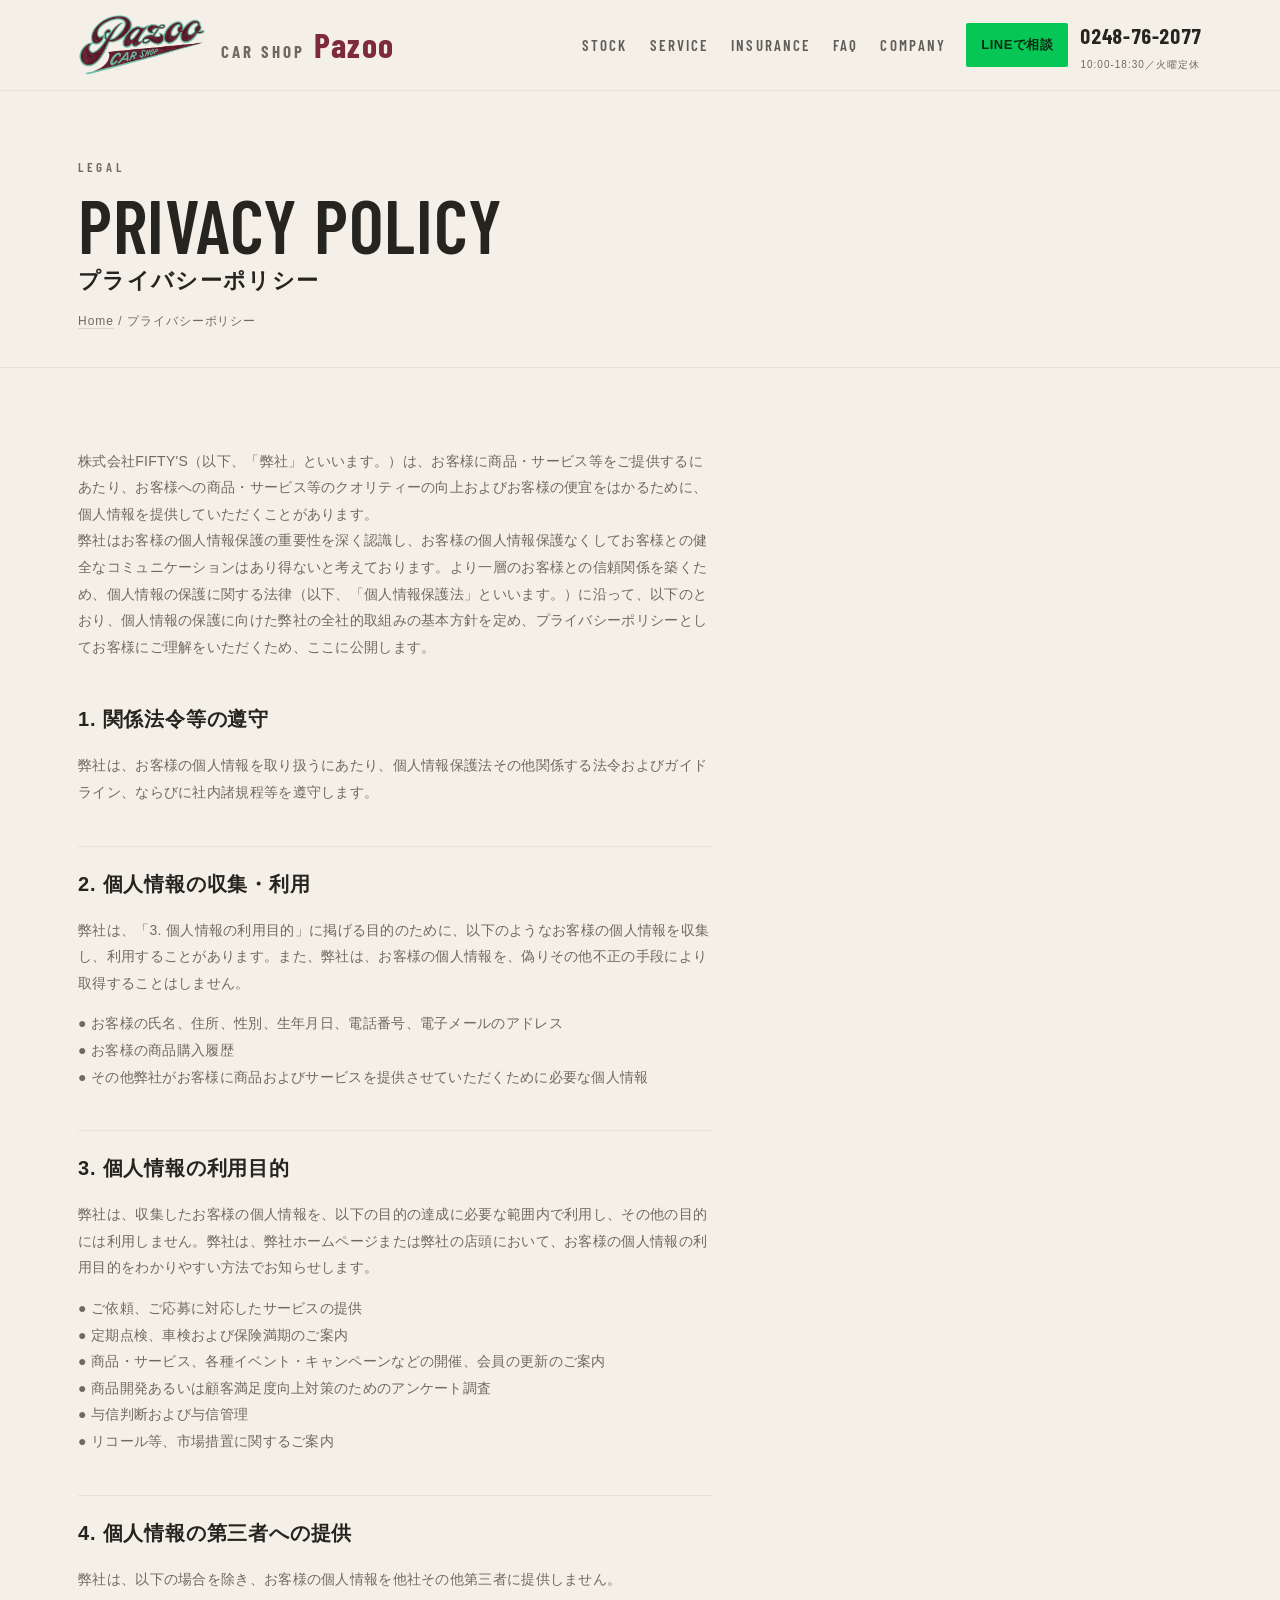
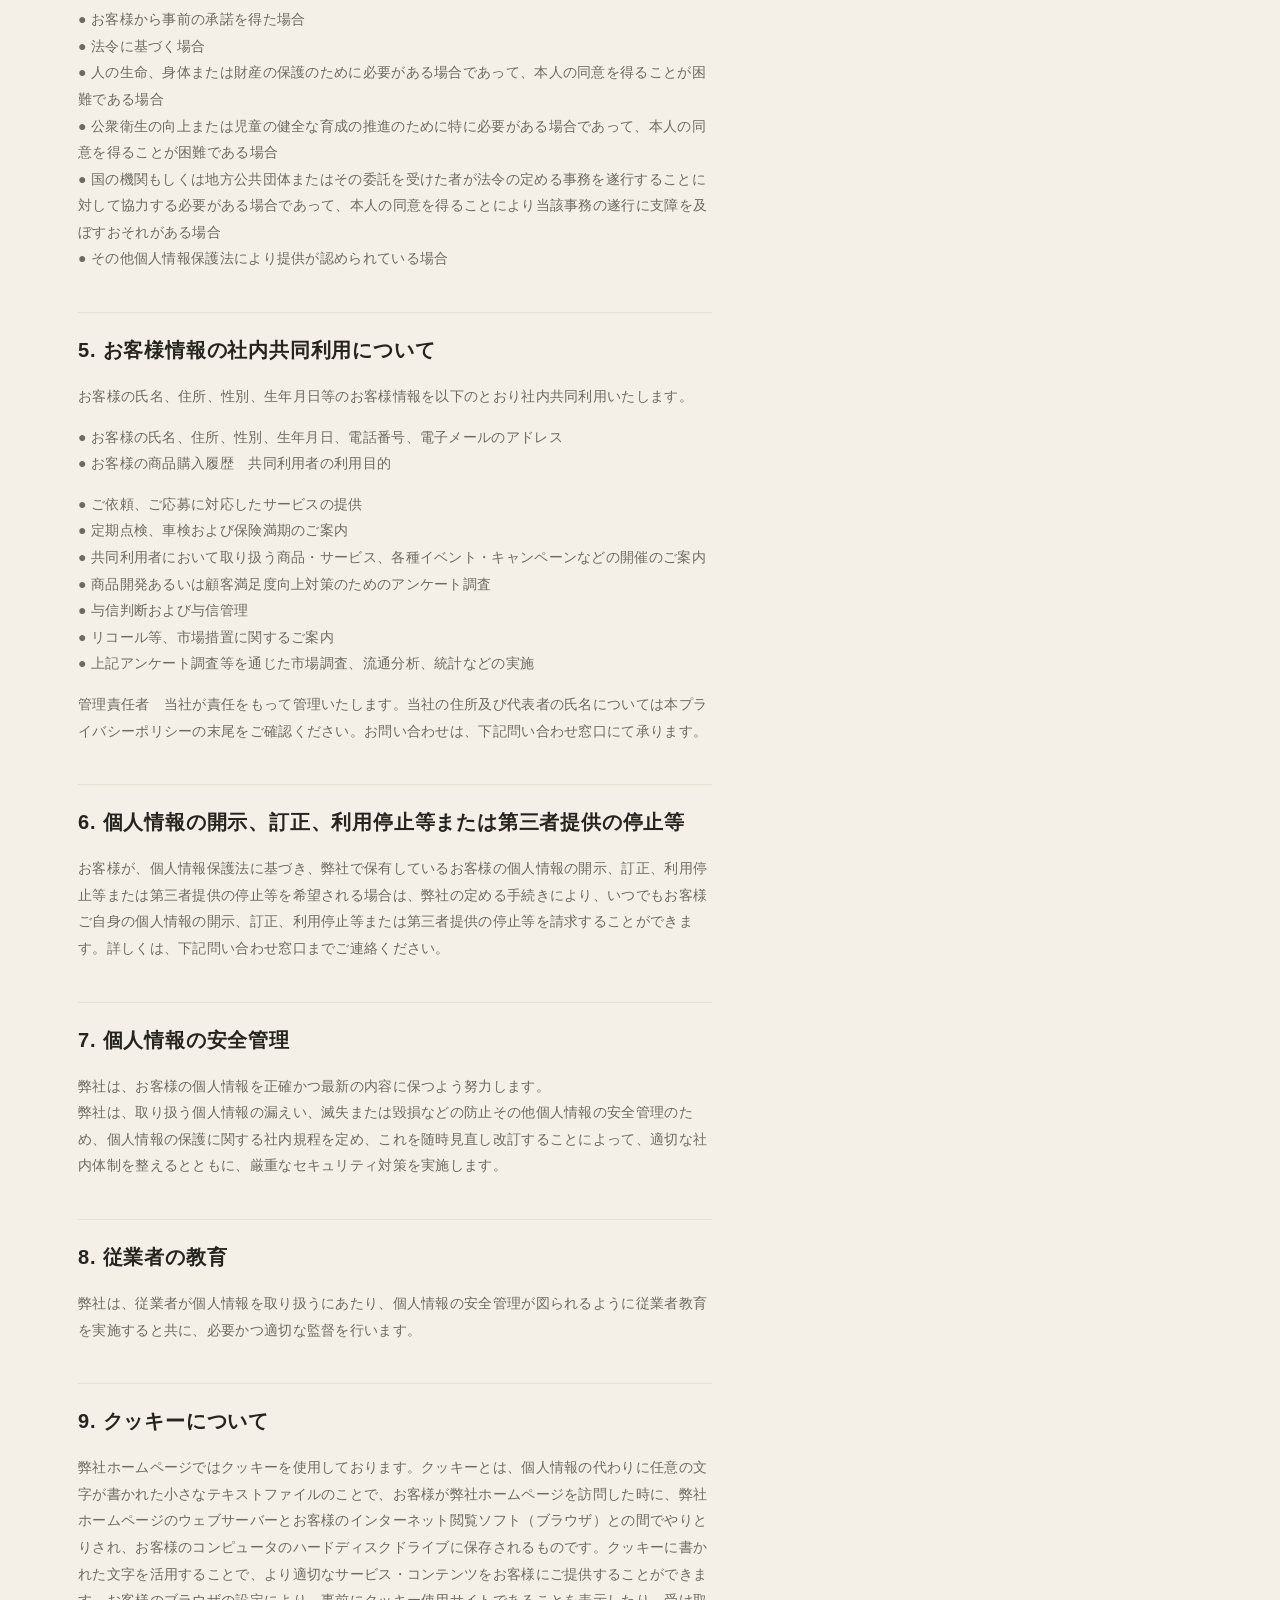
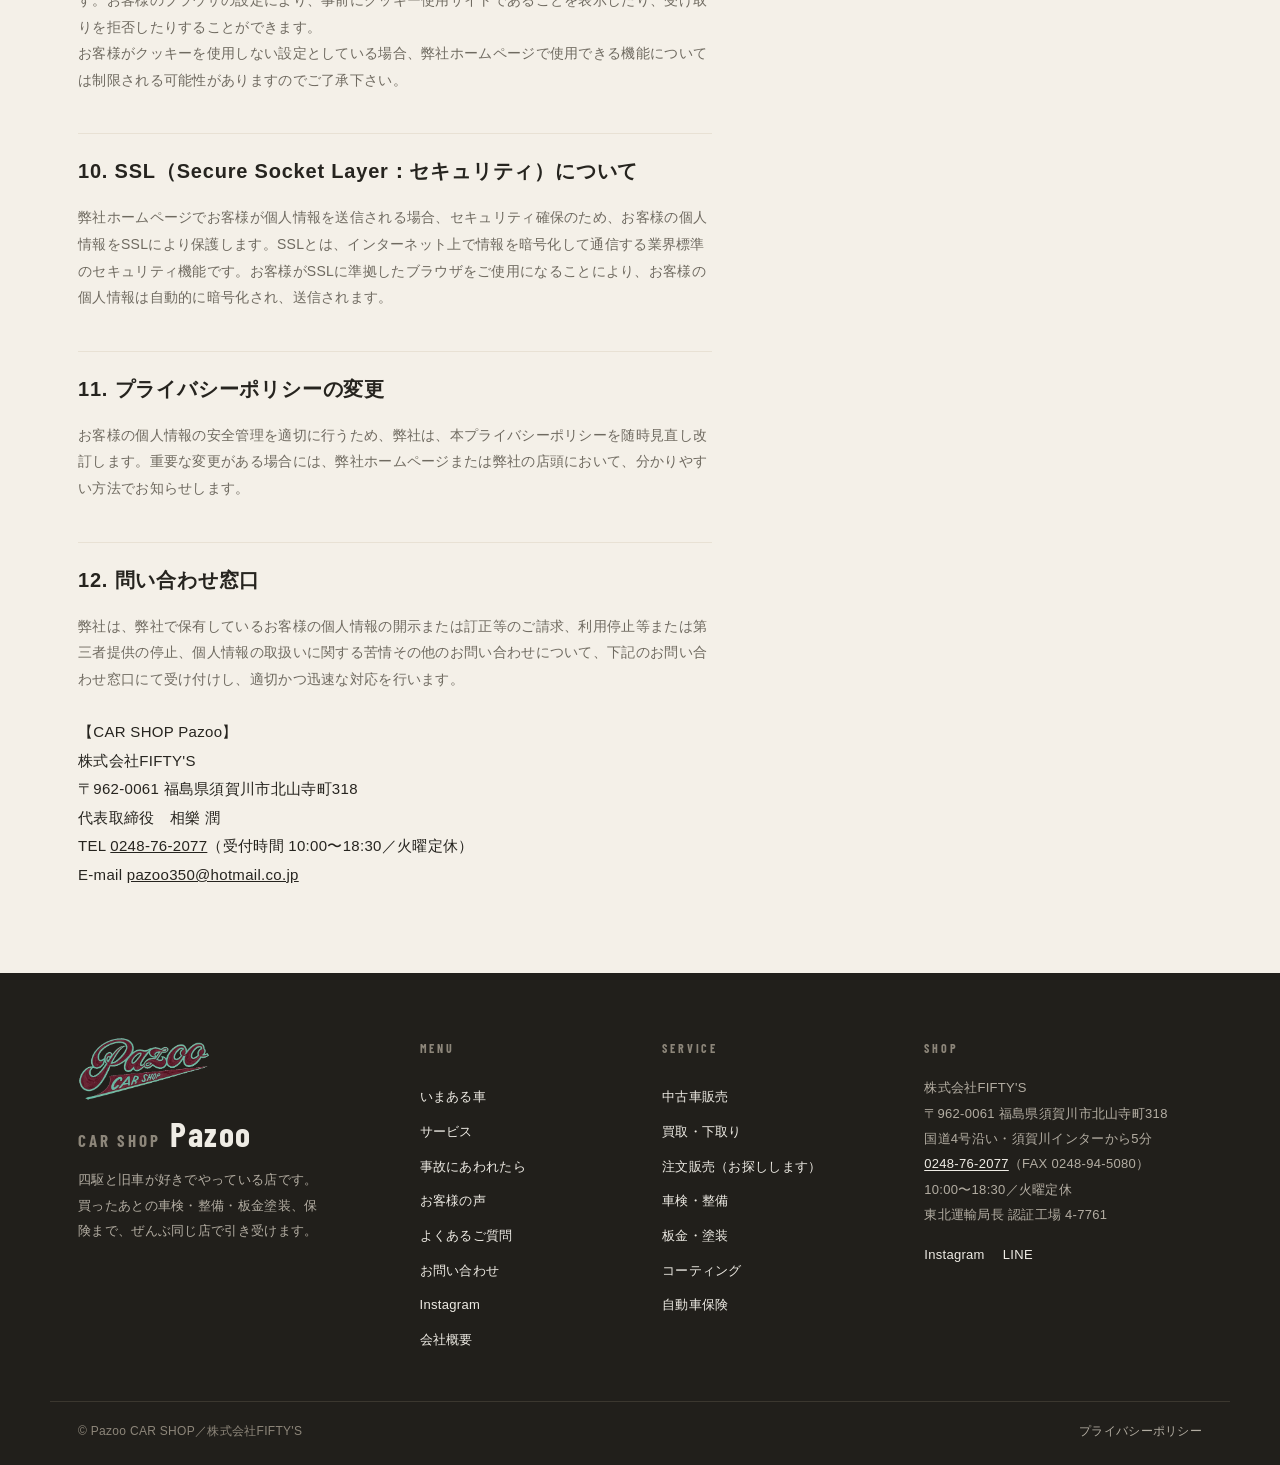
<file: privacy.html>
<!DOCTYPE html>
<html lang="ja">
<head>
<meta charset="utf-8">
<meta name="viewport" content="width=device-width, initial-scale=1">
<meta name="robots" content="noindex,nofollow"><!-- STAGING-NOINDEX 2026-09-09 入れ替え公開時に削除 -->
<title>プライバシーポリシー | CarShop Pazoo（福島県須賀川市）</title>
<meta name="description" content="CarShop Pazoo（株式会社FIFTY'S）のプライバシーポリシー（個人情報保護方針）です。">
  <link rel="stylesheet" href="assets/fonts/fonts.css">
<link rel="stylesheet" href="assets/css/pazoo-2609.css">

<!-- ▼ SEO強化(head内追加のみ) 2026-07-30 ルイージ -->
<link rel="canonical" href="https://bunchan-groobeat.github.io/pazoo-hp/privacy.html">
<meta property="og:type" content="website">
<meta property="og:site_name" content="CarShop Pazoo">
<meta property="og:locale" content="ja_JP">
<meta property="og:url" content="https://bunchan-groobeat.github.io/pazoo-hp/privacy.html">
<meta property="og:title" content="プライバシーポリシー | CarShop Pazoo（福島県須賀川市）">
<meta property="og:description" content="CarShop Pazoo（株式会社FIFTY'S）のプライバシーポリシー（個人情報保護方針）です。">
<meta property="og:image" content="https://bunchan-groobeat.github.io/pazoo-hp/assets/img/ogp.jpg">
<meta name="twitter:card" content="summary_large_image">
<link rel="icon" href="assets/img/favicon.svg" type="image/svg+xml">
<link rel="apple-touch-icon" href="assets/img/favicon.svg">
<script type="application/ld+json">
{
  "@context": "https://schema.org",
  "@type": "BreadcrumbList",
  "itemListElement": [
    { "@type": "ListItem", "position": 1, "name": "HOME", "item": "https://bunchan-groobeat.github.io/pazoo-hp/" },
    { "@type": "ListItem", "position": 2, "name": "プライバシーポリシー", "item": "https://bunchan-groobeat.github.io/pazoo-hp/privacy.html" }
  ]
}
</script>
</head>
<body>

<svg class="ico-defs" aria-hidden="true" focusable="false" style="position:absolute;width:0;height:0;overflow:hidden">
  <symbol id="i-star" viewBox="0 0 24 24"><path d="M12 2l2.9 6.3 6.9.8-5.1 4.7 1.4 6.8L12 17.3 5.9 20.6l1.4-6.8L2.2 9.1l6.9-.8z"/></symbol>
  <symbol id="i-quote" viewBox="0 0 24 24"><path d="M9.5 5C6.4 6.6 4.5 9.4 4.5 12.6V19h6.2v-6.4H7.6c0-2 .9-3.6 2.7-4.6zM19.5 5c-3.1 1.6-5 4.4-5 7.6V19h6.2v-6.4h-3.1c0-2 .9-3.6 2.7-4.6z"/></symbol>
  <symbol id="i-ig" viewBox="0 0 24 24"><path d="M12 2.2c3.2 0 3.6 0 4.9.1 1.2.1 1.8.2 2.2.4.6.2 1 .5 1.4.9.4.4.7.8.9 1.4.2.4.4 1 .4 2.2.1 1.3.1 1.7.1 4.9s0 3.6-.1 4.9c-.1 1.2-.2 1.8-.4 2.2-.2.6-.5 1-.9 1.4-.4.4-.8.7-1.4.9-.4.2-1 .4-2.2.4-1.3.1-1.7.1-4.9.1s-3.6 0-4.9-.1c-1.2-.1-1.8-.2-2.2-.4-.6-.2-1-.5-1.4-.9-.4-.4-.7-.8-.9-1.4-.2-.4-.4-1-.4-2.2C2.2 15.6 2.2 15.2 2.2 12s0-3.6.1-4.9c.1-1.2.2-1.8.4-2.2.2-.6.5-1 .9-1.4.4-.4.8-.7 1.4-.9.4-.2 1-.4 2.2-.4C8.4 2.2 8.8 2.2 12 2.2zm0 1.8c-3.1 0-3.5 0-4.7.1-1.1.1-1.7.2-2.1.3-.5.2-.9.4-1.2.8-.4.3-.6.7-.8 1.2-.1.4-.3 1-.3 2.1-.1 1.2-.1 1.6-.1 4.7s0 3.5.1 4.7c.1 1.1.2 1.7.3 2.1.2.5.4.9.8 1.2.3.4.7.6 1.2.8.4.1 1 .3 2.1.3 1.2.1 1.6.1 4.7.1s3.5 0 4.7-.1c1.1-.1 1.7-.2 2.1-.3.5-.2.9-.4 1.2-.8.4-.3.6-.7.8-1.2.1-.4.3-1 .3-2.1.1-1.2.1-1.6.1-4.7s0-3.5-.1-4.7c-.1-1.1-.2-1.7-.3-2.1-.2-.5-.4-.9-.8-1.2-.3-.4-.7-.6-1.2-.8-.4-.1-1-.3-2.1-.3-1.2-.1-1.6-.1-4.7-.1zm0 3.1a4.9 4.9 0 110 9.8 4.9 4.9 0 010-9.8zm0 1.8a3.1 3.1 0 100 6.2 3.1 3.1 0 000-6.2zm5.1-3.2a1.15 1.15 0 110 2.3 1.15 1.15 0 010-2.3z"/></symbol>
  <symbol id="i-car" viewBox="0 0 24 24"><path d="M5 11l1.5-4h11L19 11h1.5v6H18a2 2 0 11-4 0h-4a2 2 0 11-4 0H3.5v-6H5zm2.2-.5h9.6L15.9 8.5H8.1z"/></symbol>
</svg>

<header class="hd">
  <div class="wrap">
    <div class="logo">
      <img id="logo" alt="Pazoo CAR SHOP" hidden>
      <span class="txt" id="logoTxt">Pazoo</span>
      <span class="brandtxt"><small>CAR SHOP</small>Pazoo</span>
    </div>
    <nav>
      <a href="index.html#stock">Stock</a>
      <a href="index.html#service">Service</a>
      <a href="order-insurance.html">Insurance</a>
      <a href="index.html#faq">FAQ</a>
      <a href="companyoutline.html">Company</a>
    </nav>
    <div class="cta">
      <a class="line" href="https://lin.ee/tHzevLr" target="_blank" rel="noopener">LINEで相談</a>
      <a class="tel" href="tel:0248762077">0248-76-2077<small>10:00-18:30／火曜定休</small></a>
      <button type="button" class="menu" id="menuBtn" aria-controls="drawer" aria-expanded="false" aria-label="メニューを開く"><span></span><span></span><span></span></button>
    </div>
  </div>
</header>
<nav class="drawer" id="drawer" aria-label="メニュー">
  <a href="index.html#stock">Stock<small>いまある車</small></a>
  <a href="index.html#service">Service<small>買う。探す。直す。守る。</small></a>
  <a href="index.html#insurance">Insurance<small>事故にあわれたら</small></a>
  <a href="index.html#voice">Voice<small>お客様の声</small></a>
  <a href="index.html#faq">FAQ<small>よくあるご質問</small></a>
  <a href="index.html#contact">Contact<small>お問い合わせ</small></a>
  <a href="index.html#insta">Instagram<small>@carshoppazoo</small></a>
  <a href="index.html#company">Company<small>会社概要</small></a>
  <div class="drawer-cta"><a class="line" href="https://lin.ee/tHzevLr" target="_blank" rel="noopener">LINEで相談</a><a class="tel" href="tel:0248762077">0248-76-2077</a></div>
</nav>

<section class="page-head">
  <div class="wrap">
    <p class="eyebrow">Legal</p>
    <h1>Privacy Policy<span class="ja">プライバシーポリシー</span></h1>
    <p class="crumb"><a href="index.html">Home</a> / プライバシーポリシー</p>
  </div>
</section>

<section class="sub">
  <div class="wrap">

    <div class="legal">
  <p>株式会社FIFTY'S（以下、「弊社」といいます。）は、お客様に商品・サービス等をご提供するにあたり、お客様への商品・サービス等のクオリティーの向上およびお客様の便宜をはかるために、個人情報を提供していただくことがあります。<br>弊社はお客様の個人情報保護の重要性を深く認識し、お客様の個人情報保護なくしてお客様との健全なコミュニケーションはあり得ないと考えております。より一層のお客様との信頼関係を築くため、個人情報の保護に関する法律（以下、「個人情報保護法」といいます。）に沿って、以下のとおり、個人情報の保護に向けた弊社の全社的取組みの基本方針を定め、プライバシーポリシーとしてお客様にご理解をいただくため、ここに公開します。</p>

  <h2 style="font-size:20px;margin:40px 0 14px;">1. 関係法令等の遵守</h2>
  <p>弊社は、お客様の個人情報を取り扱うにあたり、個人情報保護法その他関係する法令およびガイドライン、ならびに社内諸規程等を遵守します。</p>

  <h2 style="font-size:20px;margin:40px 0 14px;">2. 個人情報の収集・利用</h2>
  <p>弊社は、「3. 個人情報の利用目的」に掲げる目的のために、以下のようなお客様の個人情報を収集し、利用することがあります。また、弊社は、お客様の個人情報を、偽りその他不正の手段により取得することはしません。</p>
  <p style="margin-top:1em;">● お客様の氏名、住所、性別、生年月日、電話番号、電子メールのアドレス<br>● お客様の商品購入履歴<br>● その他弊社がお客様に商品およびサービスを提供させていただくために必要な個人情報</p>

  <h2 style="font-size:20px;margin:40px 0 14px;">3. 個人情報の利用目的</h2>
  <p>弊社は、収集したお客様の個人情報を、以下の目的の達成に必要な範囲内で利用し、その他の目的には利用しません。弊社は、弊社ホームページまたは弊社の店頭において、お客様の個人情報の利用目的をわかりやすい方法でお知らせします。</p>
  <p style="margin-top:1em;">● ご依頼、ご応募に対応したサービスの提供<br>● 定期点検、車検および保険満期のご案内<br>● 商品・サービス、各種イベント・キャンペーンなどの開催、会員の更新のご案内<br>● 商品開発あるいは顧客満足度向上対策のためのアンケート調査<br>● 与信判断および与信管理<br>● リコール等、市場措置に関するご案内</p>

  <h2 style="font-size:20px;margin:40px 0 14px;">4. 個人情報の第三者への提供</h2>
  <p>弊社は、以下の場合を除き、お客様の個人情報を他社その他第三者に提供しません。</p>
  <p style="margin-top:1em;">● お客様から事前の承諾を得た場合<br>● 法令に基づく場合<br>● 人の生命、身体または財産の保護のために必要がある場合であって、本人の同意を得ることが困難である場合<br>● 公衆衛生の向上または児童の健全な育成の推進のために特に必要がある場合であって、本人の同意を得ることが困難である場合<br>● 国の機関もしくは地方公共団体またはその委託を受けた者が法令の定める事務を遂行することに対して協力する必要がある場合であって、本人の同意を得ることにより当該事務の遂行に支障を及ぼすおそれがある場合<br>● その他個人情報保護法により提供が認められている場合</p>

  <h2 style="font-size:20px;margin:40px 0 14px;">5. お客様情報の社内共同利用について</h2>
  <p>お客様の氏名、住所、性別、生年月日等のお客様情報を以下のとおり社内共同利用いたします。</p>
  <p style="margin-top:1em;">● お客様の氏名、住所、性別、生年月日、電話番号、電子メールのアドレス<br>● お客様の商品購入履歴　共同利用者の利用目的</p>
  <p style="margin-top:1em;">● ご依頼、ご応募に対応したサービスの提供<br>● 定期点検、車検および保険満期のご案内<br>● 共同利用者において取り扱う商品・サービス、各種イベント・キャンペーンなどの開催のご案内<br>● 商品開発あるいは顧客満足度向上対策のためのアンケート調査<br>● 与信判断および与信管理<br>● リコール等、市場措置に関するご案内<br>● 上記アンケート調査等を通じた市場調査、流通分析、統計などの実施</p>
  <p style="margin-top:1em;">管理責任者　当社が責任をもって管理いたします。当社の住所及び代表者の氏名については本プライバシーポリシーの末尾をご確認ください。お問い合わせは、下記問い合わせ窓口にて承ります。</p>

  <h2 style="font-size:20px;margin:40px 0 14px;">6. 個人情報の開示、訂正、利用停止等または第三者提供の停止等</h2>
  <p>お客様が、個人情報保護法に基づき、弊社で保有しているお客様の個人情報の開示、訂正、利用停止等または第三者提供の停止等を希望される場合は、弊社の定める手続きにより、いつでもお客様ご自身の個人情報の開示、訂正、利用停止等または第三者提供の停止等を請求することができます。詳しくは、下記問い合わせ窓口までご連絡ください。</p>

  <h2 style="font-size:20px;margin:40px 0 14px;">7. 個人情報の安全管理</h2>
  <p>弊社は、お客様の個人情報を正確かつ最新の内容に保つよう努力します。<br>弊社は、取り扱う個人情報の漏えい、滅失または毀損などの防止その他個人情報の安全管理のため、個人情報の保護に関する社内規程を定め、これを随時見直し改訂することによって、適切な社内体制を整えるとともに、厳重なセキュリティ対策を実施します。</p>

  <h2 style="font-size:20px;margin:40px 0 14px;">8. 従業者の教育</h2>
  <p>弊社は、従業者が個人情報を取り扱うにあたり、個人情報の安全管理が図られるように従業者教育を実施すると共に、必要かつ適切な監督を行います。</p>

  <h2 style="font-size:20px;margin:40px 0 14px;">9. クッキーについて</h2>
  <p>弊社ホームページではクッキーを使用しております。クッキーとは、個人情報の代わりに任意の文字が書かれた小さなテキストファイルのことで、お客様が弊社ホームページを訪問した時に、弊社ホームページのウェブサーバーとお客様のインターネット閲覧ソフト（ブラウザ）との間でやりとりされ、お客様のコンピュータのハードディスクドライブに保存されるものです。クッキーに書かれた文字を活用することで、より適切なサービス・コンテンツをお客様にご提供することができます。お客様のブラウザの設定により、事前にクッキー使用サイトであることを表示したり、受け取りを拒否したりすることができます。<br>お客様がクッキーを使用しない設定としている場合、弊社ホームページで使用できる機能については制限される可能性がありますのでご了承下さい。</p>

  <h2 style="font-size:20px;margin:40px 0 14px;">10. SSL（Secure Socket Layer：セキュリティ）について</h2>
  <p>弊社ホームページでお客様が個人情報を送信される場合、セキュリティ確保のため、お客様の個人情報をSSLにより保護します。SSLとは、インターネット上で情報を暗号化して通信する業界標準のセキュリティ機能です。お客様がSSLに準拠したブラウザをご使用になることにより、お客様の個人情報は自動的に暗号化され、送信されます。</p>

  <h2 style="font-size:20px;margin:40px 0 14px;">11. プライバシーポリシーの変更</h2>
  <p>お客様の個人情報の安全管理を適切に行うため、弊社は、本プライバシーポリシーを随時見直し改訂します。重要な変更がある場合には、弊社ホームページまたは弊社の店頭において、分かりやすい方法でお知らせします。</p>

  <h2 style="font-size:20px;margin:40px 0 14px;">12. 問い合わせ窓口</h2>
  <p>弊社は、弊社で保有しているお客様の個人情報の開示または訂正等のご請求、利用停止等または第三者提供の停止、個人情報の取扱いに関する苦情その他のお問い合わせについて、下記のお問い合わせ窓口にて受け付けし、適切かつ迅速な対応を行います。</p>

  <div style="margin-top:26px;">
    <span>【CAR SHOP Pazoo】</span><br>
    株式会社FIFTY'S<br>
    〒962-0061 福島県須賀川市北山寺町318<br>
    代表取締役　相樂 潤<br>
    TEL <a href="tel:0248-76-2077">0248-76-2077</a>（受付時間 10:00〜18:30／火曜定休）<br>
    E-mail <a href="mailto:pazoo350@hotmail.co.jp">pazoo350@hotmail.co.jp</a>
  </div>
  <!-- ★2026-09-18 検品：ここにあった確認用の注記を外した（社内向けの文言が客に見えていた）。
       2026-09-19 決定：制定日＝本番の公開日。入れ替え当日にこの位置へ「制定日：YYYY年M月D日」を入れる（手順書 R-5）。 -->
</div>
  </div>
</section>

<footer class="ft">
  <div class="wrap ft-inner">
    <div class="f-brand">
      <div class="ftlogo"><img id="logoFt" alt="Pazoo CAR SHOP" hidden><b id="logoFtTxt">Pazoo</b><span class="brandtxt"><small>CAR SHOP</small>Pazoo</span></div>
      <p class="f-tagline">四駆と旧車が好きでやっている店です。買ったあとの車検・整備・板金塗装、保険まで、ぜんぶ同じ店で引き受けます。</p>
    </div>

    <nav class="f-nav" aria-label="フッターメニュー">
      <p class="f-label">Menu</p>
      <a href="index.html#stock">いまある車</a>
      <a href="index.html#service">サービス</a>
      <a href="index.html#insurance">事故にあわれたら</a>
      <a href="index.html#voice">お客様の声</a>
      <a href="index.html#faq">よくあるご質問</a>
      <a href="contact.html">お問い合わせ</a>
      <a href="index.html#insta">Instagram</a>
      <a href="companyoutline.html">会社概要</a>
    </nav>

    <nav class="f-nav" aria-label="取り扱いメニュー">
      <p class="f-label">Service</p>
      <a href="order.html">中古車販売</a>
      <a href="order.html">買取・下取り</a>
      <a href="order.html">注文販売（お探しします）</a>
      <a href="maintenance.html">車検・整備</a>
      <a href="repair-paint.html">板金・塗装</a>
      <a href="coating.html">コーティング</a>
      <a href="order-insurance.html">自動車保険</a>
    </nav>

    <div class="f-info">
      <p class="f-label">Shop</p>
      <p class="f-address">
        株式会社FIFTY&#39;S<br>
        〒962-0061 福島県須賀川市北山寺町318<br>
        国道4号沿い・須賀川インターから5分<br>
        <a href="tel:0248762077">0248-76-2077</a>（FAX 0248-94-5080）<br>
        10:00〜18:30／火曜定休<br>
        東北運輸局長 認証工場 4-7761
      </p>
      <p class="f-sns">
        <a href="https://www.instagram.com/carshoppazoo" target="_blank" rel="noopener">Instagram</a>
        <a href="https://lin.ee/tHzevLr" target="_blank" rel="noopener">LINE</a>
      </p>
    </div>
  </div>

  <div class="wrap ft-bottom">
    <span>&copy; Pazoo CAR SHOP／株式会社FIFTY&#39;S</span>
    <a href="privacy.html">プライバシーポリシー</a>
  </div>
</footer>

<div class="fixbar">
  <a class="fx-tel" href="tel:0248762077"><small>お電話</small>0248-76-2077</a>
  <a class="fx-line" href="https://lin.ee/tHzevLr" target="_blank" rel="noopener">LINEで相談</a>
</div>


<script src="assets/js/pazoo-2609.js" defer></script>
</body>
</html>
</file>
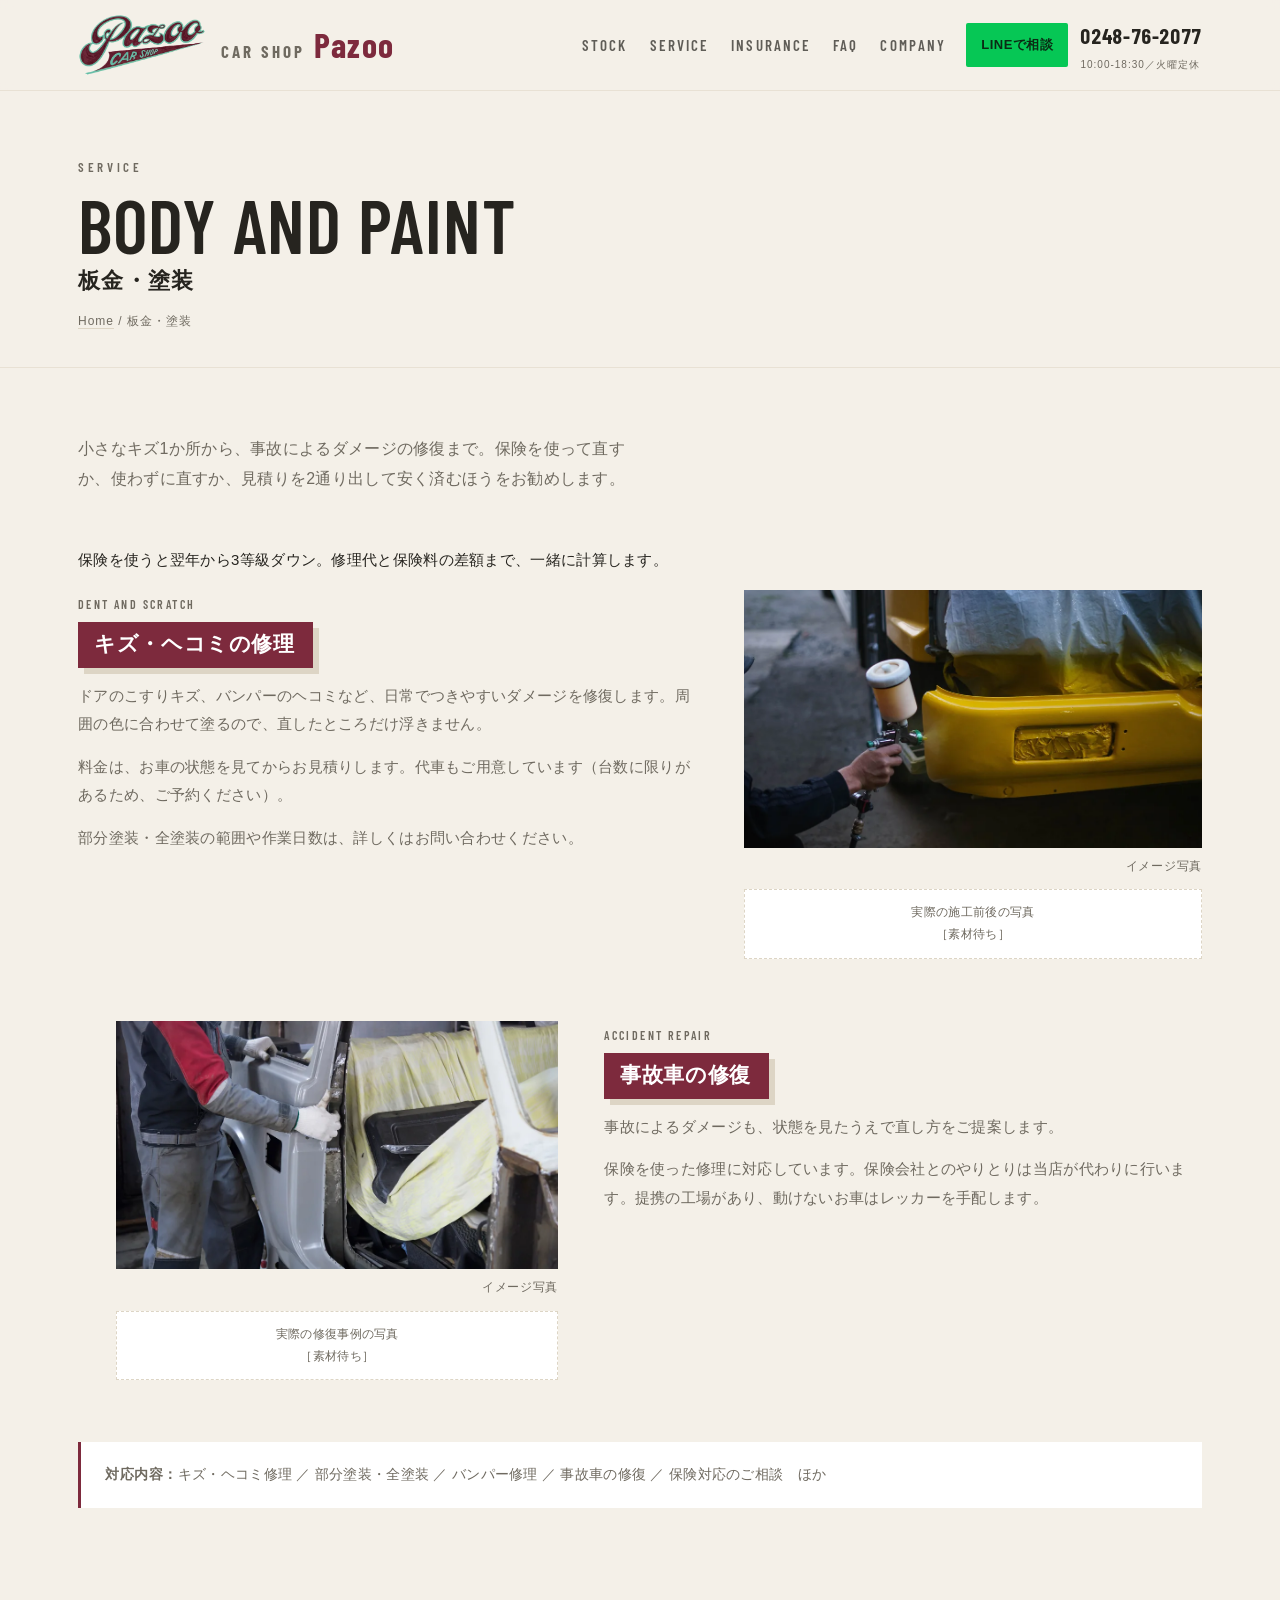
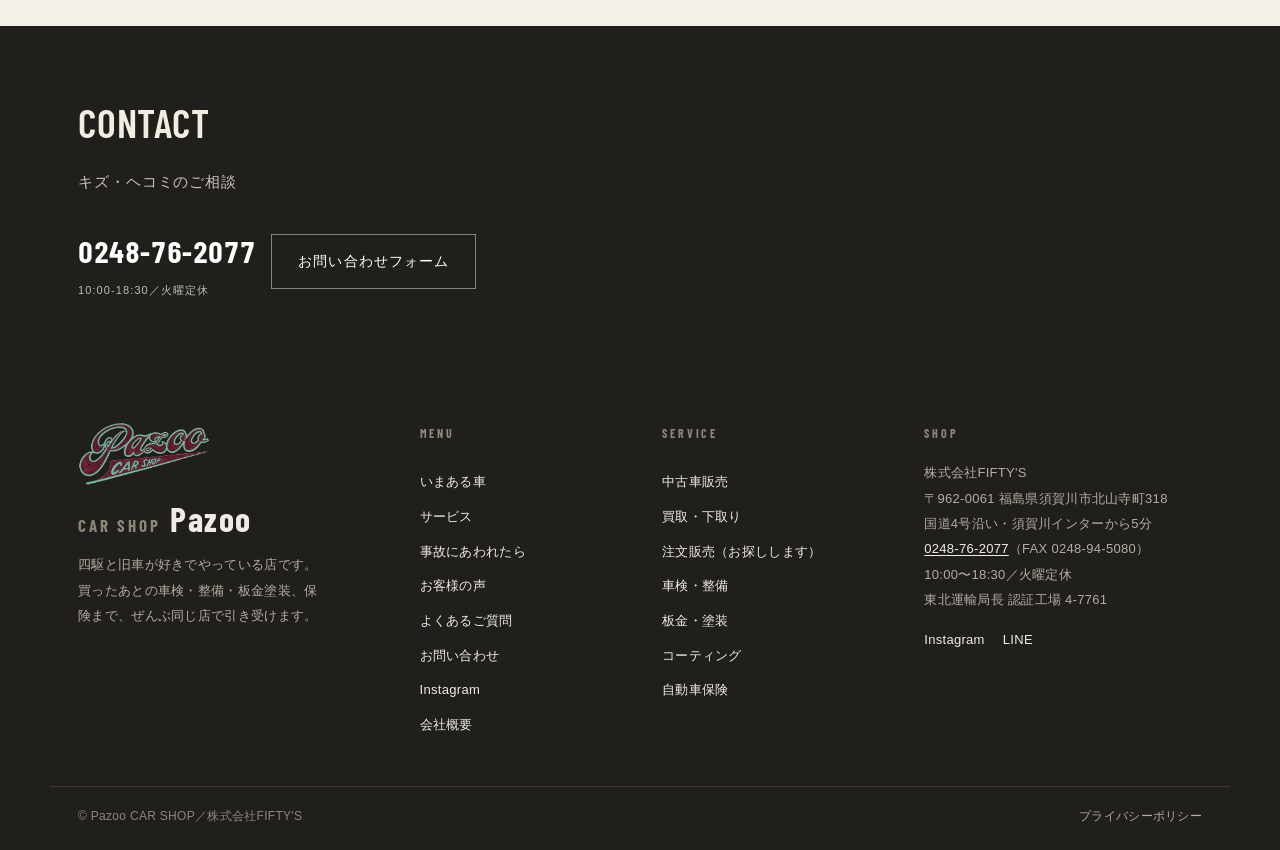
<file: repair-paint.html>
<!DOCTYPE html>
<html lang="ja">
<head>
<meta charset="utf-8">
<meta name="viewport" content="width=device-width, initial-scale=1">
<meta name="robots" content="noindex,nofollow"><!-- STAGING-NOINDEX 2026-09-09 入れ替え公開時に削除 -->
<title>板金・塗装 | CarShop Pazoo（福島県須賀川市）</title>
<meta name="description" content="CarShop Pazoo の板金・塗装。福島県須賀川市でキズ・ヘコミの修理から事故車の修復まで、丁寧な仕上げで愛車をきれいにいたします。">
  <link rel="stylesheet" href="assets/fonts/fonts.css">
<link rel="stylesheet" href="assets/css/pazoo-2609.css">

<!-- ▼ SEO強化(head内追加のみ) 2026-07-30 ルイージ -->
<link rel="canonical" href="https://bunchan-groobeat.github.io/pazoo-hp/repair-paint.html">
<meta property="og:type" content="website">
<meta property="og:site_name" content="CarShop Pazoo">
<meta property="og:locale" content="ja_JP">
<meta property="og:url" content="https://bunchan-groobeat.github.io/pazoo-hp/repair-paint.html">
<meta property="og:title" content="板金・塗装 | CarShop Pazoo（福島県須賀川市）">
<meta property="og:description" content="CarShop Pazoo の板金・塗装。福島県須賀川市でキズ・ヘコミの修理から事故車の修復まで、丁寧な仕上げで愛車をきれいにいたします。">
<meta property="og:image" content="https://bunchan-groobeat.github.io/pazoo-hp/assets/img/ogp.jpg">
<meta name="twitter:card" content="summary_large_image">
<link rel="icon" href="assets/img/favicon.svg" type="image/svg+xml">
<link rel="apple-touch-icon" href="assets/img/favicon.svg">
<script type="application/ld+json">
[
  {
    "@context": "https://schema.org",
    "@type": "Service",
    "serviceType": "板金・塗装",
    "provider": { "@type": "AutoRepair", "@id": "https://bunchan-groobeat.github.io/pazoo-hp/#business", "name": "CarShop Pazoo" },
    "areaServed": { "@type": "AdministrativeArea", "name": "福島県須賀川市およびその周辺" },
    "url": "https://bunchan-groobeat.github.io/pazoo-hp/repair-paint.html",
    "description": "福島県須賀川市でキズ・ヘコミの修理から事故車の修復まで、丁寧な仕上げで対応します。"
  },
  {
    "@context": "https://schema.org",
    "@type": "BreadcrumbList",
    "itemListElement": [
      { "@type": "ListItem", "position": 1, "name": "HOME", "item": "https://bunchan-groobeat.github.io/pazoo-hp/" },
      { "@type": "ListItem", "position": 2, "name": "板金・塗装", "item": "https://bunchan-groobeat.github.io/pazoo-hp/repair-paint.html" }
    ]
  }
]
</script>
</head>
<body>

<svg class="ico-defs" aria-hidden="true" focusable="false" style="position:absolute;width:0;height:0;overflow:hidden">
  <symbol id="i-star" viewBox="0 0 24 24"><path d="M12 2l2.9 6.3 6.9.8-5.1 4.7 1.4 6.8L12 17.3 5.9 20.6l1.4-6.8L2.2 9.1l6.9-.8z"/></symbol>
  <symbol id="i-quote" viewBox="0 0 24 24"><path d="M9.5 5C6.4 6.6 4.5 9.4 4.5 12.6V19h6.2v-6.4H7.6c0-2 .9-3.6 2.7-4.6zM19.5 5c-3.1 1.6-5 4.4-5 7.6V19h6.2v-6.4h-3.1c0-2 .9-3.6 2.7-4.6z"/></symbol>
  <symbol id="i-ig" viewBox="0 0 24 24"><path d="M12 2.2c3.2 0 3.6 0 4.9.1 1.2.1 1.8.2 2.2.4.6.2 1 .5 1.4.9.4.4.7.8.9 1.4.2.4.4 1 .4 2.2.1 1.3.1 1.7.1 4.9s0 3.6-.1 4.9c-.1 1.2-.2 1.8-.4 2.2-.2.6-.5 1-.9 1.4-.4.4-.8.7-1.4.9-.4.2-1 .4-2.2.4-1.3.1-1.7.1-4.9.1s-3.6 0-4.9-.1c-1.2-.1-1.8-.2-2.2-.4-.6-.2-1-.5-1.4-.9-.4-.4-.7-.8-.9-1.4-.2-.4-.4-1-.4-2.2C2.2 15.6 2.2 15.2 2.2 12s0-3.6.1-4.9c.1-1.2.2-1.8.4-2.2.2-.6.5-1 .9-1.4.4-.4.8-.7 1.4-.9.4-.2 1-.4 2.2-.4C8.4 2.2 8.8 2.2 12 2.2zm0 1.8c-3.1 0-3.5 0-4.7.1-1.1.1-1.7.2-2.1.3-.5.2-.9.4-1.2.8-.4.3-.6.7-.8 1.2-.1.4-.3 1-.3 2.1-.1 1.2-.1 1.6-.1 4.7s0 3.5.1 4.7c.1 1.1.2 1.7.3 2.1.2.5.4.9.8 1.2.3.4.7.6 1.2.8.4.1 1 .3 2.1.3 1.2.1 1.6.1 4.7.1s3.5 0 4.7-.1c1.1-.1 1.7-.2 2.1-.3.5-.2.9-.4 1.2-.8.4-.3.6-.7.8-1.2.1-.4.3-1 .3-2.1.1-1.2.1-1.6.1-4.7s0-3.5-.1-4.7c-.1-1.1-.2-1.7-.3-2.1-.2-.5-.4-.9-.8-1.2-.3-.4-.7-.6-1.2-.8-.4-.1-1-.3-2.1-.3-1.2-.1-1.6-.1-4.7-.1zm0 3.1a4.9 4.9 0 110 9.8 4.9 4.9 0 010-9.8zm0 1.8a3.1 3.1 0 100 6.2 3.1 3.1 0 000-6.2zm5.1-3.2a1.15 1.15 0 110 2.3 1.15 1.15 0 010-2.3z"/></symbol>
  <symbol id="i-car" viewBox="0 0 24 24"><path d="M5 11l1.5-4h11L19 11h1.5v6H18a2 2 0 11-4 0h-4a2 2 0 11-4 0H3.5v-6H5zm2.2-.5h9.6L15.9 8.5H8.1z"/></symbol>
</svg>

<header class="hd">
  <div class="wrap">
    <div class="logo">
      <img id="logo" alt="Pazoo CAR SHOP" hidden>
      <span class="txt" id="logoTxt">Pazoo</span>
      <span class="brandtxt"><small>CAR SHOP</small>Pazoo</span>
    </div>
    <nav>
      <a href="index.html#stock">Stock</a>
      <a href="index.html#service">Service</a>
      <a href="order-insurance.html">Insurance</a>
      <a href="index.html#faq">FAQ</a>
      <a href="companyoutline.html">Company</a>
    </nav>
    <div class="cta">
      <a class="line" href="https://lin.ee/tHzevLr" target="_blank" rel="noopener">LINEで相談</a>
      <a class="tel" href="tel:0248762077">0248-76-2077<small>10:00-18:30／火曜定休</small></a>
      <button type="button" class="menu" id="menuBtn" aria-controls="drawer" aria-expanded="false" aria-label="メニューを開く"><span></span><span></span><span></span></button>
    </div>
  </div>
</header>
<nav class="drawer" id="drawer" aria-label="メニュー">
  <a href="index.html#stock">Stock<small>いまある車</small></a>
  <a href="index.html#service">Service<small>買う。探す。直す。守る。</small></a>
  <a href="index.html#insurance">Insurance<small>事故にあわれたら</small></a>
  <a href="index.html#voice">Voice<small>お客様の声</small></a>
  <a href="index.html#faq">FAQ<small>よくあるご質問</small></a>
  <a href="index.html#contact">Contact<small>お問い合わせ</small></a>
  <a href="index.html#insta">Instagram<small>@carshoppazoo</small></a>
  <a href="index.html#company">Company<small>会社概要</small></a>
  <div class="drawer-cta"><a class="line" href="https://lin.ee/tHzevLr" target="_blank" rel="noopener">LINEで相談</a><a class="tel" href="tel:0248762077">0248-76-2077</a></div>
</nav>

<section class="page-head">
  <div class="wrap">
    <p class="eyebrow">Service</p>
    <h1>Body and Paint<span class="ja">板金・塗装</span></h1>
    <p class="crumb"><a href="index.html">Home</a> / 板金・塗装</p>
  </div>
</section>

<section class="sub">
  <div class="wrap">
    <p class="lead">小さなキズ1か所から、事故によるダメージの修復まで。保険を使って直すか、使わずに直すか、見積りを2通り出して安く済むほうをお勧めします。</p>
    <p class="fact">保険を使うと翌年から3等級ダウン。修理代と保険料の差額まで、一緒に計算します。</p>
    <div class="row">
  <div class="row-txt"><h3><small>Dent and Scratch</small><span class="band">キズ・ヘコミの修理</span></h3><p>ドアのこすりキズ、バンパーのヘコミなど、日常でつきやすいダメージを修復します。周囲の色に合わせて塗るので、直したところだけ浮きません。</p><p>料金は、お車の状態を見てからお見積りします。代車もご用意しています（台数に限りがあるため、ご予約ください）。</p><p>部分塗装・全塗装の範囲や作業日数は、詳しくはお問い合わせください。</p></div>
  <div class="row-img"><figure class="figimg"><img src="assets/img/service/repair-spray-v2.webp" alt="バンパーを補修塗装する作業イメージ" loading="lazy" width="1000" height="563"><figcaption>イメージ写真</figcaption></figure><p class="ph ph-s">実際の施工前後の写真<br>［素材待ち］</p></div>
</div>
    <div class="row flip">
  <div class="row-txt"><h3><small>Accident Repair</small><span class="band">事故車の修復</span></h3><p>事故によるダメージも、状態を見たうえで直し方をご提案します。</p><p>保険を使った修理に対応しています。保険会社とのやりとりは当店が代わりに行います。提携の工場があり、動けないお車はレッカーを手配します。</p></div>
  <div class="row-img"><figure class="figimg"><img src="assets/img/service/repair-shop-v2.webp" alt="ドアパネルを板金修理する作業イメージ" loading="lazy" width="1000" height="563"><figcaption>イメージ写真</figcaption></figure><p class="ph ph-s">実際の修復事例の写真<br>［素材待ち］</p></div>
</div>
    <div class="note"><span class="label">対応内容：</span>キズ・ヘコミ修理 ／ 部分塗装・全塗装 ／ バンパー修理 ／ 事故車の修復 ／ 保険対応のご相談　ほか</div>
  </div>
</section>
<section class="cta-band">
  <div class="wrap">
    <h2>Contact<span class="ja">キズ・ヘコミのご相談</span></h2>
    <div class="acts">
      <a class="b-tel" href="tel:0248762077">0248-76-2077<small>10:00-18:30／火曜定休</small></a>
      <a class="b-form" href="contact.html">お問い合わせフォーム</a>
    </div>
  </div>
</section>
<footer class="ft">
  <div class="wrap ft-inner">
    <div class="f-brand">
      <div class="ftlogo"><img id="logoFt" alt="Pazoo CAR SHOP" hidden><b id="logoFtTxt">Pazoo</b><span class="brandtxt"><small>CAR SHOP</small>Pazoo</span></div>
      <p class="f-tagline">四駆と旧車が好きでやっている店です。買ったあとの車検・整備・板金塗装、保険まで、ぜんぶ同じ店で引き受けます。</p>
    </div>

    <nav class="f-nav" aria-label="フッターメニュー">
      <p class="f-label">Menu</p>
      <a href="index.html#stock">いまある車</a>
      <a href="index.html#service">サービス</a>
      <a href="index.html#insurance">事故にあわれたら</a>
      <a href="index.html#voice">お客様の声</a>
      <a href="index.html#faq">よくあるご質問</a>
      <a href="contact.html">お問い合わせ</a>
      <a href="index.html#insta">Instagram</a>
      <a href="companyoutline.html">会社概要</a>
    </nav>

    <nav class="f-nav" aria-label="取り扱いメニュー">
      <p class="f-label">Service</p>
      <a href="order.html">中古車販売</a>
      <a href="order.html">買取・下取り</a>
      <a href="order.html">注文販売（お探しします）</a>
      <a href="maintenance.html">車検・整備</a>
      <a href="repair-paint.html">板金・塗装</a>
      <a href="coating.html">コーティング</a>
      <a href="order-insurance.html">自動車保険</a>
    </nav>

    <div class="f-info">
      <p class="f-label">Shop</p>
      <p class="f-address">
        株式会社FIFTY&#39;S<br>
        〒962-0061 福島県須賀川市北山寺町318<br>
        国道4号沿い・須賀川インターから5分<br>
        <a href="tel:0248762077">0248-76-2077</a>（FAX 0248-94-5080）<br>
        10:00〜18:30／火曜定休<br>
        東北運輸局長 認証工場 4-7761
      </p>
      <p class="f-sns">
        <a href="https://www.instagram.com/carshoppazoo" target="_blank" rel="noopener">Instagram</a>
        <a href="https://lin.ee/tHzevLr" target="_blank" rel="noopener">LINE</a>
      </p>
    </div>
  </div>

  <div class="wrap ft-bottom">
    <span>&copy; Pazoo CAR SHOP／株式会社FIFTY&#39;S</span>
    <a href="privacy.html">プライバシーポリシー</a>
  </div>
</footer>

<div class="fixbar">
  <a class="fx-tel" href="tel:0248762077"><small>お電話</small>0248-76-2077</a>
  <a class="fx-line" href="https://lin.ee/tHzevLr" target="_blank" rel="noopener">LINEで相談</a>
</div>


<script src="assets/js/pazoo-2609.js" defer></script>
</body>
</html>
</file>
<file: assets/fonts/fonts.css>
/* 1ファイルにまとめた自前フォント。onefile-font.py が生成する。手で直さない。 */
@font-face {
  font-family: 'Barlow Condensed';
  font-style: normal;
  font-weight: 400;
  font-display: swap;
  src: url(webfont-35a346397e.woff2) format('woff2');
  unicode-range: U+0102-0103, U+0110-0111, U+0128-0129, U+0168-0169, U+01A0-01A1, U+01AF-01B0, U+0300-0301, U+0303-0304, U+0308-0309, U+0323, U+0329, U+1EA0-1EF9, U+20AB;
}
@font-face {
  font-family: 'Barlow Condensed';
  font-style: normal;
  font-weight: 400;
  font-display: swap;
  src: url(webfont-d0b8fa705e.woff2) format('woff2');
  unicode-range: U+0100-02BA, U+02BD-02C5, U+02C7-02CC, U+02CE-02D7, U+02DD-02FF, U+0304, U+0308, U+0329, U+1D00-1DBF, U+1E00-1E9F, U+1EF2-1EFF, U+2020, U+20A0-20AB, U+20AD-20C0, U+2113, U+2C60-2C7F, U+A720-A7FF;
}
@font-face {
  font-family: 'Barlow Condensed';
  font-style: normal;
  font-weight: 400;
  font-display: swap;
  src: url(webfont-4339288352.woff2) format('woff2');
  unicode-range: U+0000-00FF, U+0131, U+0152-0153, U+02BB-02BC, U+02C6, U+02DA, U+02DC, U+0304, U+0308, U+0329, U+2000-206F, U+20AC, U+2122, U+2191, U+2193, U+2212, U+2215, U+FEFF, U+FFFD;
}
@font-face {
  font-family: 'Barlow Condensed';
  font-style: normal;
  font-weight: 500;
  font-display: swap;
  src: url(webfont-3688b8cdd1.woff2) format('woff2');
  unicode-range: U+0102-0103, U+0110-0111, U+0128-0129, U+0168-0169, U+01A0-01A1, U+01AF-01B0, U+0300-0301, U+0303-0304, U+0308-0309, U+0323, U+0329, U+1EA0-1EF9, U+20AB;
}
@font-face {
  font-family: 'Barlow Condensed';
  font-style: normal;
  font-weight: 500;
  font-display: swap;
  src: url(webfont-47704459e4.woff2) format('woff2');
  unicode-range: U+0100-02BA, U+02BD-02C5, U+02C7-02CC, U+02CE-02D7, U+02DD-02FF, U+0304, U+0308, U+0329, U+1D00-1DBF, U+1E00-1E9F, U+1EF2-1EFF, U+2020, U+20A0-20AB, U+20AD-20C0, U+2113, U+2C60-2C7F, U+A720-A7FF;
}
@font-face {
  font-family: 'Barlow Condensed';
  font-style: normal;
  font-weight: 500;
  font-display: swap;
  src: url(webfont-79f19b4dfb.woff2) format('woff2');
  unicode-range: U+0000-00FF, U+0131, U+0152-0153, U+02BB-02BC, U+02C6, U+02DA, U+02DC, U+0304, U+0308, U+0329, U+2000-206F, U+20AC, U+2122, U+2191, U+2193, U+2212, U+2215, U+FEFF, U+FFFD;
}
@font-face {
  font-family: 'Barlow Condensed';
  font-style: normal;
  font-weight: 600;
  font-display: swap;
  src: url(webfont-d3b0bc19ce.woff2) format('woff2');
  unicode-range: U+0102-0103, U+0110-0111, U+0128-0129, U+0168-0169, U+01A0-01A1, U+01AF-01B0, U+0300-0301, U+0303-0304, U+0308-0309, U+0323, U+0329, U+1EA0-1EF9, U+20AB;
}
@font-face {
  font-family: 'Barlow Condensed';
  font-style: normal;
  font-weight: 600;
  font-display: swap;
  src: url(webfont-93cdc0746f.woff2) format('woff2');
  unicode-range: U+0100-02BA, U+02BD-02C5, U+02C7-02CC, U+02CE-02D7, U+02DD-02FF, U+0304, U+0308, U+0329, U+1D00-1DBF, U+1E00-1E9F, U+1EF2-1EFF, U+2020, U+20A0-20AB, U+20AD-20C0, U+2113, U+2C60-2C7F, U+A720-A7FF;
}
@font-face {
  font-family: 'Barlow Condensed';
  font-style: normal;
  font-weight: 600;
  font-display: swap;
  src: url(webfont-b576192ef3.woff2) format('woff2');
  unicode-range: U+0000-00FF, U+0131, U+0152-0153, U+02BB-02BC, U+02C6, U+02DA, U+02DC, U+0304, U+0308, U+0329, U+2000-206F, U+20AC, U+2122, U+2191, U+2193, U+2212, U+2215, U+FEFF, U+FFFD;
}
@font-face {
  font-family: 'Barlow Condensed';
  font-style: normal;
  font-weight: 700;
  font-display: swap;
  src: url(webfont-3fdb221914.woff2) format('woff2');
  unicode-range: U+0102-0103, U+0110-0111, U+0128-0129, U+0168-0169, U+01A0-01A1, U+01AF-01B0, U+0300-0301, U+0303-0304, U+0308-0309, U+0323, U+0329, U+1EA0-1EF9, U+20AB;
}
@font-face {
  font-family: 'Barlow Condensed';
  font-style: normal;
  font-weight: 700;
  font-display: swap;
  src: url(webfont-aaa351bc64.woff2) format('woff2');
  unicode-range: U+0100-02BA, U+02BD-02C5, U+02C7-02CC, U+02CE-02D7, U+02DD-02FF, U+0304, U+0308, U+0329, U+1D00-1DBF, U+1E00-1E9F, U+1EF2-1EFF, U+2020, U+20A0-20AB, U+20AD-20C0, U+2113, U+2C60-2C7F, U+A720-A7FF;
}
@font-face {
  font-family: 'Barlow Condensed';
  font-style: normal;
  font-weight: 700;
  font-display: swap;
  src: url(webfont-f60870fcb2.woff2) format('woff2');
  unicode-range: U+0000-00FF, U+0131, U+0152-0153, U+02BB-02BC, U+02C6, U+02DA, U+02DC, U+0304, U+0308, U+0329, U+2000-206F, U+20AC, U+2122, U+2191, U+2193, U+2212, U+2215, U+FEFF, U+FFFD;
}
</file>
<file: assets/css/pazoo-2609.css>
:root{
  /* Renoca型＝クリームの地に無彩色。色は写真とロゴの2色だけ。 */
  --bg:#f4f0e8;
  --paper:#ffffff;
  --dark:#211f1b;
  --ink:#26241f;
  --ink-sub:#6f6a60;
  --line:#ddd5c5;
  --line-soft:#e8e1d4;
  --wine:#7d2a3d;
  --mint:#5fc9a6;
  --max:1180px;
  --en:"Barlow Condensed","Helvetica Neue",Arial,sans-serif;
  --ja:"Noto Sans JP","Hiragino Sans","Yu Gothic",Meiryo,sans-serif;
}
*{box-sizing:border-box}
html{scroll-behavior:smooth}
body{margin:0;background:var(--bg);color:var(--ink);font-family:var(--ja);font-size:15px;line-height:1.9;letter-spacing:.02em;-webkit-text-size-adjust:100%}
img{max-width:100%;display:block}
a{color:inherit}
.wrap{max-width:var(--max);margin:0 auto;padding:0 28px}
section{padding:96px 0;overflow-x:clip}
@media(max-width:720px){section{padding:60px 0}.wrap{padding:0 20px}}

/* ── 英字の大見出しで骨格を作り、和文は小さく添える ── */
.eyebrow{font-family:var(--en);font-size:13px;letter-spacing:.28em;color:var(--ink-sub);text-transform:uppercase;margin:0 0 10px;font-weight:600}
.h2{font-family:var(--en);font-weight:700;font-size:clamp(38px,6vw,76px);line-height:.98;letter-spacing:.01em;margin:0 0 14px;text-transform:uppercase;
  display:flex;align-items:center;flex-wrap:wrap;gap:0 .45em}/* 英字と和文を縦の中央で揃える（社長 2026-09-05「小タイトルが帯の中央」） */
.h2 .ja{font-family:var(--ja);font-size:clamp(13px,1.6vw,21px);font-weight:700;letter-spacing:.12em;text-transform:none;
  margin:0;line-height:1;white-space:nowrap}/* 英字の横・帯の中央（社長 2026-09-05） */
@media(max-width:560px){.h2 .ja{flex-basis:100%;margin:8px 0 0;font-size:13px}}/* 狭いと帯からはみ出すので下の行に戻す */
.lead{max-width:62ch;color:var(--ink-sub);margin:0 0 44px;font-size:16px}
#stock .lead{font-size:18px;color:var(--wine)}/* 大きく・あずき色（社長 2026-09-05） */

/* ── ヘッダー ── */
.hd{position:sticky;top:0;z-index:50;background:rgba(244,240,232,.94);backdrop-filter:saturate(1.2) blur(6px);border-bottom:1px solid var(--line-soft)}
.hd .wrap{display:flex;align-items:center;gap:20px;padding-top:14px;padding-bottom:14px}
.hd .logo{display:flex;align-items:center;gap:15px}
.hd .logo img{height:62px;width:auto}/* 44→62px（社長 2026-09-05） */
/* ── ロゴの横に店名を文字でも置く（社長 2026-09-05「ロゴ横に「CARSHOP Pazoo」と入れてCARSHOPは小さめに」） ── */
.brandtxt{display:inline-flex;align-items:baseline;gap:9px;font-family:var(--en);font-weight:700;
  font-size:34px;letter-spacing:.04em;line-height:1;white-space:nowrap;color:var(--wine)}/* 23→27→34px（社長 2026-09-05「店名小さいな」） */
.brandtxt small{font-size:17px;font-weight:700;letter-spacing:.18em;color:var(--ink-sub)}/* 11→14→17px（社長 2026-09-05） */
@media(max-width:900px){.hd .brandtxt{display:none}}/* ヘッダーが詰まるので、狭い画面では出さない（フッターには出る） */
.hd.min .brandtxt{font-size:26px}
.ft .brandtxt{color:#efece5}
.ft .brandtxt small{color:#8d867a}
.hd .logo .txt{font-family:var(--en);font-weight:700;font-size:24px;letter-spacing:.06em;color:var(--wine)}
.hd nav{margin-left:auto;display:flex;gap:22px;font-family:var(--en);font-size:15px;letter-spacing:.14em;font-weight:600;text-transform:uppercase}
.hd nav a{text-decoration:none;color:var(--ink);opacity:.72;transition:opacity .2s}
.hd nav a:hover{opacity:1}
.hd .cta{display:flex;align-items:center;gap:12px;position:relative;z-index:45}
.hd .line{background:#06C755;color:#0B2B14;text-decoration:none;font-weight:700;font-size:13px;padding:10px 15px;border-radius:2px;white-space:nowrap;letter-spacing:.04em}
.hd .tel{font-family:var(--en);font-weight:700;font-size:21px;letter-spacing:.03em;text-decoration:none;color:var(--ink);white-space:nowrap;font-variant-numeric:tabular-nums}
.hd .tel small{display:block;font-family:var(--ja);font-size:10px;letter-spacing:.1em;color:var(--ink-sub);font-weight:400}
/* 2026-09-18 社長決定「PCは項目あり・スマホは3本線」：切替を1040→900pxへ。901〜1100pxは文字ナビを詰めて収める（社長のPCはブラウザ上約960px幅） */
@media(min-width:901px) and (max-width:1100px){.hd .wrap{gap:16px}.hd nav{gap:16px;letter-spacing:.1em}.hd .brandtxt{display:none}}
@media(max-width:900px){.hd nav{display:none}}

/* ── 3本線のメニュー（社長 2026-09-04）。文字ナビが隠れる幅（900px以下・2026-09-18に1040→900へ）で出す ── */
.hd .menu{display:none;width:44px;height:44px;border:0;background:transparent;padding:10px;cursor:pointer;flex-direction:column;justify-content:center;gap:6px;margin-left:4px}
.hd .menu span{display:block;height:2px;background:var(--ink);transition:transform .35s cubic-bezier(.215,.61,.355,1),opacity .25s}
.hd .menu[aria-expanded="true"] span:nth-child(1){transform:translateY(8px) rotate(45deg)}
.hd .menu[aria-expanded="true"] span:nth-child(2){opacity:0}
.hd .menu[aria-expanded="true"] span:nth-child(3){transform:translateY(-8px) rotate(-45deg)}
.hd .menu:focus-visible{outline:2px solid var(--wine);outline-offset:2px}
@media(max-width:900px){.hd .menu{display:flex}}
.drawer{position:fixed;left:0;right:0;top:0;bottom:0;background:rgba(33,31,27,.97);color:#efece5;z-index:40;padding:110px 28px 40px;display:flex;flex-direction:column;gap:6px;
  opacity:0;visibility:hidden;transform:translateY(-12px);transition:opacity .35s ease,transform .35s ease,visibility 0s .35s;overflow:auto}
.drawer.open{opacity:1;visibility:visible;transform:none;transition:opacity .35s ease,transform .35s ease}
.drawer a{font-family:var(--en);font-weight:700;font-size:clamp(34px,7vw,52px);letter-spacing:.02em;text-transform:uppercase;text-decoration:none;color:#fff;line-height:1.05;padding:10px 0;border-bottom:1px solid #3b372f;display:flex;align-items:baseline;gap:16px}
.drawer a small{font-family:var(--ja);font-size:13px;font-weight:700;letter-spacing:.1em;color:#8d867a;text-transform:none}
.drawer .drawer-cta{display:flex;gap:14px;align-items:center;margin-top:26px;border:0}
.drawer .drawer-cta a{border:0;padding:0}
.drawer .drawer-cta .line{background:#06C755;color:#0B2B14;font-family:var(--ja);font-size:15px;padding:14px 22px;border-radius:2px;letter-spacing:.04em;text-transform:none}
.drawer .drawer-cta .tel{font-size:26px;color:#fff}
.hd.nav-open{background:transparent;border-color:transparent;backdrop-filter:none}
.hd.nav-open .menu span{background:#fff}
.hd.nav-open .logo,.hd.nav-open .cta .line,.hd.nav-open .cta .tel{visibility:hidden}
body.no-scroll{overflow:hidden}
@media(max-width:560px){.hd .logo img{height:44px}.hd .tel{font-size:17px}.hd .tel small{display:none}}/* スマホも34→44px */

/* ── ヒーロー：写真が主役。左に透かしのパネル ── */
.hero{position:relative;background:var(--dark);overflow:hidden}/* 待機中スライドの scale(1.04) が右へ8pxはみ出し、スマホで横スクロールが出ていた（2026-09-03 実測で修正） */
.hero .bg{position:relative;width:100%;aspect-ratio:21/9;max-height:660px}
.hero .slide{position:absolute;inset:0;width:100%;height:100%;object-fit:cover;opacity:0;transition:opacity 1.1s ease}
.hero .slide.on{opacity:1}
.hero .slide.p-front{object-position:center 13%}/* 4:3の写真をPCの21:9枠に入れると店の看板が切れるため上寄せ（2026-09-04 実測） */
.hero .panel{position:absolute;left:0;top:0;bottom:0;width:25%;min-width:216px;max-width:340px;z-index:2;
  background:rgba(244,240,232,.82);display:grid;place-items:center;padding:26px 22px}
.hero .panel-in{display:flex;flex-direction:column;align-items:center;gap:20px;width:100%}
.hero .panel img{max-width:100%;height:auto}
.hero .panel .txt{font-family:var(--en);font-weight:700;font-size:clamp(26px,3vw,40px);color:var(--wine);letter-spacing:.04em;line-height:1}
.copy{margin:0;text-align:center;display:flex;flex-direction:column;gap:9px}
.copy b{font-size:clamp(14px,1.5vw,18px);font-weight:700;line-height:1.6;color:var(--ink);letter-spacing:.02em}
.copy span{font-family:var(--en);font-size:12px;letter-spacing:.2em;color:var(--ink-sub);text-transform:uppercase;font-weight:600}
.dots{display:flex;gap:7px;justify-content:center;padding:14px 0 0}
.dots button{width:26px;height:3px;border:0;padding:0;background:var(--ink);opacity:.2;cursor:pointer;transition:opacity .25s}
.dots button.on{opacity:1;background:var(--wine)}
.dots button:focus-visible{outline:2px solid var(--wine);outline-offset:4px}
@media(max-width:620px){
  .hero .bg{aspect-ratio:4/3}
}

/* ── 冒頭のひとこと ── */
.intro{padding:86px 0 76px;border-bottom:1px solid var(--line-soft)}
.intro .big{font-family:var(--en);font-weight:700;font-size:clamp(40px,7.5vw,104px);line-height:.94;letter-spacing:.005em;margin:0 0 26px;text-transform:uppercase}
.intro .big em{font-style:normal;color:var(--wine)}
.intro p{max-width:60ch;margin:0;color:var(--ink-sub)}
/* ── FV直下の帯：切り抜いたジムニーを右へ逃がす（2026-09-04 社長決定） ── */
.intro{overflow-x:clip}/* 右端へのはみ出しで横スクロールを出さない */
/* ── 背景の風景（社長 2026-09-05）──
   一度サービス／声／お問い合わせにもミントの山と海を入れたが、社長判断で**トップ直下の山だけ**に戻した。
   ★自分で描いたSVG。写真は使っていない＝権利の心配なし・ファイルも増えない。
   ★色はクリーム #f4f0e8 と罫線 #ddd5c5 の中間の2色だけ。ミントは使わない。 */
.intro{background-image:url("data:image/svg+xml,%3Csvg xmlns='http://www.w3.org/2000/svg' viewBox='0 0 1440 260' preserveAspectRatio='none'%3E%3Cpath d='M0,175 L170,80 L300,145 L470,50 L640,155 L800,72 L980,165 L1150,92 L1290,155 L1440,100 L1440,260 L0,260 Z' fill='%23e9e3d5'/%3E%3Cpath d='M0,225 L140,165 L300,212 L520,142 L700,206 L900,152 L1080,212 L1250,170 L1440,216 L1440,260 L0,260 Z' fill='%23e0d9c8'/%3E%3C/svg%3E");
  background-repeat:no-repeat;background-position:center bottom;background-size:100% 260px}
@media(max-width:720px){.intro{background-size:180% 180px}}
.intro-grid{display:grid;grid-template-columns:minmax(0,1fr) minmax(0,1.02fr);gap:44px;align-items:center}
.intro-txt{min-width:0}
.intro-car{min-width:0;margin-right:min(0px,calc((var(--max) - 100vw)/2))}
.intro-car img{width:100%;height:auto;filter:drop-shadow(0 26px 34px rgba(33,31,27,.20))}
.intro-car .cap{max-width:none;margin-top:12px;font-size:12px;letter-spacing:.04em;text-align:right}
.stock-link{display:inline-flex;align-items:center;gap:9px;margin-top:32px;font-size:14px;font-weight:700;letter-spacing:.1em;
  text-decoration:none;color:var(--ink);border-bottom:1px solid var(--line);padding-bottom:7px;transition:color .2s,border-color .2s}
.stock-link::after{content:"→";font-family:var(--en)}
.stock-link:hover{color:var(--wine);border-color:var(--wine)}
.stock-link:focus-visible{outline:2px solid var(--wine);outline-offset:4px}
/* 在庫の下の「お探しします」（社長 2026-09-19） */
.stock-search{margin-top:36px;padding:28px 32px;background:var(--paper);border:1px solid var(--line);border-left:4px solid var(--wine)}
.stock-search p{margin:0 0 10px}
.stock-search .ss-t{font-size:20px;font-weight:700;color:var(--wine);letter-spacing:.06em}
.stock-search .nb{display:inline-block}/* スマホで「お探しし／ます」と割れないように */
.ss-act{display:flex;flex-wrap:wrap;gap:12px 24px;align-items:center;margin:16px 0 0!important}
.ss-act a{font-size:14px;font-weight:700;letter-spacing:.08em}
.ss-act .ss-line{display:inline-block;padding:11px 22px;background:#06c755;color:#fff;text-decoration:none;border-radius:999px}
.ss-act a:focus-visible{outline:2px solid var(--wine);outline-offset:4px}
@media(max-width:720px){.stock-search{padding:22px 20px}.stock-search .ss-t{font-size:17px}}
/* スマホは見出しの右の空きに車を入れる（2026-09-04 社長指示）。
   実測（390px）＝見出し2行 87px＋余白26px／"CLASSIC 4WD" の行幅 194px。
   幅42%（=147px）なら文字に9px手前で止まり、高さ108pxは見出しの箱に収まる。 */
@media(max-width:900px){
  .intro-grid{grid-template-columns:1fr;gap:0;position:relative}
  .intro-txt{position:relative;z-index:1}
  .intro-car{position:absolute;top:-34px;right:-20px;width:min(50%,190px);margin:0;z-index:0}/* 右端まで出す（wrapの余白20pxぶん外へ） */
  .intro-car .cap{display:none}/* 幅が足りず2行になって本文にかぶるため。要確認の印はPCで出る */
}

/* ── 在庫：写真を大きく ── */
.stock-head{position:relative;margin-bottom:40px}/* flex をやめた。帯を画面の端から端まで届かせるため（2026-09-05） */
/* ★「いまある車」を外して見出しの箱が縮んだぶん、bottom:0 だと帯の上に乗って読めなくなる。
   帯の外＝「IN STOCK」の行の右へ置く（2026-09-05 実測で修正） */
.updated{position:absolute;right:0;top:1px;font-family:var(--en);font-size:13px;letter-spacing:.12em;color:var(--ink-sub);font-variant-numeric:tabular-nums}
@media(max-width:560px){.updated{position:static;display:block;margin-top:10px;text-align:right}}
.rail{display:grid;grid-auto-flow:column;grid-auto-columns:min(360px,78vw);gap:26px;overflow-x:auto;scroll-snap-type:x mandatory;padding-bottom:22px;scrollbar-width:thin}
.rail::-webkit-scrollbar{height:6px}
.rail::-webkit-scrollbar-thumb{background:var(--line)}
.car{scroll-snap-align:start;background:var(--paper);text-decoration:none;color:inherit;display:flex;flex-direction:column;
  border:1px solid var(--line-soft);transition:transform .25s ease,box-shadow .25s ease}
.car:hover{transform:translateY(-4px);box-shadow:0 14px 34px rgba(38,36,31,.13)}
.car:focus-visible{outline:2px solid var(--wine);outline-offset:3px}
.car .ph{aspect-ratio:4/3;background:var(--line-soft);overflow:hidden;position:relative}
.car .ph img{width:100%;height:100%;object-fit:cover}
.car .badge{position:absolute;left:0;top:0;background:var(--wine);color:#fff;font-family:var(--en);font-size:12px;letter-spacing:.16em;padding:5px 12px;font-weight:600}
.car .body{padding:20px 20px 22px;display:flex;flex-direction:column;gap:5px;flex:1}
.car .name{font-weight:700;font-size:17px;line-height:1.5}
.car .spec{font-size:12.5px;color:var(--ink-sub);font-variant-numeric:tabular-nums;letter-spacing:.03em}
.car .price{margin-top:auto;padding-top:14px;font-family:var(--en);font-weight:700;font-size:30px;color:var(--wine);font-variant-numeric:tabular-nums;line-height:1;display:flex;align-items:baseline;gap:6px}
.car .price small{font-family:var(--ja);font-size:11px;font-weight:400;color:var(--ink-sub);letter-spacing:.06em}
.car .go{margin-top:12px;font-family:var(--en);font-size:12px;letter-spacing:.16em;color:var(--ink-sub);display:flex;align-items:center;gap:6px;text-transform:uppercase}
.car .go::after{content:"→"}
/* ── 横へスライドできることを示す矢印（社長 2026-09-05「サイドにスライドさせる→入れて、点滅している」） ──
   写真の上に重ねる。押すものではないので pointer-events は切る。右端まで送ったら消える。 */
.railbox{position:relative}
.rail-hint{position:absolute;right:8px;top:32%;z-index:3;cursor:pointer;border:0;padding:0;appearance:none;
  /* ★2026-09-05：pointer-events:none だと下のカードのリンクに抜けて、押すと商品ページへ飛んでしまった。
     飾りではなく「次へ送るボタン」にした。 */
  width:54px;height:54px;border-radius:50%;display:grid;place-items:center;
  background:rgba(33,31,27,.72);color:#fff;font-family:var(--en);font-weight:700;font-size:27px;line-height:1;
  box-shadow:0 4px 16px rgba(33,31,27,.35);
  animation:railhint 1.5s ease-in-out infinite;transition:opacity .45s ease}
@keyframes railhint{0%,100%{opacity:1;transform:translateX(0)}50%{opacity:.22;transform:translateX(7px)}}
.rail-hint.off{opacity:0;pointer-events:none}/* 消えている時は押せない */
.rail-hint:hover{background:rgba(33,31,27,.9)}
.rail-hint:focus-visible{outline:2px solid var(--mint);outline-offset:3px}
@media(max-width:560px){.rail-hint{width:44px;height:44px;font-size:22px;right:6px}}
@media (prefers-reduced-motion: reduce){.rail-hint{animation:none}}

.railctl{display:flex;gap:10px;margin-top:6px}
.railctl button{width:46px;height:46px;border:1px solid var(--line);background:transparent;color:var(--ink);cursor:pointer;font-size:16px;transition:background .2s,border-color .2s}
.railctl button:hover{background:var(--ink);color:var(--bg);border-color:var(--ink)}
.railctl button:focus-visible{outline:2px solid var(--wine);outline-offset:3px}
.note{font-size:12.5px;color:var(--ink-sub);margin:20px 0 0;line-height:1.85}
.todo{display:inline-block;color:var(--wine);border:1px dashed var(--wine);padding:0 7px;font-size:11px;font-weight:700;letter-spacing:0}

/* ── サービス ── */
.grid{display:grid;gap:1px;background:var(--line-soft);border:1px solid var(--line-soft)}
.g1{grid-template-columns:1fr}
.g2{grid-template-columns:repeat(2,1fr)}
.g4{grid-template-columns:repeat(4,1fr)}
@media(max-width:900px){.g4{grid-template-columns:repeat(2,1fr)}.g2{grid-template-columns:1fr}}
.cell{background:var(--bg);padding:34px 28px}
.cell .no{font-family:var(--en);font-size:26px;letter-spacing:.2em;color:var(--mint);font-weight:700;margin-bottom:14px}/* 13→19→26px（社長 2026-09-04／09-05「小さすぎる」） */
.cell h3{font-size:19px;margin:0 0 8px;font-weight:700}
.cell p{margin:0;font-size:16px;color:var(--ink-sub)}

/* ── サービス章は暗い面（社長 2026-09-03「サービスの背景、黒っぽい方に。小さい文字は大きく」） ── */
.dark .grid{background:#33302a;border-color:#33302a}
.dark .cell{background:var(--dark)}
.dark .cell h3{color:#fff}
.dark .cell p{color:#b3ada2}
.dark .cell .no{color:var(--mint)}/* ★「01 — Order」は <p class="no"> なので、上の .dark .cell p（灰色）に負けてミントが効いていなかった（2026-09-04 実測で発見） */
.dark .ledger{border-top-color:#3b372f}
.dark .ledger li{border-bottom-color:#33302a}
.dark .ledger h3{color:#fff}
.dark .ledger h3 small{color:#8d867a}
.dark .ledger p{color:#b3ada2}
.dark .ledger .fact{color:#efece5}
.dark .todo,.ft .todo{color:var(--mint);border-color:var(--mint)}/* フッターも暗い面なので、ワインだと読めない（2026-09-05） */
.dark + .dark{border-top:1px solid #3b372f}

/* ── 03-06 は同じ大きさの箱に並べない。台帳のように行で読ませ、差別化の2行だけ幅と高さを変える（崩し③・2026-09-03） ── */
.ledger{margin:34px 0 0;padding:0;list-style:none;border-top:1px solid var(--line)}
.ledger li{display:grid;grid-template-columns:64px 1fr;gap:0 22px;padding:22px 0;border-bottom:1px solid var(--line-soft);align-items:baseline}
.ledger li.wide{grid-template-columns:64px 1.1fr .9fr;padding:32px 0}
.ledger .no{font-family:var(--en);font-size:26px;letter-spacing:.2em;color:var(--mint);font-weight:700}/* 13→19→26px（社長 2026-09-04／09-05「小さすぎる」） */
.ledger h3{margin:0;font-size:20px;font-weight:700}
.ledger h3 small{display:block;font-family:var(--en);font-size:12.5px;letter-spacing:.2em;color:var(--ink-sub);font-weight:600;text-transform:uppercase;margin-top:4px}
.ledger p{margin:8px 0 0;font-size:16px;color:var(--ink-sub)}
.ledger .fact{margin:0;font-family:var(--ja);font-size:15px;letter-spacing:.04em;color:var(--ink);font-variant-numeric:tabular-nums;line-height:1.8;align-self:start;padding-top:6px}
.ledger li:not(.wide) .fact{margin-top:10px;font-size:15px}
@media(max-width:720px){.ledger li,.ledger li.wide{grid-template-columns:44px 1fr;padding:20px 0}.ledger li.wide .fact{grid-column:2;margin-top:10px}}

/* ── 店主のひとこと：整えずにそのまま載せる枠（素材3点の①） ── */
.owner{margin:34px 0 0;padding:4px 0 4px 26px;border-left:2px solid var(--wine);max-width:60ch}
.owner p{margin:0;font-size:16px;color:var(--ink);line-height:1.9}
.owner cite{display:block;margin-top:8px;font-style:normal;font-size:12px;color:var(--ink-sub);letter-spacing:.1em}

/* ── 暗い面：ここだけ沈める ── */
.dark{background:var(--dark);color:#efece5}
.dark .h2{color:#fff}
/* ── 見出しの帯を残す（社長 2026-09-05「STOCK などの帯をそのままはじからはじでのこして白文字」
      ＋「INSURANCEなど黒背景も帯だして、白文字にしてみて」） ──
   いままでは帯が左から右へ抜けて消えていた。**全セクション**で帯を消さずに残し、
   画面の端から端まで伸ばして、英字を白でその上に置く。
   ★9/4に入れた「SERVICE・INSURANCE の見出しをミント文字」は、この帯に置き換えたので取りやめ。 */
section .h2{position:relative;isolation:isolate;color:#fff}
section .h2 .ani_txt::after{display:none}/* 抜けていく帯はやめる。代わりに下の帯を残す */
section .h2::before{
  content:"";position:absolute;z-index:-1;
  top:-.10em;height:1.18em;                       /* 英字1行のぶんだけ。和文の添え字にはかからない */
  left:50%;width:100vw;margin-left:-50vw;         /* wrap の外へ出して画面の端から端まで */
  /* ★100vw は縦スクロールバーの幅も含むため、そのままだと全セクションが8px右へ溢れて
     ページに横スクロールが出る（2026-09-09 実測 1913 vs 1905）。section 側で clip する。
     hidden ではなく clip＝スクロール枠を作らないので sticky ヘッダーが死なない。 */
  background:var(--wine);
  transform:scaleX(0);transform-origin:left center;
  transition:transform 2.2s cubic-bezier(.66,.45,.14,.79) .3s}
section .h2.on::before{transform:scaleX(1)}
/* 暗い面（SERVICE / INSURANCE）の帯はミント（社長 2026-09-05「Service 背景黒のとこ帯ミント色」）。
   ★ミント #5fc9a6 は明るいので、白文字だとほぼ読めない（コントラスト約1.9:1）。
     文字は地の黒 #211f1b にする（約8.6:1）。 */
.dark .h2::before{background:var(--mint)}
.dark .h2{color:var(--dark)}
section:not(.dark) .h2 .ja{color:rgba(255,255,255,.88)}/* ワインの帯の中に入るので白系 */
.dark .h2 .ja{color:var(--dark)}/* ミントの帯の上は黒字（社長 2026-09-05） */
@media(max-width:560px){section:not(.dark) .h2 .ja{color:var(--ink-sub)}.dark .h2 .ja{color:#b3ada2}}/* 下の行に戻る幅では帯の外なので元の色 */
.dark .lead{color:#b3ada2}/* ★ここに .dark .h2 .ja を並べていると、上の「ミントの帯の上は黒字」を後ろから打ち消す（2026-09-05 実測で発見） */
.dark .eyebrow{color:#8d867a}
.flow{display:grid;gap:1px;background:#33302a;border:1px solid #33302a;margin:0;padding:0;counter-reset:s}
.flow li{list-style:none;background:var(--dark);padding:28px;display:flex;gap:20px;align-items:flex-start}
.flow li::before{counter-increment:s;content:"0" counter(s);font-family:var(--en);font-size:26px;color:var(--mint);font-weight:700;line-height:1}
.flow h4{margin:0 0 6px;font-size:16px;color:#fff;font-weight:700}
.flow p{margin:0;font-size:14px;color:#aaa398}
.dark .pin{border:1px solid #3b372f;padding:26px 28px;margin-bottom:34px}
.dark .pin h3{margin:0 0 8px;font-size:18px;color:#fff}
.dark .pin p{margin:0;color:#b3ada2;font-size:14.5px}

/* ── 声：点数とカード（社長 2026-09-05「もっと伝わるように、POPにアイコンなど使って」） ── */
.st{width:1em;height:1em;fill:var(--wine);display:inline-block;vertical-align:-.12em}
.st.half{fill:none;stroke:var(--wine);stroke-width:1.6px}
.stars{display:inline-flex;gap:2px;font-size:20px;line-height:1}
.stars.sm{font-size:14px}

.scorebar{display:flex;flex-wrap:wrap;align-items:center;gap:26px 44px;margin:0 0 44px;
  padding:26px 30px;background:var(--paper);border:1px solid var(--line)}
.sh{display:flex;flex-direction:column;gap:8px;padding-right:44px;border-right:1px solid var(--line-soft)}
.sh b{font-family:var(--en);font-weight:700;font-size:76px;line-height:.85;color:var(--wine);font-variant-numeric:tabular-nums}
.sh .stars{font-size:26px}
.sh .shcap{font-size:12.5px;letter-spacing:.08em;color:var(--ink-sub)}
.scores{list-style:none;margin:0;padding:0;display:grid;grid-template-columns:repeat(2,auto);gap:14px 40px}
.scores li{display:flex;align-items:center;gap:10px;font-size:13px;color:var(--ink-sub);letter-spacing:.04em}
.scores li b{font-family:var(--en);font-size:19px;color:var(--ink);font-variant-numeric:tabular-nums}
@media(max-width:900px){
  .scorebar{gap:20px;padding:22px}
  .sh{padding-right:0;border-right:0;flex-direction:row;align-items:baseline;gap:14px;flex-wrap:wrap}
  .sh b{font-size:56px}
  .scores{grid-template-columns:1fr}
}

/* 口コミのカード。同じ大きさで並べず、1件目だけ横いっぱいの大判にする */
/* 横に流すレール（社長 2026-09-09「Gooの評価内容は横スクロールにして自動で流して」）。
   同じ並びが2組入っていて、1組ぶん進んだら位置を戻す＝継ぎ目が見えない。
   指で送れるように overflow-x:auto のまま、送りは JS が位置を進める。 */
.voices{overflow-x:auto;overflow-y:hidden;-webkit-overflow-scrolling:touch;scrollbar-width:none;
  padding:4px 2px 10px;
  /* ★html に scroll-behavior:smooth が掛かっている。そのままだと毎フレームの位置指定が
     「滑らかに移動」扱いになって自動送りが破綻するので、ここだけ切る（2026-09-09） */
  scroll-behavior:auto}
.voices::-webkit-scrollbar{display:none}
.voices:focus-visible{outline:2px solid var(--wine);outline-offset:3px}
.vtrack{display:flex;gap:20px;width:max-content;align-items:stretch}
.vcard{position:relative;flex:0 0 316px;width:316px;background:var(--paper);border:1px solid var(--line-soft);padding:28px 24px 20px;
  display:flex;flex-direction:column;gap:16px}
/* 横レールでは大小を付けない（流れる帯でガタつくため）。grid時代の指定を打ち消す */
.vcard.feat{grid-column:auto;flex:0 0 316px;width:316px;padding:28px 24px 20px;border-color:var(--line)}
.qmark{width:34px;height:34px;fill:var(--wine);opacity:.18;flex:none}
.vcard.feat .qmark{width:34px;height:34px;opacity:.18}
.vtext{margin:0;font-size:16px;line-height:1.95;color:var(--ink)}
.vcard.feat .vtext{font-size:16px;line-height:1.95;max-width:none}
.vmeta{display:flex;align-items:center;gap:12px;flex-wrap:wrap;margin-top:auto;padding-top:16px;border-top:1px solid var(--line-soft)}
.avatar{width:38px;height:38px;border-radius:50%;background:var(--wine);color:#fff;flex:none;
  display:grid;place-items:center;font-weight:700;font-size:15px}
.vwho{display:flex;flex-direction:column;gap:3px;line-height:1.3}
.vwho b{font-size:14px}
.vcar{display:inline-flex;align-items:center;gap:5px;font-size:11.5px;color:var(--ink-sub);letter-spacing:.04em}
.vcar .ic{width:15px;height:15px;fill:var(--ink-sub);flex:none}
.vstars{display:inline-flex;gap:2px;font-size:15px;margin-left:auto}
.vmeta time{font-size:11.5px;color:var(--ink-sub);letter-spacing:.06em;flex-basis:100%;text-align:right}
@media(max-width:900px){.vcard,.vcard.feat,.vcard.wide{flex:0 0 268px;width:268px;padding:24px 20px 18px}}

/* ── 声 ── */
/* 声は本文より大きく、左を18%空けて置く（全部が同じ左端に揃わないようにする＝崩し③） */
.voice{border-left:2px solid var(--wine);padding:4px 0 4px 22px;margin:0 0 26px;font-size:17px;max-width:56ch;line-height:1.95}
@media(min-width:900px){.voice{margin-left:18%}#voice{padding:72px 0 120px}}
/* 連絡先の列は下の「Instagram」のところで3列に指定している */
.voice cite{display:block;margin-top:8px;font-size:12px;color:var(--ink-sub);font-style:normal;font-family:var(--en);letter-spacing:.1em}

/* ── FAQ ── */
details{border-top:1px solid var(--line-soft);padding:20px 0}
details:last-of-type{border-bottom:1px solid var(--line-soft)}
summary{cursor:pointer;font-weight:700;font-size:16px;list-style:none;display:flex;gap:16px;align-items:flex-start}
summary::-webkit-details-marker{display:none}
summary::before{content:"Q";font-family:var(--en);color:var(--mint);font-size:17px;font-weight:700;line-height:1.6}
summary:focus-visible{outline:2px solid var(--wine);outline-offset:3px}
details p{margin:12px 0 0 33px;font-size:14.5px;color:var(--ink-sub)}

/* ── 連絡 ── */
.ct{display:grid;gap:1px;background:var(--line-soft);border:1px solid var(--line-soft)}
@media(min-width:721px){.ct{grid-template-columns:1fr 1fr}}
.ct a{background:var(--bg);padding:38px 32px;text-decoration:none;color:inherit;display:flex;flex-direction:column;gap:8px;transition:background .2s}
.ct a:hover{background:var(--paper)}
.ct a:focus-visible{outline:2px solid var(--wine);outline-offset:-3px}
.ct .k{font-family:var(--en);font-size:13px;letter-spacing:.22em;color:var(--ink-sub);text-transform:uppercase;font-weight:600}
.ct .v{font-family:var(--en);font-weight:700;font-size:clamp(28px,3.6vw,42px);line-height:1;letter-spacing:.02em;font-variant-numeric:tabular-nums}
.ct .s{font-size:13px;color:var(--ink-sub)}
.ct .line-v{color:#06C755}
/* Instagram（2026-09-05）。3つ並べるが等分にはしない＝LINEを広く */
@media(min-width:721px){.ct{grid-template-columns:2.4fr 1.8fr 1.8fr}}
.ct .k{display:inline-flex;align-items:center;gap:7px}
.ic-ig{width:16px;height:16px;fill:var(--ink-sub);flex:none}
.ct .ig-v{font-family:var(--ja);font-weight:700;font-size:clamp(19px,2.1vw,24px);letter-spacing:.02em}
.ct a:hover .ic-ig{fill:var(--wine)}

/* ── Instagram（2026-09-05）。正方形を敷き詰める。Feed ID が入るまでは待ちの板 ── */
.igfeed{display:grid;grid-template-columns:repeat(4,1fr);gap:14px;margin:0 0 22px}
.igfeed a{display:block;aspect-ratio:1/1;overflow:hidden;background:var(--line-soft)}
.igfeed a img{width:100%;height:100%;object-fit:cover;transition:transform .8s cubic-bezier(.22,.61,.36,1)}
.igfeed a:hover img{transform:scale(1.07)}
.igfeed a:focus-visible{outline:2px solid var(--wine);outline-offset:3px}
.igwait{grid-column:1/-1;margin:0;padding:34px 28px;background:var(--paper);border:1px solid var(--line);
  font-size:13.5px;color:var(--ink-sub);line-height:1.9}
@media(max-width:720px){.igfeed{grid-template-columns:repeat(2,1fr);gap:10px}}

/* ── 会社概要 ── */
.info{width:100%;border-collapse:collapse;font-size:14px}
.info th{width:170px;text-align:left;padding:16px 0;border-bottom:1px solid var(--line-soft);color:var(--ink-sub);font-weight:400;font-size:13px;letter-spacing:.08em}
.info td{padding:16px 0;border-bottom:1px solid var(--line-soft)}
/* 地図（2026-09-05）。四角い箱を並べたく見えないよう、枠は1本線だけにする */
.mapbox{margin:34px 0 0;border:1px solid var(--line);background:var(--line-soft)}
.mapbox iframe{display:block;width:100%;height:360px;border:0}
.mapbox .fallback{display:flex;flex-direction:column;gap:8px;padding:34px 28px;color:var(--ink-sub);font-size:14px;line-height:1.9}
.mapbox .fallback b{color:var(--ink);font-size:16px}
.maplinks{display:flex;flex-wrap:wrap;gap:10px 22px;align-items:center;margin:16px 0 0;font-size:14px;font-weight:700}
.maplinks a{color:var(--ink);text-decoration:none;border-bottom:1px solid var(--line);padding-bottom:5px;display:inline-flex;align-items:center;gap:8px}
.maplinks a::after{content:"→";font-family:var(--en);font-weight:700}
.maplinks a:hover{color:var(--wine);border-color:var(--wine)}
.maplinks a:focus-visible{outline:2px solid var(--wine);outline-offset:4px}
@media(max-width:560px){.mapbox iframe{height:260px}}

/* ── フッター：はんこ屋ぶんちゃんと同じ4列（ブランド／メニュー／取扱い／店の情報）＋下段（2026-09-05 社長指示） ── */
.ft{background:var(--dark);color:#8d867a;padding:64px 0 0;font-size:13px}
.ft b{color:#efece5;font-family:var(--en);font-size:19px;letter-spacing:.06em}
/* ★台紙をやめて透過のまま置く（社長 2026-09-05）。ロゴはミントの縁があるので暗い地でも沈まない（実測） */
.ft .ftlogo{display:flex;align-items:center;gap:16px;flex-wrap:wrap}
.ft .ftlogo img{height:64px;width:auto;display:inline-block}
@media(max-width:560px){.ft .ftlogo img{height:48px}}
.ft-inner{display:grid;grid-template-columns:1.5fr 1fr 1.1fr 1.4fr;gap:44px;padding-bottom:48px}
.f-tagline{margin:16px 0 0;color:#b3ada2;line-height:1.95;max-width:34ch}
.f-label{margin:0 0 15px;font-family:var(--en);font-size:12px;font-weight:700;letter-spacing:.24em;color:#8d867a;text-transform:uppercase}
.f-nav{display:grid;align-content:start;gap:10px}
.f-nav a,.f-sns a,.f-address a{color:#efece5;text-decoration:none}
/* ★2026-09-17: 住所内の電話リンクだけ、周りの文章と色が同じで見分けがつかなかった
   （Lighthouse link-in-text-block・比1.89。合格は3:1）。下線を出して区別する。 */
.f-address a{text-decoration:underline;text-underline-offset:2px}
.f-nav a:hover,.f-sns a:hover,.f-address a:hover{text-decoration:underline}
.f-nav a:focus-visible,.f-sns a:focus-visible,.f-address a:focus-visible,.ft-bottom a:focus-visible{outline:2px solid var(--mint);outline-offset:3px}
.f-address{margin:0 0 16px;color:#b3ada2;line-height:1.95}
.f-sns{display:flex;flex-wrap:wrap;gap:8px 18px;margin:0}
.ft-bottom{display:flex;justify-content:space-between;gap:16px;align-items:center;
  padding-top:18px;padding-bottom:22px;border-top:1px solid #3b372f;color:#8d867a;font-size:12px}
.ft-bottom a{color:#b3ada2;text-decoration:none}
.ft-bottom a:hover{text-decoration:underline}

/* ── いつでも押せる連絡バー（900px以下） ── */
.fixbar{display:none}
@media(max-width:900px){
  .fixbar{position:fixed;left:0;right:0;bottom:0;z-index:55;display:grid;grid-template-columns:1fr 1fr;
    background:rgba(244,240,232,.97);border-top:1px solid var(--line);box-shadow:0 -6px 20px rgba(33,31,27,.12)}
  .fixbar a{display:flex;flex-direction:column;align-items:center;justify-content:center;gap:3px;
    padding:10px 8px;text-decoration:none;font-family:var(--en);font-weight:700;font-size:21px;
    letter-spacing:.03em;color:var(--ink);font-variant-numeric:tabular-nums;line-height:1}
  .fixbar a small{font-family:var(--ja);font-size:10.5px;letter-spacing:.12em;color:var(--ink-sub);font-weight:400}
  .fixbar .fx-line{background:#06C755;color:#0B2B14;font-family:var(--ja);font-size:16px}
  .fixbar a:focus-visible{outline:2px solid var(--wine);outline-offset:-3px}
  body{padding-bottom:66px}/* バーに隠れないよう下を空ける */
  body.no-scroll .fixbar{display:none}/* メニューを開いている間は出さない */
}
@media(max-width:900px){
  .ft-inner{grid-template-columns:1fr 1fr;gap:32px 24px}
  .f-brand{grid-column:span 2}
  .f-info{grid-column:span 2}
}
@media(max-width:560px){.ft-bottom{flex-direction:column;align-items:flex-start;gap:8px}}

.banner{background:var(--paper);border:1px solid var(--line);border-left:3px solid var(--wine);padding:16px 20px;margin:26px 0 0;font-size:13px;color:var(--ink-sub)}


/* ===== トップの大きなコピー（写真の中央） ===== */
.hero-copy{position:absolute;left:50%;top:50%;transform:translate(-50%,-50%);z-index:3;margin:0;font-size:inherit;font-weight:inherit;
  width:92%;text-align:center;display:flex;flex-direction:column;align-items:center;gap:10px;pointer-events:none}
/* 差し色は写真ごとに変わる（社長 2026-09-04「写真がかわったら、差し色だけ違う色に」）。JSが --accent を切り替える */
:root{--accent:#3dffa0}/* 蛍光ミント1色（社長 2026-09-04） */
.hero-copy .l1{font-family:var(--ja);font-weight:900;font-size:clamp(27px,5.6vw,84px);letter-spacing:.09em;color:var(--accent);text-shadow:0 3px 22px rgba(0,0,0,.65),0 1px 5px rgba(0,0,0,.55);line-height:1.35;transition:color 1.1s ease}
.hero-copy .l2{font-family:var(--en);font-weight:700;font-size:clamp(64px,13vw,182px);line-height:.86;letter-spacing:.005em;color:#fff;
  text-shadow:0 6px 40px rgba(0,0,0,.55),0 2px 6px rgba(0,0,0,.5)}
.hero-copy .l2 i{font-style:normal;color:var(--accent);transition:color 1.1s ease}
.bars button.on > span{background:var(--accent)}
/* 写真は薄くしない。中央の文字が読めるぶんだけ、上下から静かに落とす */
.hero .bg::after{content:"";position:absolute;inset:0;pointer-events:none;
  background:linear-gradient(to bottom,rgba(20,18,15,.28) 0%,rgba(20,18,15,.10) 34%,rgba(20,18,15,.16) 62%,rgba(20,18,15,.44) 100%)}
@media(max-width:620px){
  .hero-copy .l1{font-size:26px;letter-spacing:.05em}
  .hero-copy .l2{font-size:clamp(54px,17vw,86px)}
}

/* ===== 動き（Renoca の実装をソースから読み取って再現） =====
   出典 https://www.flexnet.co.jp/renoca/ の style.css / index.css / common.js / index.js
   ・見出しのワイプ  transform 1.2s cubic-bezier(.66,.45,.14,.79)／文字は0.5s遅れて表示
   ・持ち上がり      translateY(50px) → .5s cubic-bezier(.215,.61,.355,1)
   ・発火            (スクロール量+画面高) > 要素上端 + 画面高*0.20
   ・スライド        進捗バーが5秒・等速で満ちたら次へ                        */

/* 見出しのワイプ：帯が左から右へ抜け、その後ろから文字が現れる */
.ani_txt{position:relative;display:inline-block;line-height:1;overflow:hidden}
/* 2026-09-04 社長「文字が流れるアクションもっとゆっくり」＝帯 1.2s→2.2s、文字の出現 .5s→.95s */
.ani_txt > span{visibility:hidden;transition:visibility 0s .95s}
.on .ani_txt > span{visibility:visible}
.ani_txt::after{display:block;position:absolute;left:0;top:0;width:120%;height:100%;background:var(--wine);content:'';transform:translate3D(-120%,0,0)}
.on .ani_txt::after{transition:transform 2.2s cubic-bezier(.66,.45,.14,.79);transform:translate3D(100%,0,0)}
.dark .ani_txt::after{background:var(--mint)}
.on .ani_txt.w1::after{transition-delay:.3s}
.on .ani_txt.w1 > span{transition-delay:1.25s}

/* 下から持ち上がる */
.ani_slideup{opacity:0;transform:translateY(50px);transition:opacity .3s,transform .5s cubic-bezier(.215,.61,.355,1)}
.ani_slideup.on,.on .ani_slideup{opacity:1;transform:translateY(0)}

/* 静かに現れる */
.ani_fade{opacity:0;transition:opacity .8s}
.ani_fade.on,.on .ani_fade{opacity:1}

/* 切り抜きのジムニーが、右の外から回り込んで入ってくる（2026-09-04 社長「サイドから回って登場アクション入れて」）
   起点は後輪のあたり（22% 92%）。フロントを持ち上げた姿勢で入り、走り込んで水平に落ち着く。
   はみ出しは .intro{overflow-x:clip} が受け止めるので横スクロールは出ない。 */
.ani_drivein{opacity:0;transform:translateX(62%) rotate(-9deg) scale(.92);transform-origin:22% 92%;
  transition:opacity 1s ease .15s,transform 1.6s cubic-bezier(.17,.78,.28,1) .15s}
.ani_drivein.on,.on .ani_drivein{opacity:1;transform:translateX(0) rotate(0deg) scale(1)}

/* 登場したあと、ジムニーが軽くゆれ続ける（2026-09-09 社長「ジムニー画像ウォブルさして」）
   ★親の .ani_drivein は transition で登場を担当。ゆれは中の img に animation でかけるので、
     2つの transform がぶつからない（同じ要素に両方書くと登場の途中で飛ぶ）。
   ★起点は接地面（50% 100%）＝タイヤを軸に車体が揺れる。空中で回らない。
   ★開始は 1.9s 後＝登場（1.6s＋遅れ .15s）が終わってから。 */
@keyframes jimny-wobble{
  0%   {transform:translateY(0)      rotate(0deg)}
  25%  {transform:translateY(-5px)   rotate(.7deg)}
  50%  {transform:translateY(0)      rotate(0deg)}
  75%  {transform:translateY(-3px)   rotate(-.6deg)}
  100% {transform:translateY(0)      rotate(0deg)}
}
.ani_drivein.on img,.on .ani_drivein img{
  transform-origin:50% 100%;
  animation:jimny-wobble 4.2s ease-in-out 1.9s infinite;
  will-change:transform;
}

/* 順番をずらす */
.d1{transition-delay:.12s}
.d2{transition-delay:.24s}
.d3{transition-delay:.36s}

/* ヒーローの中身が順に出る */
/* 初回はゆっくり浮き出る（社長 2026-09-04「最新画面表示したら、ゆっくり文字がうきでてくる」）。写真が変わったあとは JS がタイピングで出し直す */
.hero-copy .l1,.hero-copy .l2{opacity:0;transform:translateY(24px);transition:opacity 1.8s cubic-bezier(.25,.46,.45,.94),transform 1.8s cubic-bezier(.25,.46,.45,.94)}
.hero.ready .hero-copy .l1{opacity:1;transform:none;transition-delay:.5s}
.hero.ready .hero-copy .l2{opacity:1;transform:none;transition-delay:1.1s}
.hero.typing .hero-copy .l1::after{content:"";display:inline-block;width:.07em;height:.95em;background:var(--accent);margin-left:.1em;vertical-align:-.1em;animation:caret .7s steps(1) infinite}
@keyframes caret{0%,100%{opacity:1}50%{opacity:0}}

/* ボタンは軽く弾む */
.hd .line{transition:transform .4s cubic-bezier(.175,.885,.32,1.275)}
.hd .line:hover{transform:scale(1.05)}

/* スライドの進捗バー（5秒・等速） */
.bars{display:flex;gap:10px;padding:16px 0 0}
.bars button{flex:1;height:3px;border:0;padding:0;background:rgba(38,36,31,.16);cursor:pointer;position:relative;overflow:hidden}
.bars button > span{position:absolute;left:0;top:0;bottom:0;width:0;background:var(--wine)}
.bars button.on > span{width:100%;transition:width 5s linear}
.bars button:focus-visible{outline:2px solid var(--wine);outline-offset:4px}

/* ヘッダーはスクロールで詰まる */
.hd .wrap{transition:padding .35s ease}
.hd.min .wrap{padding-top:8px;padding-bottom:8px}
.hd .logo img{transition:height .35s ease}
.hd.min .logo img{height:42px}/* スクロールで詰まった時。32→42px */

/* 写真は触れると寄る */
.car .ph img{transition:transform .8s cubic-bezier(.22,.61,.36,1)}
.car:hover .ph img{transform:scale(1.06)}

/* ヒーローの写真はゆっくり寄る */
.hero .slide{transform:scale(1.04);transition:opacity 1.1s ease,transform 6.5s ease-out}
.hero .slide.on{transform:scale(1)}

@media (prefers-reduced-motion: reduce){*{transition:none!important;animation:none!important;scroll-behavior:auto!important}}

/* ヴィンテージの加工（粒子・紙のムラ・周辺の落ち）は取りやめ（社長 2026-09-05「ヴィンテージ感なしでいいです」）。
   戻したいときは demo/pazoo.html.bak_vintage に残してある。 */


/* ── トップの各サービスから下層ページへの導線（2026-09-09 太郎・9ページ構成にするため追加）
   ★定番の「角丸＋影のボタン」にしない＝下線を引いた文字リンクに、矢印だけ動かす（崩し3点の配色/レイアウト方針に合わせる） */
.more{margin:14px 0 0}
.more a{
  display:inline-block;font-family:var(--en);font-size:14px;font-weight:600;letter-spacing:.14em;
  text-transform:uppercase;text-decoration:none;padding-bottom:3px;
  border-bottom:1px solid currentColor;opacity:.78;transition:opacity .2s,letter-spacing .2s;
}
.more a::after{content:" →";transition:margin-left .25s cubic-bezier(.215,.61,.355,1)}
.more a:hover{opacity:1}
.more a:hover::after{margin-left:6px}
@media (prefers-reduced-motion:reduce){.more a,.more a::after{transition:none}}

/* ══════════════════════════════════════════════════════════════
   下層ページ（2026-09-09 太郎・9月デザインを9ページ構成へ展開）
   ★崩し＝見出しは中央に置かない／カード3列にしない／罫線は1本だけ引く
   ══════════════════════════════════════════════════════════════ */
.page-head{padding:64px 0 0;border-bottom:1px solid var(--line-soft)}
.page-head .wrap{padding-bottom:34px}
.page-head h1{
  font-family:var(--en);font-weight:600;font-size:clamp(38px,6vw,74px);line-height:.94;
  letter-spacing:.01em;margin:0 0 10px;text-transform:uppercase;
}
.page-head h1 .ja{
  display:block;font-family:var(--ja);font-weight:700;font-size:clamp(17px,2vw,22px);
  letter-spacing:.06em;margin-top:12px;color:var(--ink)
}
.crumb{font-size:12px;letter-spacing:.08em;color:var(--ink-sub);margin:18px 0 0}
.crumb a{color:var(--ink-sub);text-decoration:none;border-bottom:1px solid var(--line)}
.crumb a:hover{color:var(--ink)}

.sub{padding:66px 0 84px}
.sub .lead{margin-bottom:52px}

/* 文章＋写真の交互組み。左右を毎回そろえない（均一整列のAI臭を外す） */
.row{display:grid;grid-template-columns:1.15fr .85fr;gap:46px;align-items:start;margin:0 0 62px}
.row.flip{grid-template-columns:.85fr 1.15fr}
.row.flip .row-txt{order:2}
.row.flip .row-img{order:1}
.row:nth-of-type(even){margin-left:clamp(0px,3vw,54px)}
.row h3{font-size:21px;font-weight:700;letter-spacing:.03em;margin:6px 0 14px;line-height:1.5}
.row h3 small{display:block;font-family:var(--en);font-size:12px;font-weight:600;letter-spacing:.2em;
  color:var(--ink-sub);text-transform:uppercase;margin-bottom:7px}
/* 下層の小見出しに帯を敷いて目立たせる（社長 2026-09-19「タイトル後ろに帯入れて目立つように」）。
   英字の添え字は帯の外に残し、和文の見出しだけを帯に載せる */
.row h3{line-height:1.45}
.row h3 small{margin-bottom:9px}
.row h3 .band{display:inline-block;background:var(--wine);color:#fff;padding:7px 18px 8px 16px;box-shadow:6px 6px 0 var(--line)}
@media(max-width:720px){.row h3 .band{padding:6px 14px 7px 12px;font-size:19px}}
.row p{margin:0 0 14px;color:var(--ink-sub)}
.row p:last-child{margin-bottom:0}

/* 素材が届いていない枠。空白で誤魔化さず「待っている」と書く（社長方針） */
.ph{
  display:flex;align-items:center;justify-content:center;text-align:center;
  min-height:220px;padding:24px;background:var(--paper);
  border:1px dashed var(--line);color:var(--ink-sub);font-size:13px;line-height:1.8;
}

/* 実写が届くまでのイメージ写真（★2026-09-10 社長指示でフリー画像を差し込み）
   出典＝Pexels（商用利用可・クレジット表記不要）。実際の施工写真が届いたら差し替える。
   ★他社の仕事を自社の実績に見せないため、必ず「イメージ写真」と明示する。 */
.figimg{margin:0 0 12px}
.figimg img{width:100%;height:auto;aspect-ratio:16/9;object-fit:cover;display:block}
.figimg figcaption{margin-top:7px;font-size:12px;letter-spacing:.06em;color:var(--ink-sub);text-align:right}
.ph-s{min-height:0;padding:12px 16px;font-size:12px;margin:0}

.note{border-left:3px solid var(--wine);background:var(--paper);padding:20px 24px;margin:0 0 34px;font-size:14px}
.note .label{font-weight:700;letter-spacing:.04em}

/* 会社概要・定義リスト */
.deflist{border-top:1px solid var(--line);margin:0}
.deflist div{display:grid;grid-template-columns:200px 1fr;gap:0;border-bottom:1px solid var(--line-soft)}
.deflist dt{padding:16px 0;font-weight:700;font-size:14px;letter-spacing:.06em}
.deflist dd{padding:16px 0;margin:0;color:var(--ink-sub)}

/* 手順（ご利用の流れ）＝番号を大きく、線でつなぐ */
.flow{list-style:none;padding:0;margin:0;counter-reset:f}
.flow li{position:relative;padding:0 0 30px 62px;border-left:1px solid var(--line);margin-left:16px}
.flow li:last-child{border-left-color:transparent;padding-bottom:0}
.flow li::before{
  counter-increment:f;content:counter(f,decimal-leading-zero);
  position:absolute;left:-17px;top:-4px;width:34px;height:34px;border-radius:50%;
  background:var(--bg);border:1px solid var(--line);display:grid;place-items:center;
  font-family:var(--en);font-size:14px;font-weight:700;color:var(--ink-sub);
}
.flow h4{margin:0 0 6px;font-size:16px;font-weight:700;letter-spacing:.03em}
.flow p{margin:0;color:var(--ink-sub);font-size:14px}

/* 法務文書（プライバシーポリシー） */
.legal{max-width:76ch}
.legal h2{font-size:17px;font-weight:700;letter-spacing:.04em;margin:40px 0 12px;padding-top:18px;border-top:1px solid var(--line-soft)}
.legal h2:first-of-type{border-top:0;padding-top:0;margin-top:0}
.legal p,.legal li{color:var(--ink-sub);font-size:14px}
.legal ul{padding-left:1.1em}

/* 下層のCTA帯 */
.cta-band{background:var(--dark);color:#f2ede3;padding:58px 0}
.cta-band h2{font-family:var(--en);font-size:clamp(26px,3.4vw,40px);font-weight:600;letter-spacing:.02em;margin:0 0 8px;text-transform:uppercase}
.cta-band .ja{display:block;font-family:var(--ja);font-size:15px;font-weight:400;letter-spacing:.06em;opacity:.8;margin-top:8px}
.cta-band .acts{display:flex;flex-wrap:wrap;gap:16px;margin-top:26px;align-items:center}
.cta-band .b-tel{font-family:var(--en);font-size:30px;font-weight:700;letter-spacing:.02em;text-decoration:none;color:#fff;font-variant-numeric:tabular-nums}
.cta-band .b-tel small{display:block;font-family:var(--ja);font-size:11px;letter-spacing:.1em;opacity:.7;font-weight:400}
.cta-band .b-form{font-size:14px;letter-spacing:.08em;text-decoration:none;color:#fff;border:1px solid rgba(255,255,255,.45);padding:13px 26px}
.cta-band .b-form:hover{background:rgba(255,255,255,.1)}

@media (max-width:820px){
  .row,.row.flip{grid-template-columns:1fr;gap:24px;margin-left:0}
  .row.flip .row-txt,.row.flip .row-img{order:0}
  .deflist div{grid-template-columns:1fr;gap:0}
  .deflist dt{padding-bottom:0;border:0}
  .deflist dd{padding-top:6px}
}

/* お問い合わせフォーム（2026-09-09） */
.cform{max-width:720px}
.cform dl{display:grid;grid-template-columns:220px 1fr;gap:0;margin:0;border-bottom:1px solid var(--line-soft)}
.cform dt{padding:18px 0;font-size:14px;font-weight:700;letter-spacing:.05em;display:flex;align-items:center;gap:10px}
.cform dd{padding:14px 0;margin:0}
.cform .req{font-family:var(--en);font-size:10px;font-weight:700;letter-spacing:.14em;
  background:var(--wine);color:#fff;padding:3px 8px;border-radius:2px}
.cform input,.cform textarea{
  width:100%;font:inherit;font-size:15px;color:var(--ink);background:var(--paper);
  border:1px solid var(--line);padding:12px 14px;border-radius:0;
}
.cform input:focus,.cform textarea:focus{outline:2px solid var(--wine);outline-offset:1px;border-color:transparent}
.cform textarea{resize:vertical;min-height:150px}
.csubmit{margin:34px 0 0}
.csubmit button{
  font-family:var(--en);font-size:16px;font-weight:600;letter-spacing:.18em;text-transform:uppercase;
  background:var(--dark);color:#f2ede3;border:0;padding:17px 52px;cursor:pointer;border-radius:0;
  transition:background .2s;
}
.csubmit button:hover{background:var(--wine)}
@media (max-width:820px){
  .cform dl{grid-template-columns:1fr}
  .cform dt{padding-bottom:0}
}

/* 口コミを全10件に増やしたので、3列が単調にならないよう2件ごとに幅を変える（2026-09-09） */
.vcard.wide{grid-column:auto;flex:0 0 316px;width:316px}
@media(max-width:900px){.vcard.wide{grid-column:auto}}

/* 代表の写真＋ひとこと（2026-09-09 社長から支給・Photoshopの被写体選択で背景を抜いた）
   ★2026-09-09 追記＝切り抜きが宙に浮いて見えたので、面を1枚敷いて「立っている」形にした（社長指摘）。
     写真は面の上辺からはみ出させる＝ただの四角い写真にも、貼り付けた切り抜きにも見えないため。
   ★崩し＝丸く切り抜かない／中央に置かない。面はミントの薄い版で、山のシルエットを1本入れる */
.owner-row{display:grid;grid-template-columns:1fr;gap:22px;justify-items:start;margin:44px 0 0}

.owner-photo{position:relative;width:100%;max-width:248px;padding-top:30px}
.owner-photo::before{               /* 背景の面 */
  content:"";position:absolute;left:0;right:0;bottom:0;top:30px;
  background:linear-gradient(180deg,#dff0e8 0%,#cbe4d8 100%);
}
.owner-photo::after{                /* 面の中の山（サイトの山モチーフに合わせる） */
  content:"";position:absolute;left:0;right:0;bottom:0;height:44%;
  background:url("data:image/svg+xml,%3Csvg xmlns='http://www.w3.org/2000/svg' viewBox='0 0 300 120' preserveAspectRatio='none'%3E%3Cpath d='M0,86 L58,44 L104,74 L162,30 L214,78 L262,50 L300,72 L300,120 L0,120 Z' fill='%23b6d9c8'/%3E%3C/svg%3E") no-repeat bottom/100% 100%;
}
.owner-photo img{position:relative;z-index:1;width:100%;height:auto;display:block;
  filter:drop-shadow(0 10px 18px rgba(35,33,32,.22))}

.owner-row .owner{margin:0;padding:0 0 0 20px;border-left:2px solid var(--wine);max-width:46ch}
.owner-row .owner p{margin:0 0 14px;font-size:15.5px;line-height:2}
.owner-row .owner cite{display:block;font-style:normal;font-weight:700;font-size:15px;letter-spacing:.06em}
.owner-row .owner cite span{display:block;font-weight:400;font-size:12px;letter-spacing:.14em;
  color:var(--ink-sub);margin-top:3px}
/* スマホは写真の横にひとことを置く（社長 2026-09-09「スマホは写真の横にメッセージにして」）。
   ★PCは縦（写真の下に引用）＝左カラムが440pxしかなく、横に並べると1行10文字まで潰れるため。
   ★スマホも2列グリッドだと1行12文字で読めなかった（390pxで実測）。
     回り込みにして、文字が写真の横から始まり下へ抜ける形にした。 */
@media (max-width:900px){
  .owner-row{display:block;margin-top:34px}
  .owner-photo{float:left;width:118px;max-width:none;margin:4px 16px 8px 0;padding-top:14px}
  .owner-photo::before{top:14px}
  .owner-row .owner{padding:0;border-left:0;max-width:none}
  .owner-row .owner p{font-size:14.5px;line-height:1.95;margin-bottom:12px}
  .owner-row .owner cite{clear:both;padding-top:10px;border-top:1px solid var(--line-soft);font-size:14px}
}
@media (max-width:360px){
  .owner-photo{width:100px;margin-right:13px}
  .owner-row .owner p{font-size:14px}
}

/* 会社概要の代表写真（2026-09-09）。トップと同じ面に立たせる（社長「背景か何か入れないと違和感」） */
.daihyo{margin:0 0 34px;max-width:250px}
.daihyo .ph{position:relative}
.daihyo .ph::before{content:"";position:absolute;inset:0;
  background:linear-gradient(180deg,#dff0e8 0%,#cbe4d8 100%)}
.daihyo .ph::after{content:"";position:absolute;left:0;right:0;bottom:0;height:44%;
  background:url("data:image/svg+xml,%3Csvg xmlns='http://www.w3.org/2000/svg' viewBox='0 0 300 120' preserveAspectRatio='none'%3E%3Cpath d='M0,86 L58,44 L104,74 L162,30 L214,78 L262,50 L300,72 L300,120 L0,120 Z' fill='%23b6d9c8'/%3E%3C/svg%3E") no-repeat bottom/100% 100%}
.daihyo img{position:relative;z-index:1;width:100%;height:auto;display:block;
  filter:drop-shadow(0 10px 18px rgba(35,33,32,.22))}
.daihyo figcaption{margin-top:10px;font-size:13px;letter-spacing:.08em;color:var(--ink-sub)}
@media (min-width:821px){.daihyo{float:right;margin:0 0 20px 34px}}
</file>
